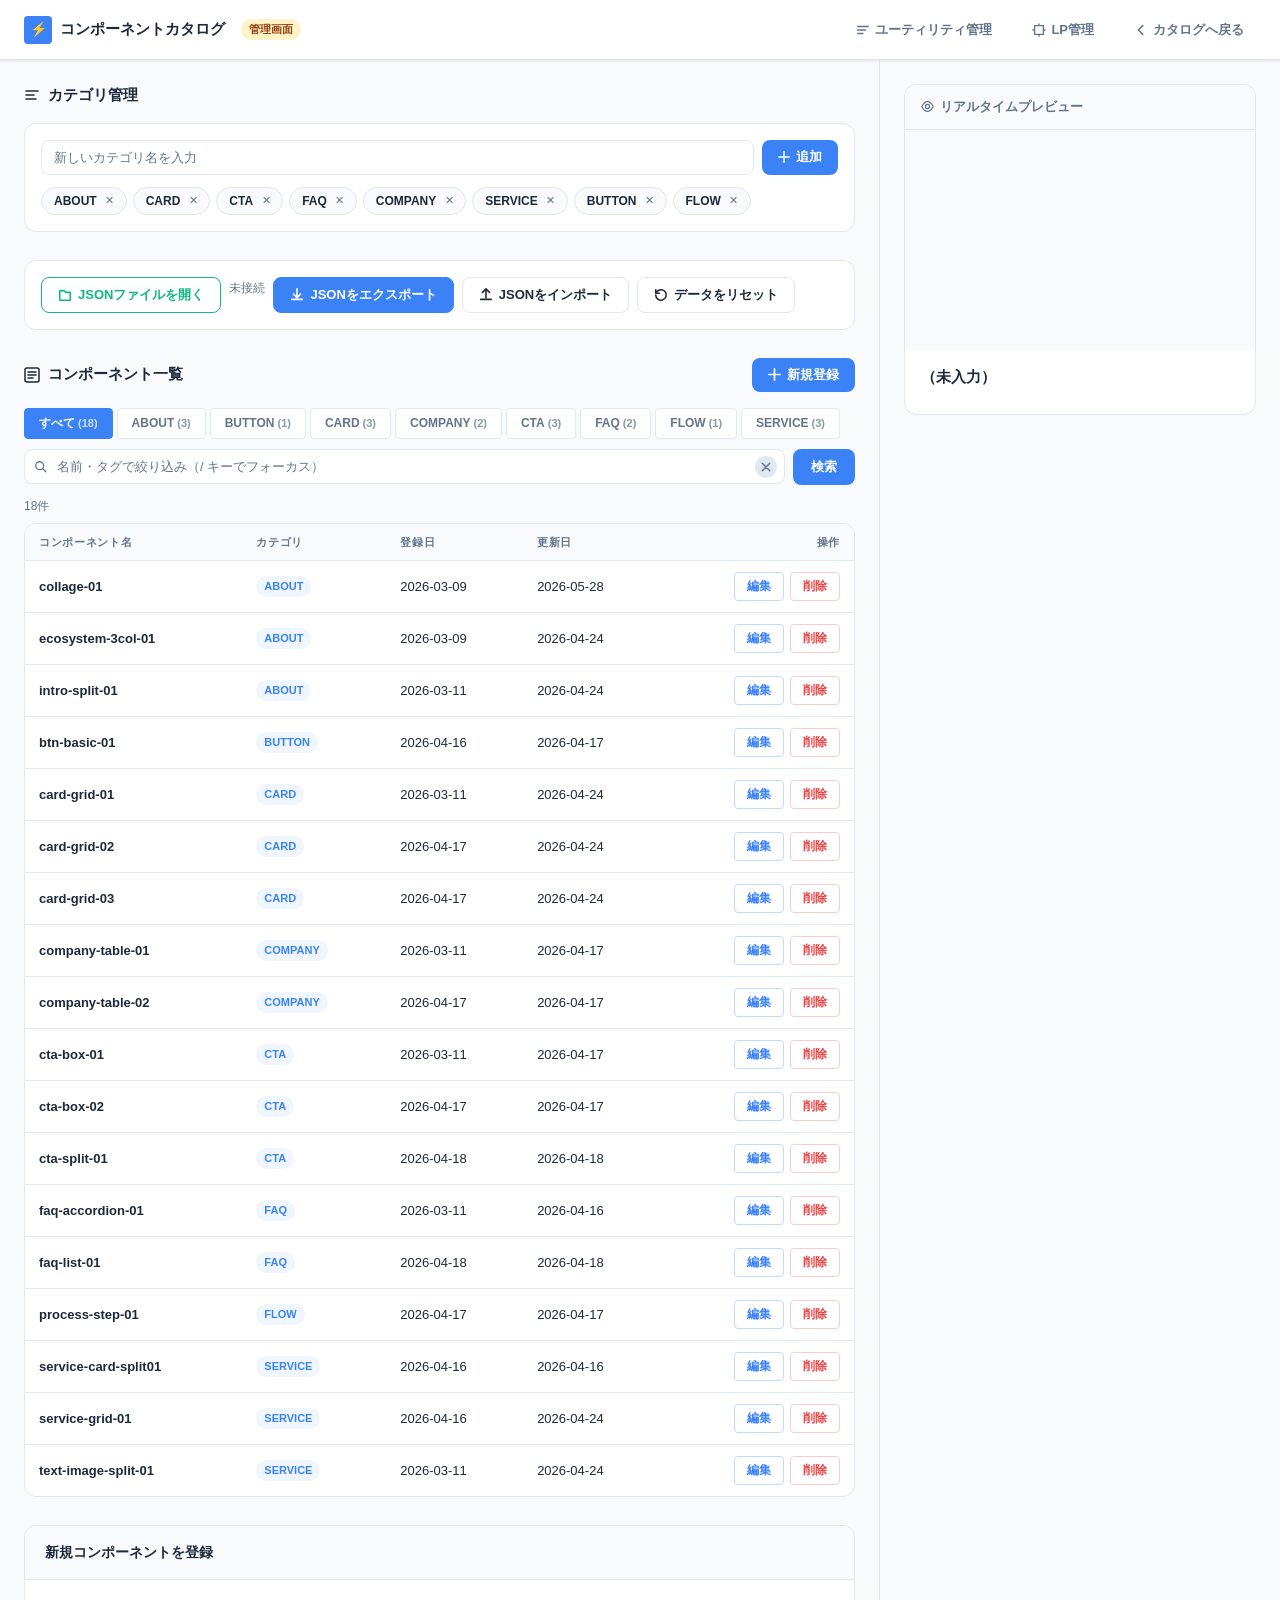
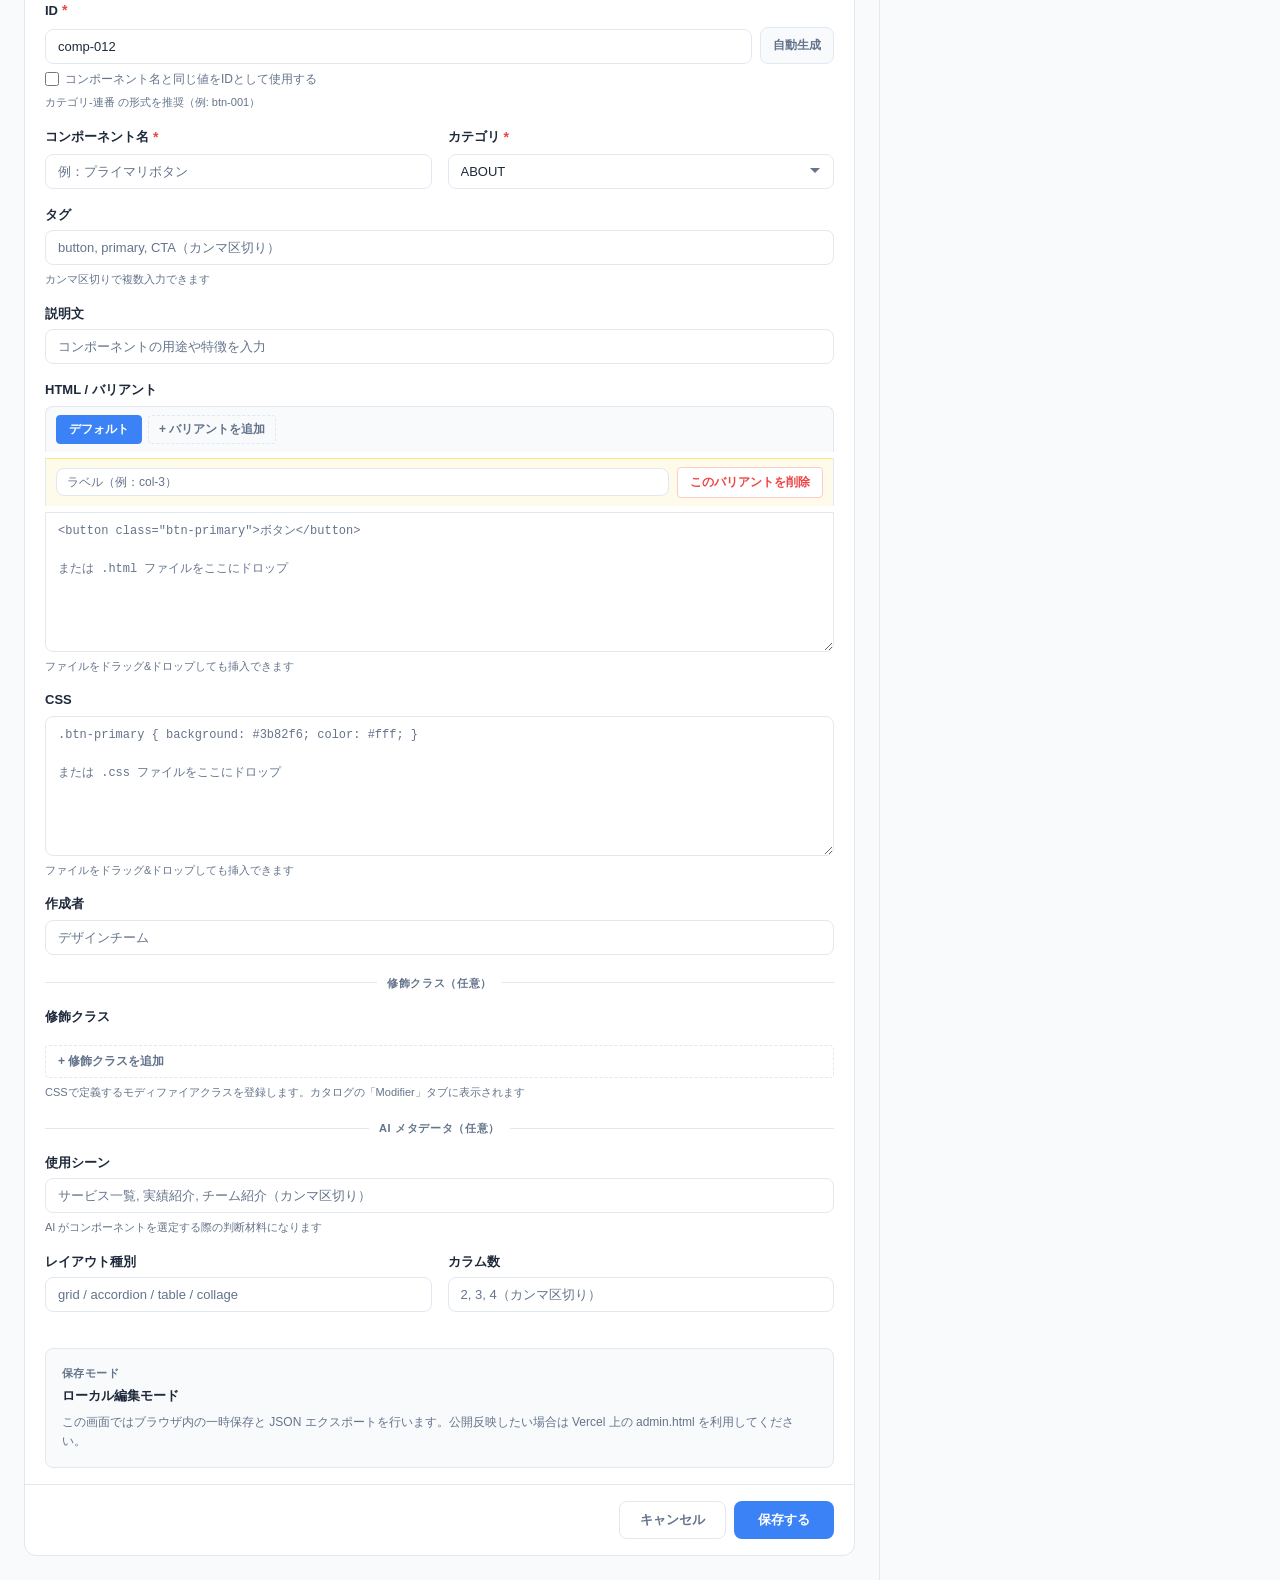
<file: admin.html>
<!DOCTYPE html>
<html lang="ja">
<head>
  <meta charset="UTF-8">
  <meta name="viewport" content="width=device-width, initial-scale=1.0">
  <title>管理画面 — コンポーネントカタログ</title>

  <!-- CSS -->
  <link rel="stylesheet" href="assets/css/variables.css">
  <link rel="stylesheet" href="assets/css/admin.css">
</head>
<body>

  <!-- ============================================================
       ヘッダー
       ============================================================ -->
  <header class="admin-header">
    <a class="admin-logo" href="index.html">
      <span class="admin-logo-icon">⚡</span>
      コンポーネントカタログ
    </a>
    <span class="admin-badge">管理画面</span>
    <div class="header-spacer"></div>
    <a class="header-link" href="utility-admin.html">
      <svg width="14" height="14" viewBox="0 0 16 16" fill="none">
        <path d="M2 4h12M2 8h9M2 12h6" stroke="currentColor" stroke-width="1.5" stroke-linecap="round"/>
      </svg>
      ユーティリティ管理
    </a>
    <a class="header-link" href="lp/admin.html">
      <svg width="14" height="14" viewBox="0 0 16 16" fill="none">
        <path d="M3 3h10v10H3zM8 1v2M8 13v2M1 8h2M13 8h2" stroke="currentColor" stroke-width="1.5" stroke-linecap="round"/>
      </svg>
      LP管理
    </a>
    <a class="header-link" href="index.html">
      <svg width="14" height="14" viewBox="0 0 16 16" fill="none">
        <path d="M10 3L5 8l5 5" stroke="currentColor" stroke-width="1.8" stroke-linecap="round" stroke-linejoin="round"/>
      </svg>
      カタログへ戻る
    </a>
  </header>

  <!-- ============================================================
       メインレイアウト（左カラム | 右カラム）
       ============================================================ -->
  <div class="admin-body">

    <!-- ===== 左カラム ===== -->
    <div class="admin-left">

      <!-- ---- カテゴリ管理 ---- -->
      <div class="section-header">
        <h2 class="section-title">
          <svg width="16" height="16" viewBox="0 0 16 16" fill="none">
            <path d="M2 4h12M2 8h8M2 12h10" stroke="currentColor" stroke-width="1.5" stroke-linecap="round"/>
          </svg>
          カテゴリ管理
        </h2>
      </div>
      <div class="category-manager">
        <div class="category-add-row">
          <input class="form-input" type="text" id="new-category-input" placeholder="新しいカテゴリ名を入力" autocomplete="off">
          <button class="btn-new" id="btn-add-category" type="button">
            <svg width="12" height="12" viewBox="0 0 16 16" fill="none">
              <path d="M8 1v14M1 8h14" stroke="currentColor" stroke-width="2" stroke-linecap="round"/>
            </svg>
            追加
          </button>
        </div>
        <div class="category-chips" id="category-chips">
          <!-- admin.js で動的生成 -->
        </div>
      </div>

      <!-- ---- JSON 操作 ---- -->
      <div class="json-actions">
        <button class="btn-json btn-json-file" id="btn-open-file">
          <svg width="14" height="14" viewBox="0 0 16 16" fill="none">
            <path d="M2 3h5l2 2h5v9H2z" stroke="currentColor" stroke-width="1.8" stroke-linecap="round" stroke-linejoin="round"/>
          </svg>
          JSONファイルを開く
        </button>
        <div class="file-status" id="file-status">未接続</div>
        <button class="btn-json btn-json-export" id="btn-export">
          <svg width="14" height="14" viewBox="0 0 16 16" fill="none">
            <path d="M8 1v10M4 7l4 4 4-4M2 13h12" stroke="currentColor" stroke-width="1.8" stroke-linecap="round" stroke-linejoin="round"/>
          </svg>
          JSONをエクスポート
        </button>
        <button class="btn-json" id="btn-import">
          <svg width="14" height="14" viewBox="0 0 16 16" fill="none">
            <path d="M8 11V1M4 5l4-4 4 4M2 13h12" stroke="currentColor" stroke-width="1.8" stroke-linecap="round" stroke-linejoin="round"/>
          </svg>
          JSONをインポート
        </button>
        <button class="btn-json" id="btn-reset">
          <svg width="14" height="14" viewBox="0 0 16 16" fill="none">
            <path d="M2 8a6 6 0 1 0 1.5-4M2 2v4h4" stroke="currentColor" stroke-width="1.8" stroke-linecap="round" stroke-linejoin="round"/>
          </svg>
          データをリセット
        </button>
      </div>

      <!-- ---- コンポーネント一覧 ---- -->
      <div class="section-header">
        <h2 class="section-title">
          <svg width="16" height="16" viewBox="0 0 16 16" fill="none">
            <rect x="1" y="1" width="14" height="14" rx="2" stroke="currentColor" stroke-width="1.5"/>
            <path d="M4 5h8M4 8h8M4 11h5" stroke="currentColor" stroke-width="1.5" stroke-linecap="round"/>
          </svg>
          コンポーネント一覧
        </h2>
        <button class="btn-new" id="btn-new">
          <svg width="13" height="13" viewBox="0 0 16 16" fill="none">
            <path d="M8 1v14M1 8h14" stroke="currentColor" stroke-width="2" stroke-linecap="round"/>
          </svg>
          新規登録
        </button>
      </div>

      <!-- カテゴリタブ + テキスト検索 -->
      <div class="list-controls">
        <div class="list-tabs" id="list-tabs">
          <!-- admin.js で動的生成 -->
        </div>
        <div class="list-search-wrap">
          <div class="list-search-field">
            <svg class="list-search-icon" width="14" height="14" viewBox="0 0 16 16" fill="none">
              <circle cx="6.5" cy="6.5" r="4.5" stroke="currentColor" stroke-width="1.5"/>
              <path d="M10 10l3.5 3.5" stroke="currentColor" stroke-width="1.5" stroke-linecap="round"/>
            </svg>
            <input class="form-input" type="search" id="list-search" placeholder="名前・タグで絞り込み（/ キーでフォーカス）" autocomplete="off">
            <button class="btn-search-clear" type="button" id="btn-search-clear" hidden aria-label="検索をクリア">
              <svg width="10" height="10" viewBox="0 0 16 16" fill="none">
                <path d="M2 2l12 12M14 2L2 14" stroke="currentColor" stroke-width="2.5" stroke-linecap="round"/>
              </svg>
            </button>
          </div>
          <button class="btn-list-search" type="button" id="btn-list-search">検索</button>
        </div>
      </div>

      <div class="list-count" id="list-count"></div>

      <div class="table-wrapper">
        <table class="component-table">
          <thead>
            <tr>
              <th>コンポーネント名</th>
              <th>カテゴリ</th>
              <th>登録日</th>
              <th>更新日</th>
              <th style="text-align:right">操作</th>
            </tr>
          </thead>
          <tbody id="component-tbody">
            <!-- admin.js で動的生成 -->
          </tbody>
        </table>
      </div>

      <!-- ---- 削除済みコンポーネント ---- -->
      <div id="deleted-section" style="display:none">
        <div class="section-header">
          <h2 class="section-title">
            <svg width="16" height="16" viewBox="0 0 16 16" fill="none">
              <path d="M2 4h12M5 4V2h6v2M6 7v5M10 7v5M3 4l1 9h8l1-9" stroke="currentColor" stroke-width="1.5" stroke-linecap="round" stroke-linejoin="round"/>
            </svg>
            削除済みコンポーネント
          </h2>
        </div>
        <div class="table-wrapper">
          <table class="component-table">
            <thead>
              <tr>
                <th>コンポーネント名</th>
                <th>カテゴリ</th>
                <th>削除日</th>
                <th style="text-align:right">操作</th>
              </tr>
            </thead>
            <tbody id="deleted-tbody">
            </tbody>
          </table>
        </div>
      </div>

      <!-- ---- 登録・編集フォーム ---- -->
      <div class="form-panel" id="form-panel">
        <div class="form-panel-header">
          <span class="form-panel-title" id="form-panel-title">新規コンポーネントを登録</span>
        </div>

        <div class="form-panel-body">

          <!-- ID -->
          <div class="form-group">
            <label class="form-label" for="f-id">
              ID <span class="required-mark">*</span>
            </label>
            <div class="form-id-row">
              <input class="form-input" type="text" id="f-id" placeholder="btn-001" autocomplete="off">
              <button class="btn-gen-id" id="btn-gen-id" type="button">自動生成</button>
            </div>
            <label class="sync-label">
              <input type="checkbox" id="sync-id-name">
              コンポーネント名と同じ値をIDとして使用する
            </label>
            <span class="form-hint">カテゴリ-連番 の形式を推奨（例: btn-001）</span>
          </div>

          <!-- 名前 & カテゴリ -->
          <div class="form-row">
            <div class="form-group">
              <label class="form-label" for="f-name">
                コンポーネント名 <span class="required-mark">*</span>
              </label>
              <input class="form-input" type="text" id="f-name" placeholder="例：プライマリボタン" autocomplete="off">
            </div>
            <div class="form-group">
              <label class="form-label" for="f-category">
                カテゴリ <span class="required-mark">*</span>
              </label>
              <select class="form-select" id="f-category">
                <!-- admin.js で動的生成 -->
              </select>
            </div>
          </div>

          <!-- タグ -->
          <div class="form-group">
            <label class="form-label" for="f-tags">タグ</label>
            <input class="form-input" type="text" id="f-tags" placeholder="button, primary, CTA（カンマ区切り）" autocomplete="off">
            <span class="form-hint">カンマ区切りで複数入力できます</span>
          </div>

          <!-- 説明文 -->
          <div class="form-group">
            <label class="form-label" for="f-description">説明文</label>
            <input class="form-input" type="text" id="f-description" placeholder="コンポーネントの用途や特徴を入力" autocomplete="off">
          </div>

          <!-- HTML / バリアント -->
          <div class="form-group">
            <label class="form-label">HTML / バリアント</label>
            <!-- バリアントタブバー -->
            <div class="variant-tab-bar" id="variant-tab-bar">
              <!-- admin.js で動的生成 -->
            </div>
            <!-- バリアントラベル編集行（バリアントタブ選択時のみ表示） -->
            <div class="variant-label-row" id="variant-label-row" hidden>
              <input
                class="form-input"
                type="text"
                id="f-variant-label"
                placeholder="ラベル（例：col-3）"
                autocomplete="off"
              >
              <button class="btn-delete-variant" id="btn-delete-variant" type="button">このバリアントを削除</button>
            </div>
            <textarea
              class="form-textarea large"
              id="f-html"
              placeholder="<button class=&quot;btn-primary&quot;>ボタン</button>&#10;&#10;または .html ファイルをここにドロップ"
              spellcheck="false"
            ></textarea>
            <span class="form-hint">ファイルをドラッグ&amp;ドロップしても挿入できます</span>
          </div>

          <!-- CSS -->
          <div class="form-group">
            <label class="form-label" for="f-css">CSS</label>
            <textarea
              class="form-textarea large"
              id="f-css"
              placeholder=".btn-primary { background: #3b82f6; color: #fff; }&#10;&#10;または .css ファイルをここにドロップ"
              spellcheck="false"
            ></textarea>
            <span class="form-hint">ファイルをドラッグ&amp;ドロップしても挿入できます</span>
          </div>

          <!-- 作成者 -->
          <div class="form-group">
            <label class="form-label" for="f-author">作成者</label>
            <input class="form-input" type="text" id="f-author" placeholder="デザインチーム" autocomplete="off">
          </div>

          <!-- 修飾クラス -->
          <div class="form-section-divider">
            <span class="form-section-divider-label">修飾クラス（任意）</span>
          </div>
          <div class="form-group">
            <label class="form-label">修飾クラス</label>
            <div class="modifier-rows" id="modifier-rows">
              <!-- admin.js で動的生成 -->
            </div>
            <button class="btn-add-modifier" id="btn-add-modifier" type="button">+ 修飾クラスを追加</button>
            <span class="form-hint">CSSで定義するモディファイアクラスを登録します。カタログの「Modifier」タブに表示されます</span>
          </div>

          <!-- AI メタデータ -->
          <div class="form-section-divider">
            <span class="form-section-divider-label">AI メタデータ（任意）</span>
          </div>

          <!-- 使用シーン -->
          <div class="form-group">
            <label class="form-label" for="f-use-cases">使用シーン</label>
            <input class="form-input" type="text" id="f-use-cases" placeholder="サービス一覧, 実績紹介, チーム紹介（カンマ区切り）" autocomplete="off">
            <span class="form-hint">AI がコンポーネントを選定する際の判断材料になります</span>
          </div>

          <!-- レイアウト種別 & カラム数 -->
          <div class="form-row">
            <div class="form-group">
              <label class="form-label" for="f-layout">レイアウト種別</label>
              <input class="form-input" type="text" id="f-layout" placeholder="grid / accordion / table / collage" autocomplete="off">
            </div>
            <div class="form-group">
              <label class="form-label" for="f-columns">カラム数</label>
              <input class="form-input" type="text" id="f-columns" placeholder="2, 3, 4（カンマ区切り）" autocomplete="off">
            </div>
          </div>

        </div><!-- /form-panel-body -->

        <div class="save-mode-panel" id="save-mode-panel">
          <div class="save-mode-header">
            <div>
              <p class="save-mode-label">保存モード</p>
              <p class="save-mode-status" id="save-mode-status">ローカル編集モード</p>
            </div>
          </div>
          <p class="save-mode-hint" id="save-mode-hint">
            公開反映したい場合は、Vercel 上の <code>admin.html</code> から保存してください。
          </p>
          <div class="save-mode-fields" id="remote-save-fields" hidden>
            <div class="form-group compact">
              <label class="form-label" for="remote-admin-password">管理用パスワード</label>
              <input
                class="form-input"
                type="password"
                id="remote-admin-password"
                placeholder="Vercel に設定した ADMIN_PASSWORD"
                autocomplete="current-password"
              >
              <span class="form-hint">公開保存を行うときだけ使います。ブラウザを閉じるまで保持されます。</span>
            </div>
          </div>
        </div>

        <div class="form-footer">
          <button class="btn-cancel" id="btn-cancel" type="button">キャンセル</button>
          <button class="btn-save" id="btn-save" type="button">保存する</button>
        </div>

      </div><!-- /form-panel -->

    </div><!-- /admin-left -->

    <!-- ===== 右カラム（プレビュー） ===== -->
    <div class="admin-right">
      <div class="preview-panel">
        <div class="preview-panel-header">
          <svg width="13" height="13" viewBox="0 0 16 16" fill="none">
            <path d="M1 8s3-6 7-6 7 6 7 6-3 6-7 6-7-6-7-6z" stroke="currentColor" stroke-width="1.5"/>
            <circle cx="8" cy="8" r="2.5" stroke="currentColor" stroke-width="1.5"/>
          </svg>
          リアルタイムプレビュー
        </div>

        <!-- iframe プレビュー -->
        <div class="preview-iframe-wrap">
          <iframe
            id="preview-iframe"
            title="コンポーネントプレビュー"
            sandbox="allow-scripts allow-same-origin"
          ></iframe>
        </div>

        <!-- メタ情報 -->
        <div class="preview-meta">
          <div class="preview-name" id="preview-name">（未入力）</div>
          <div class="preview-description" id="preview-description"></div>
          <div class="preview-tags" id="preview-tags"></div>
        </div>
      </div><!-- /preview-panel -->
    </div><!-- /admin-right -->

  </div><!-- /admin-body -->

  <!-- ============================================================
       削除確認ダイアログ
       ============================================================ -->
  <div class="dialog-overlay" id="dialog-overlay" role="dialog" aria-modal="true">
    <div class="dialog">
      <div class="dialog-icon">🗑️</div>
      <div class="dialog-title">削除の確認</div>
      <div class="dialog-message" id="dialog-message">このコンポーネントを削除しますか？</div>
      <div class="dialog-actions">
        <button class="btn-cancel" id="btn-delete-cancel">キャンセル</button>
        <button class="btn-save" style="background:var(--color-danger)" id="btn-delete-confirm">削除する</button>
      </div>
    </div>
  </div>

  <!-- トースト通知コンテナ -->
  <div class="toast-container" id="toast-container"></div>

  <!-- JavaScript -->
  <!-- インラインデータ（file:// での直接開きに対応） -->
  <script src="data/components-data.js"></script>
  <script src="assets/js/utils.js"></script>
  <script src="assets/js/admin.js"></script>
</body>
</html>
</file>
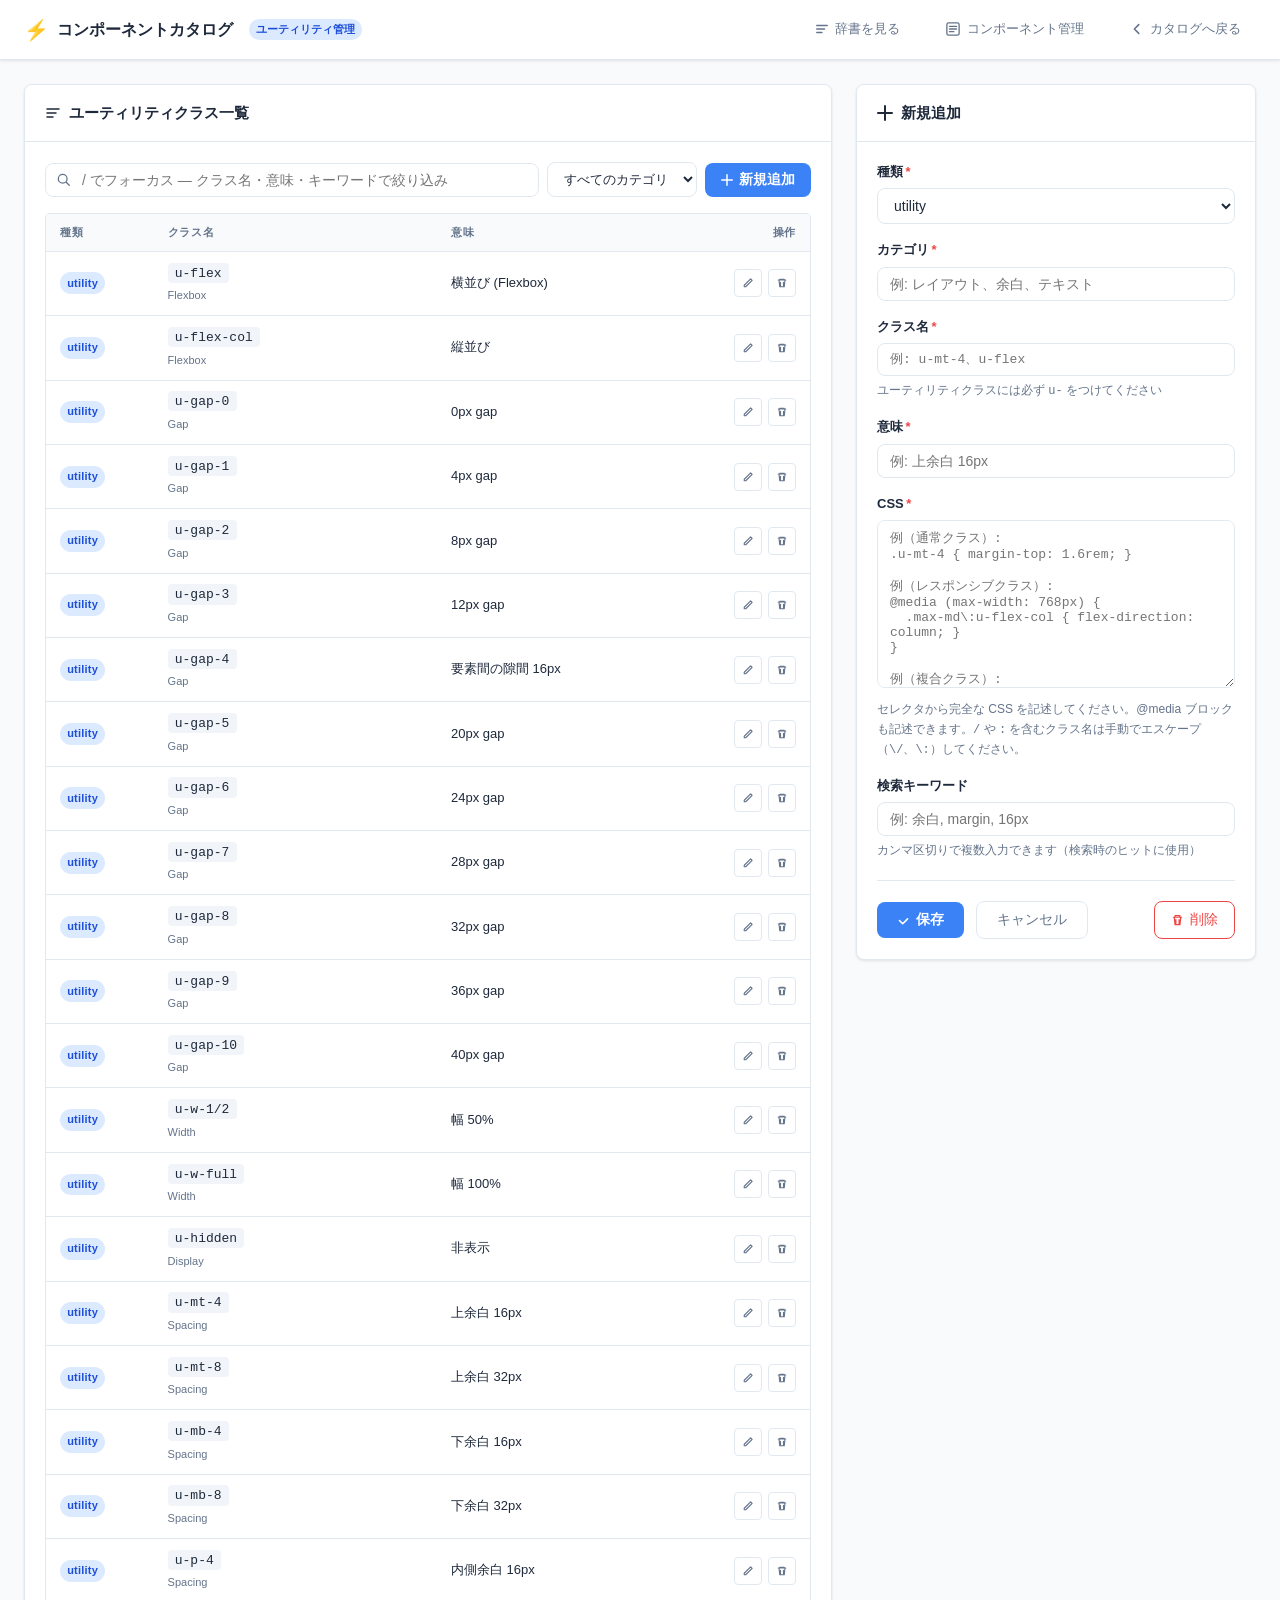
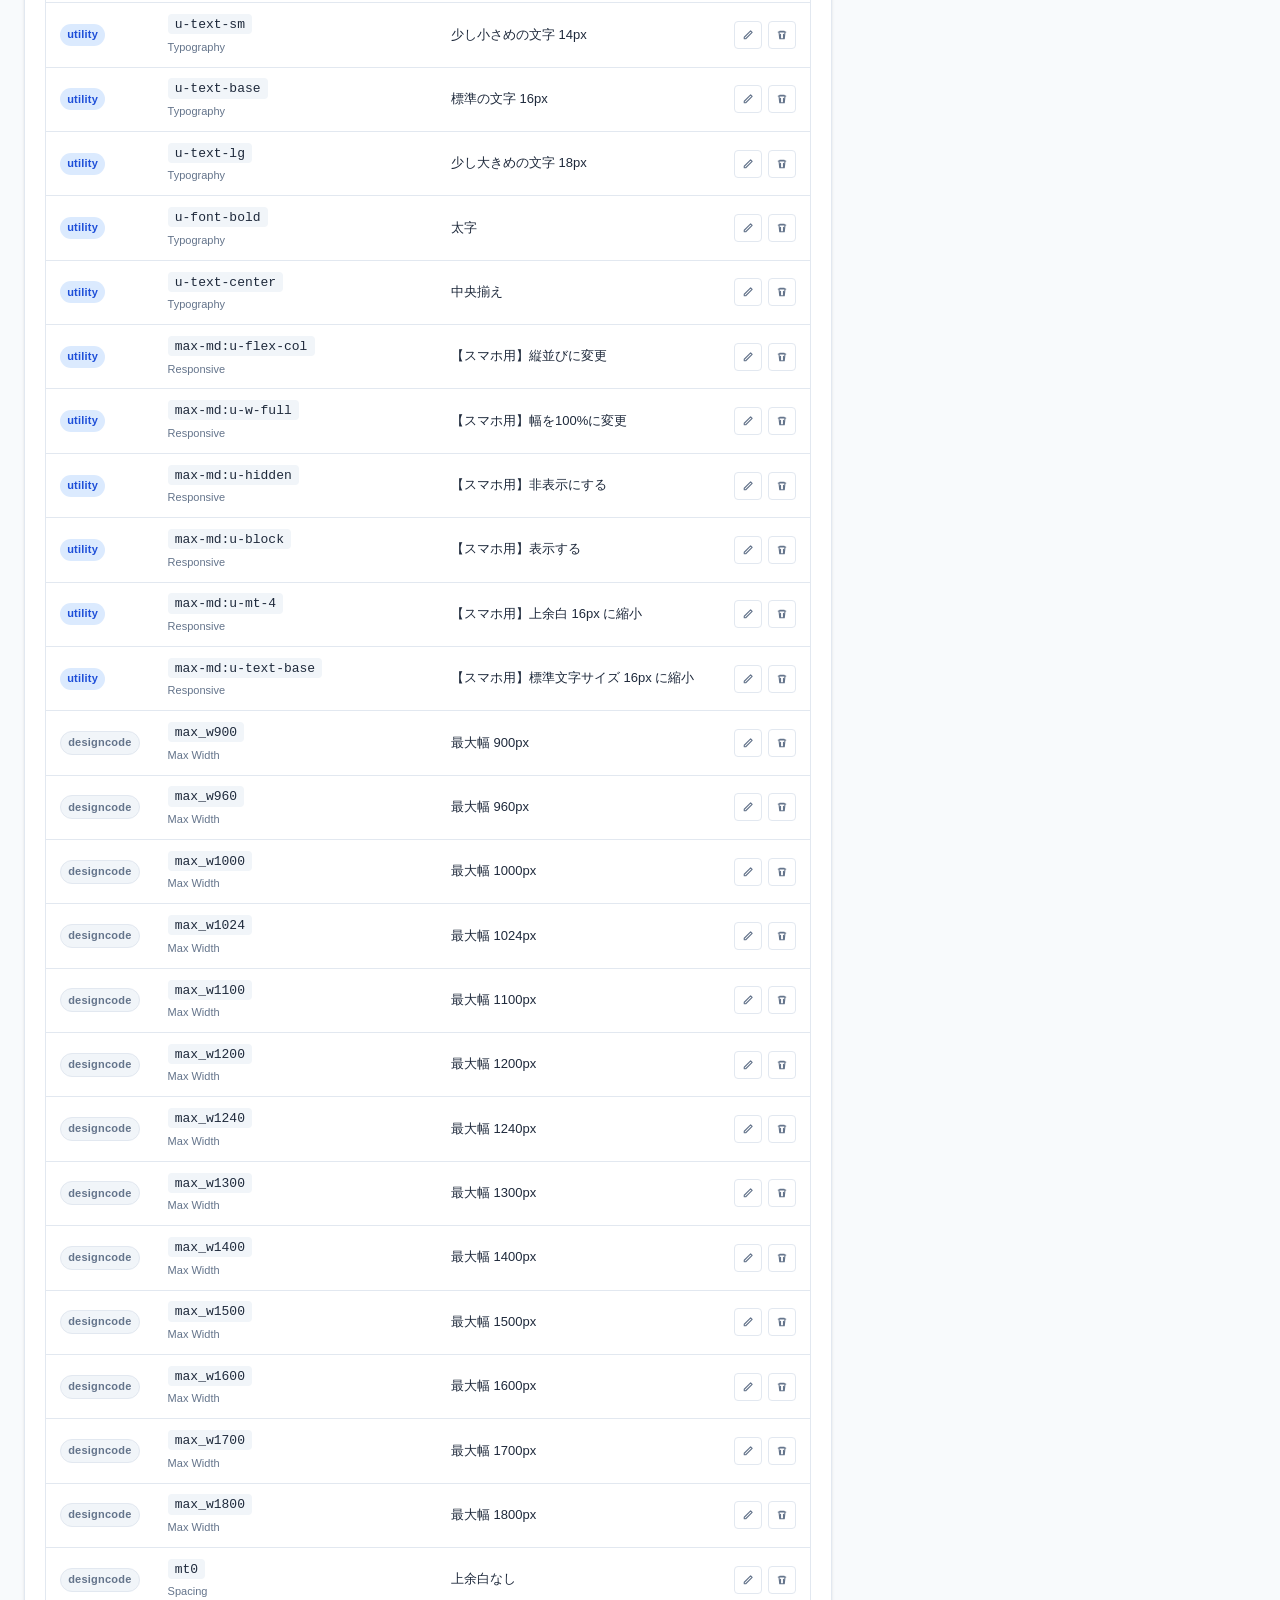
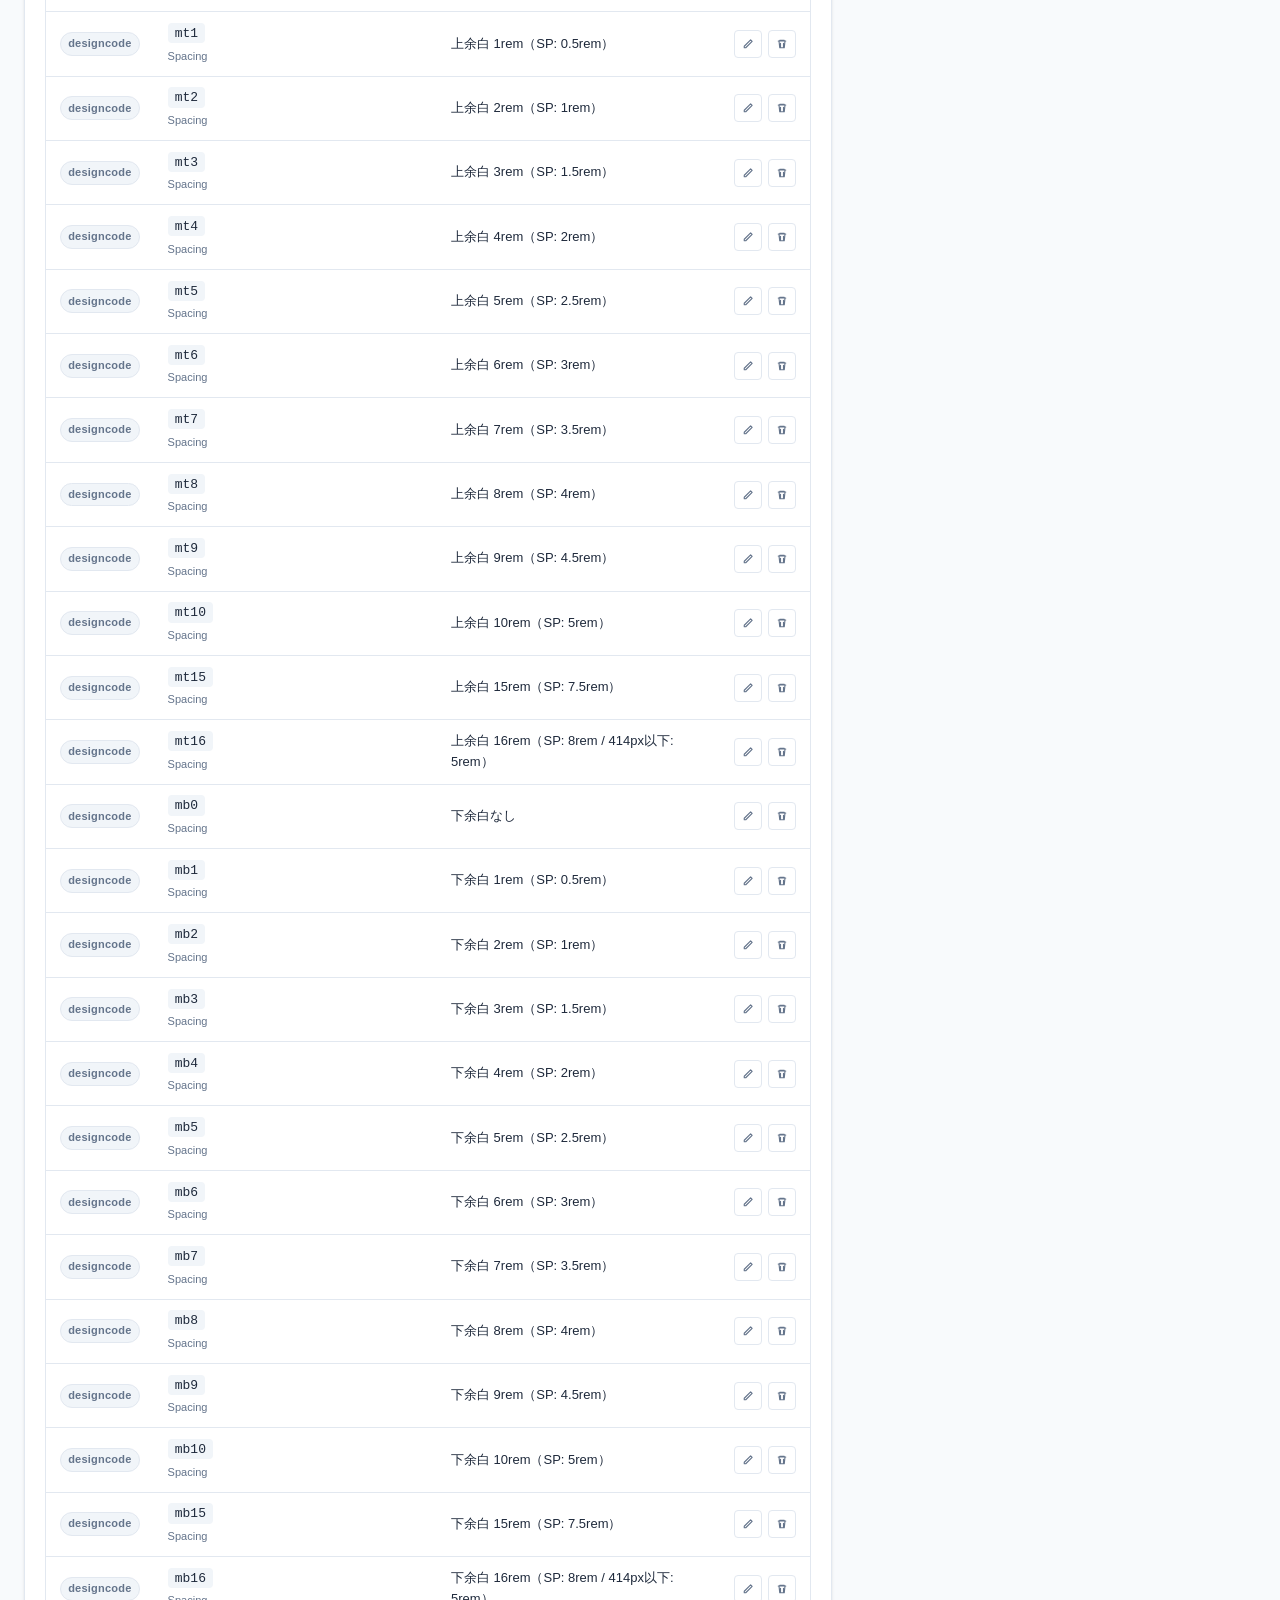
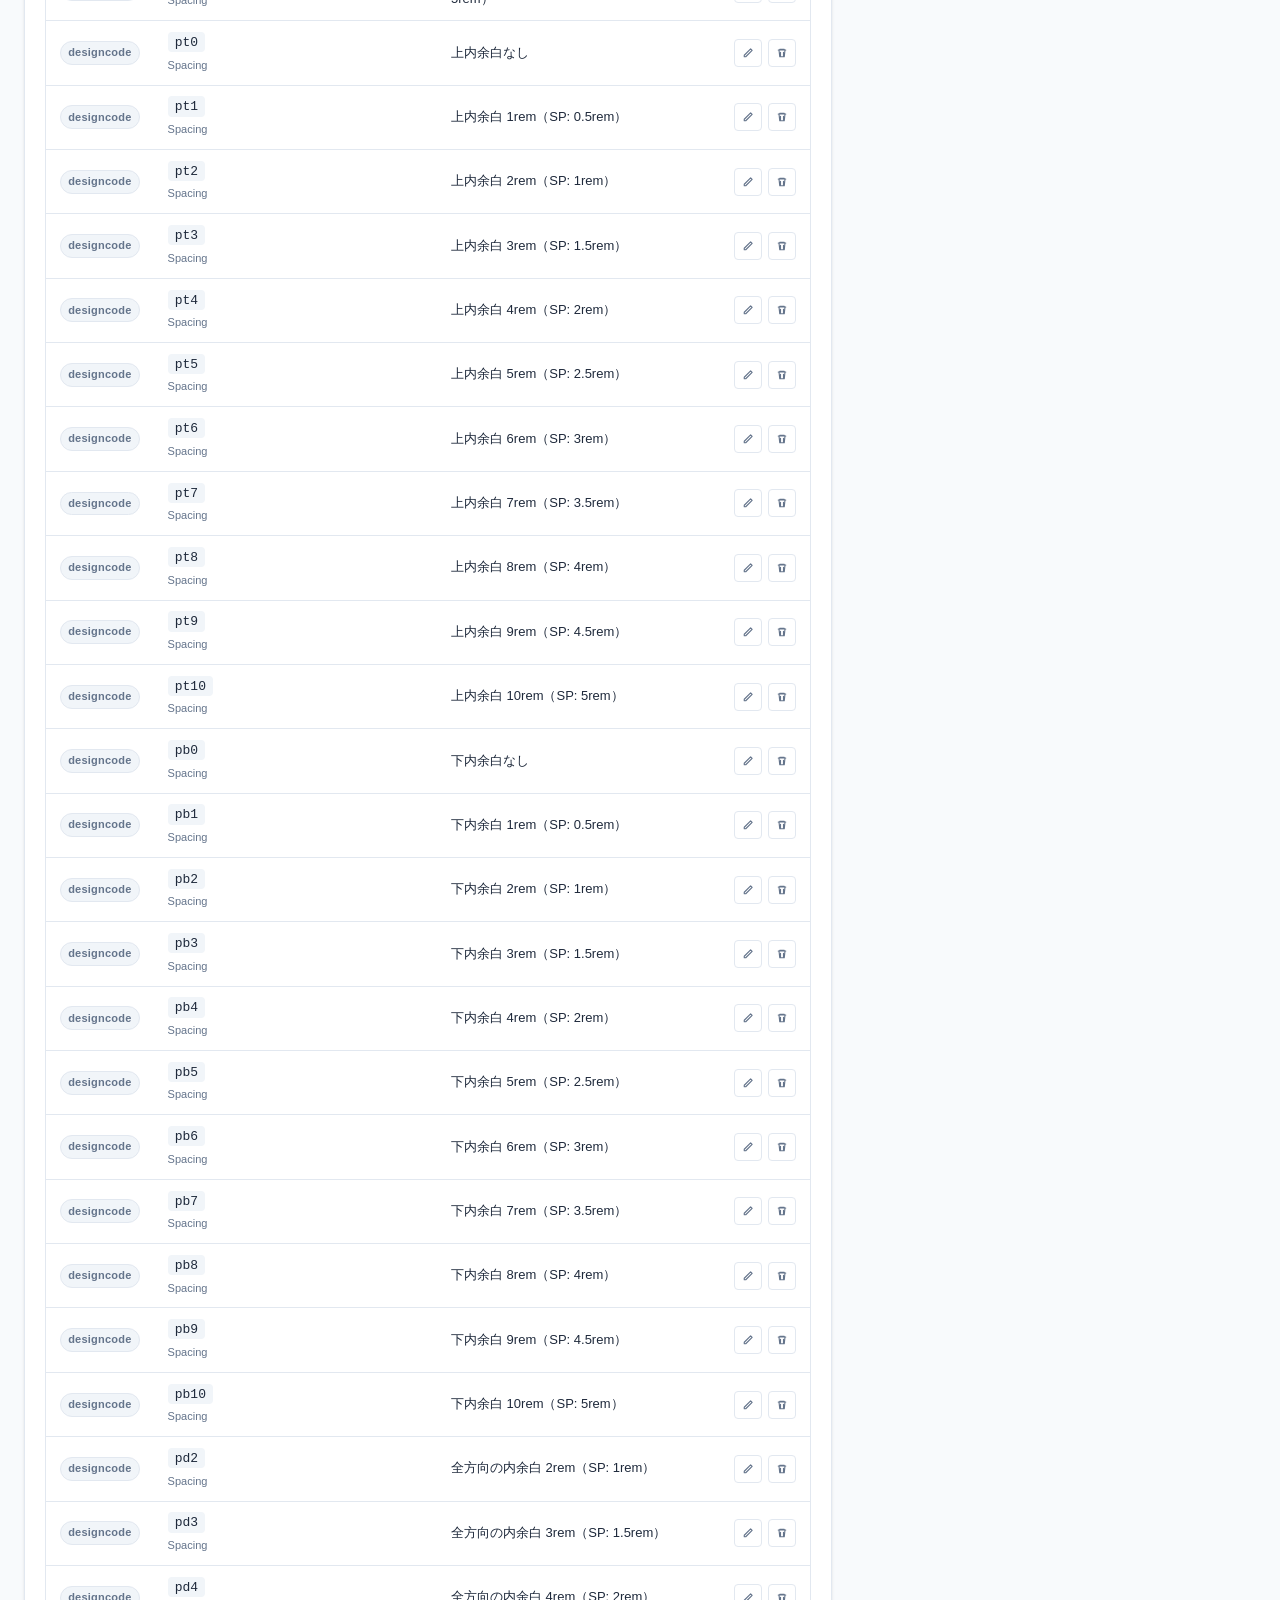
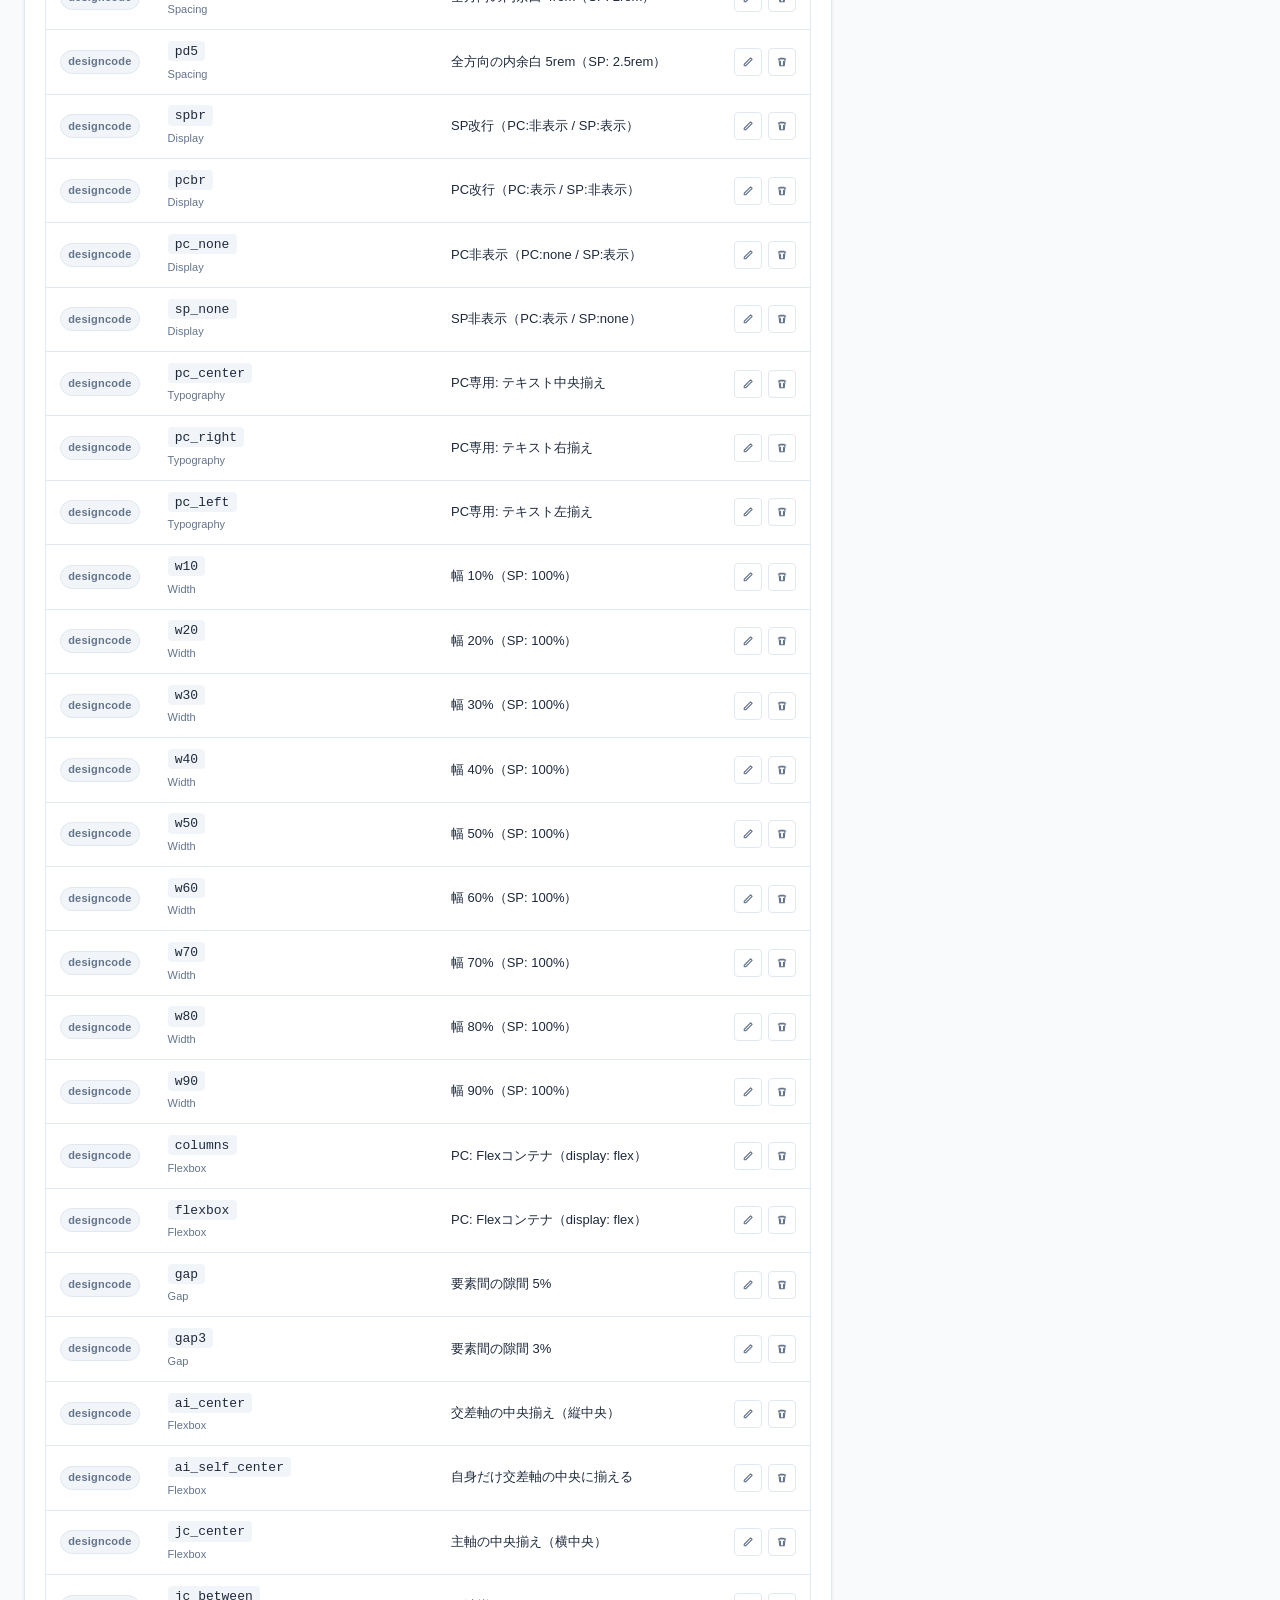
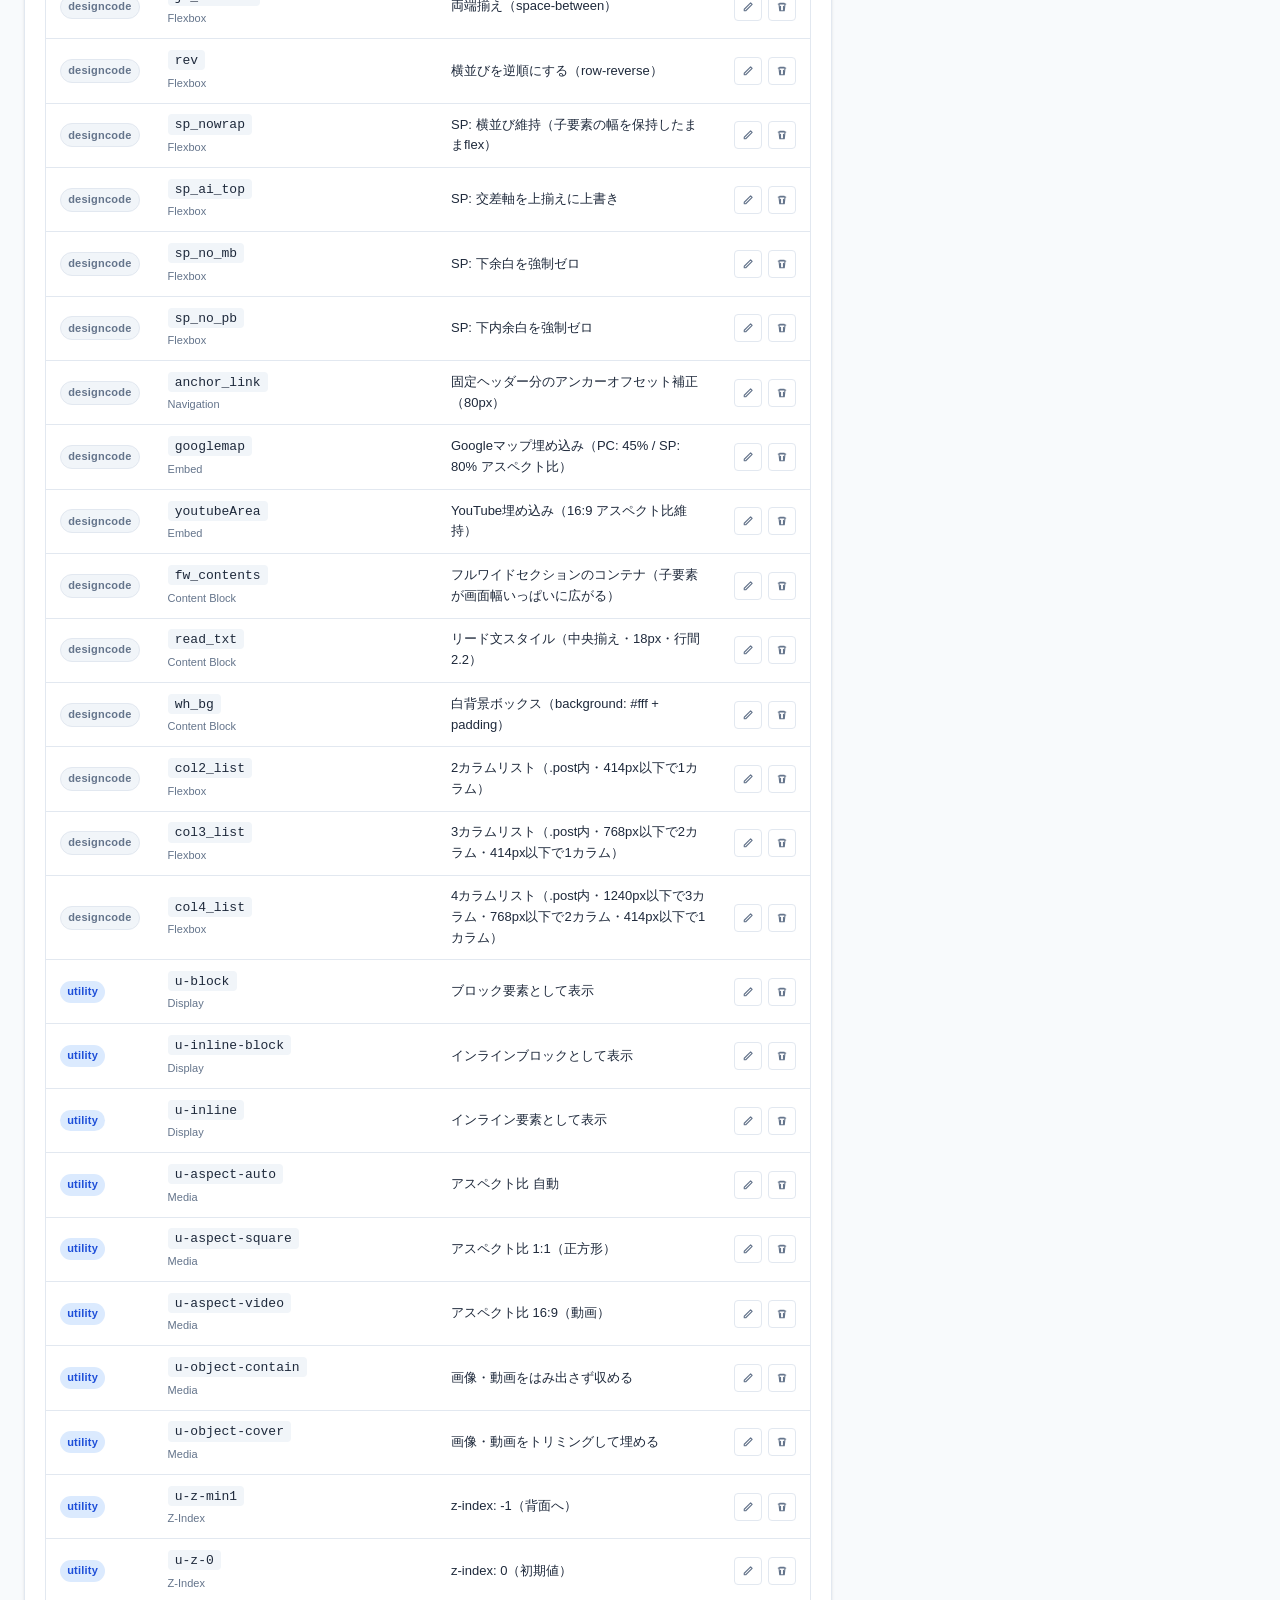
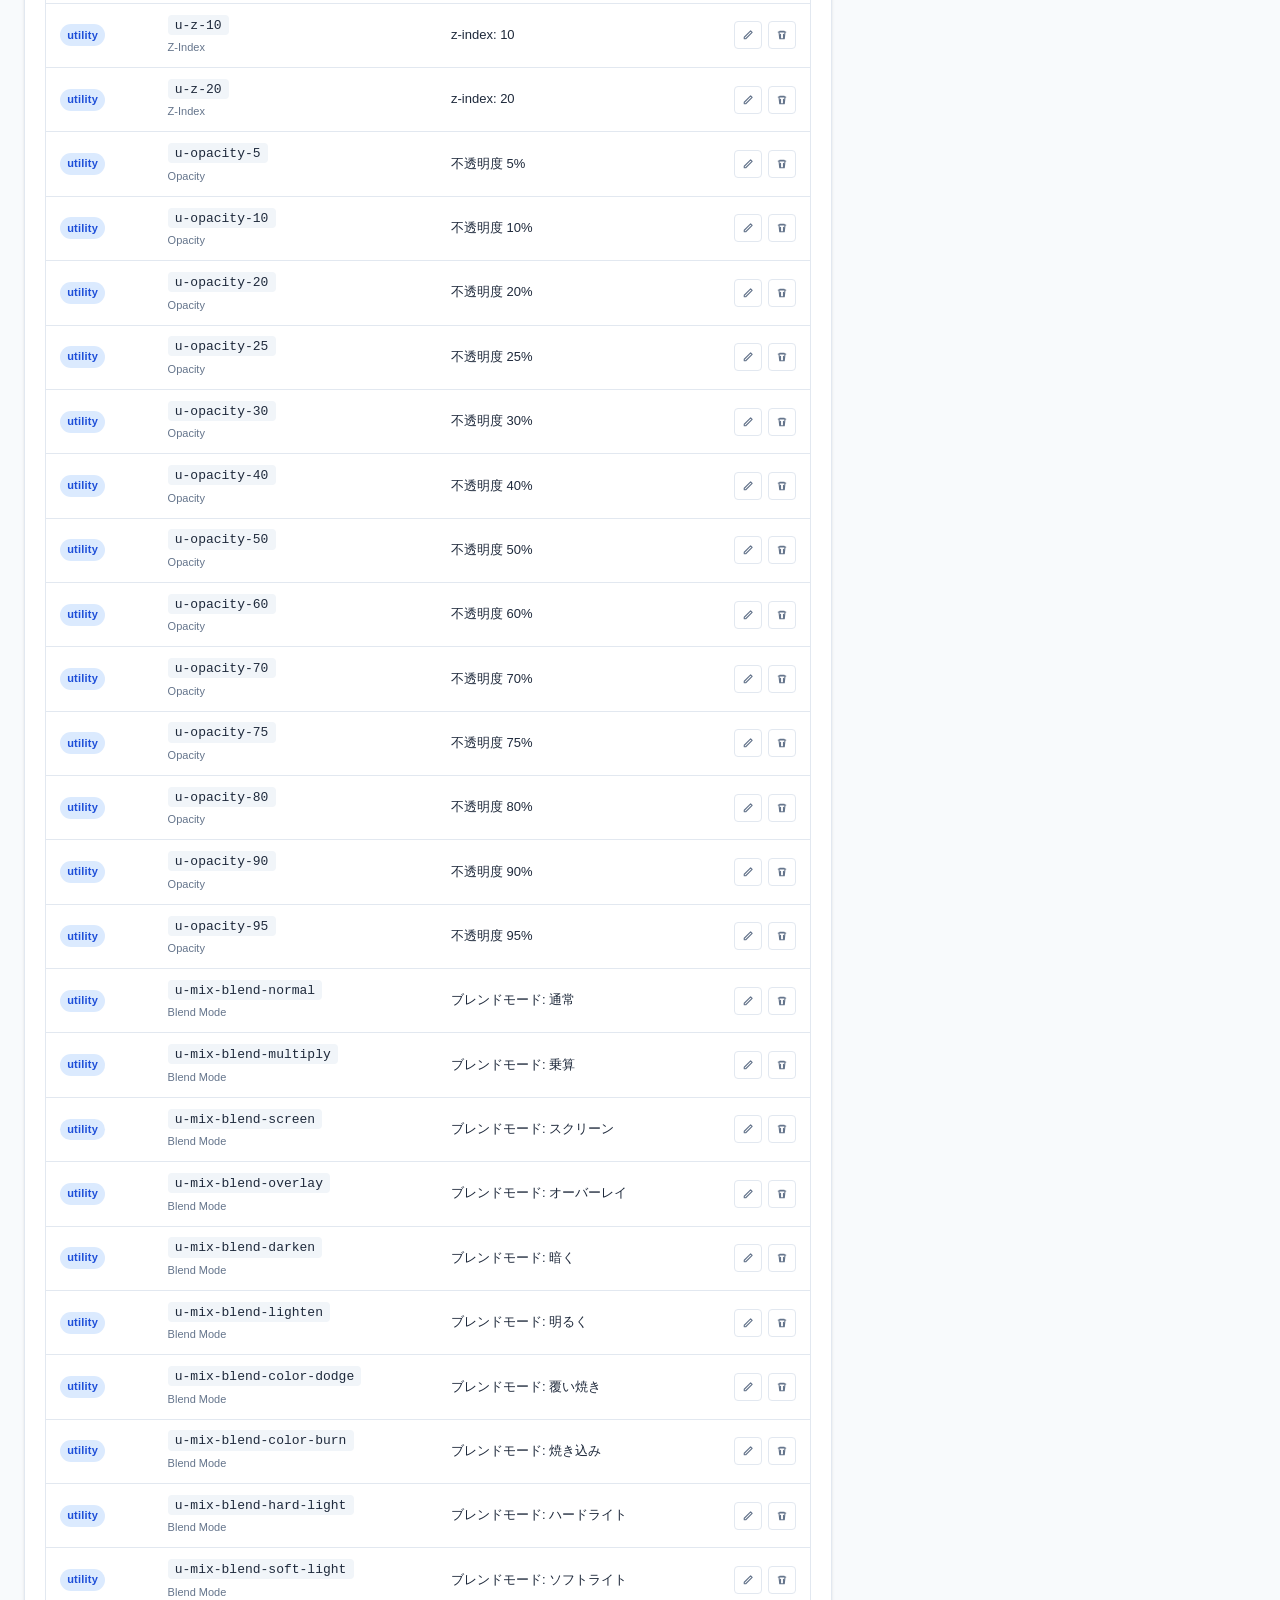
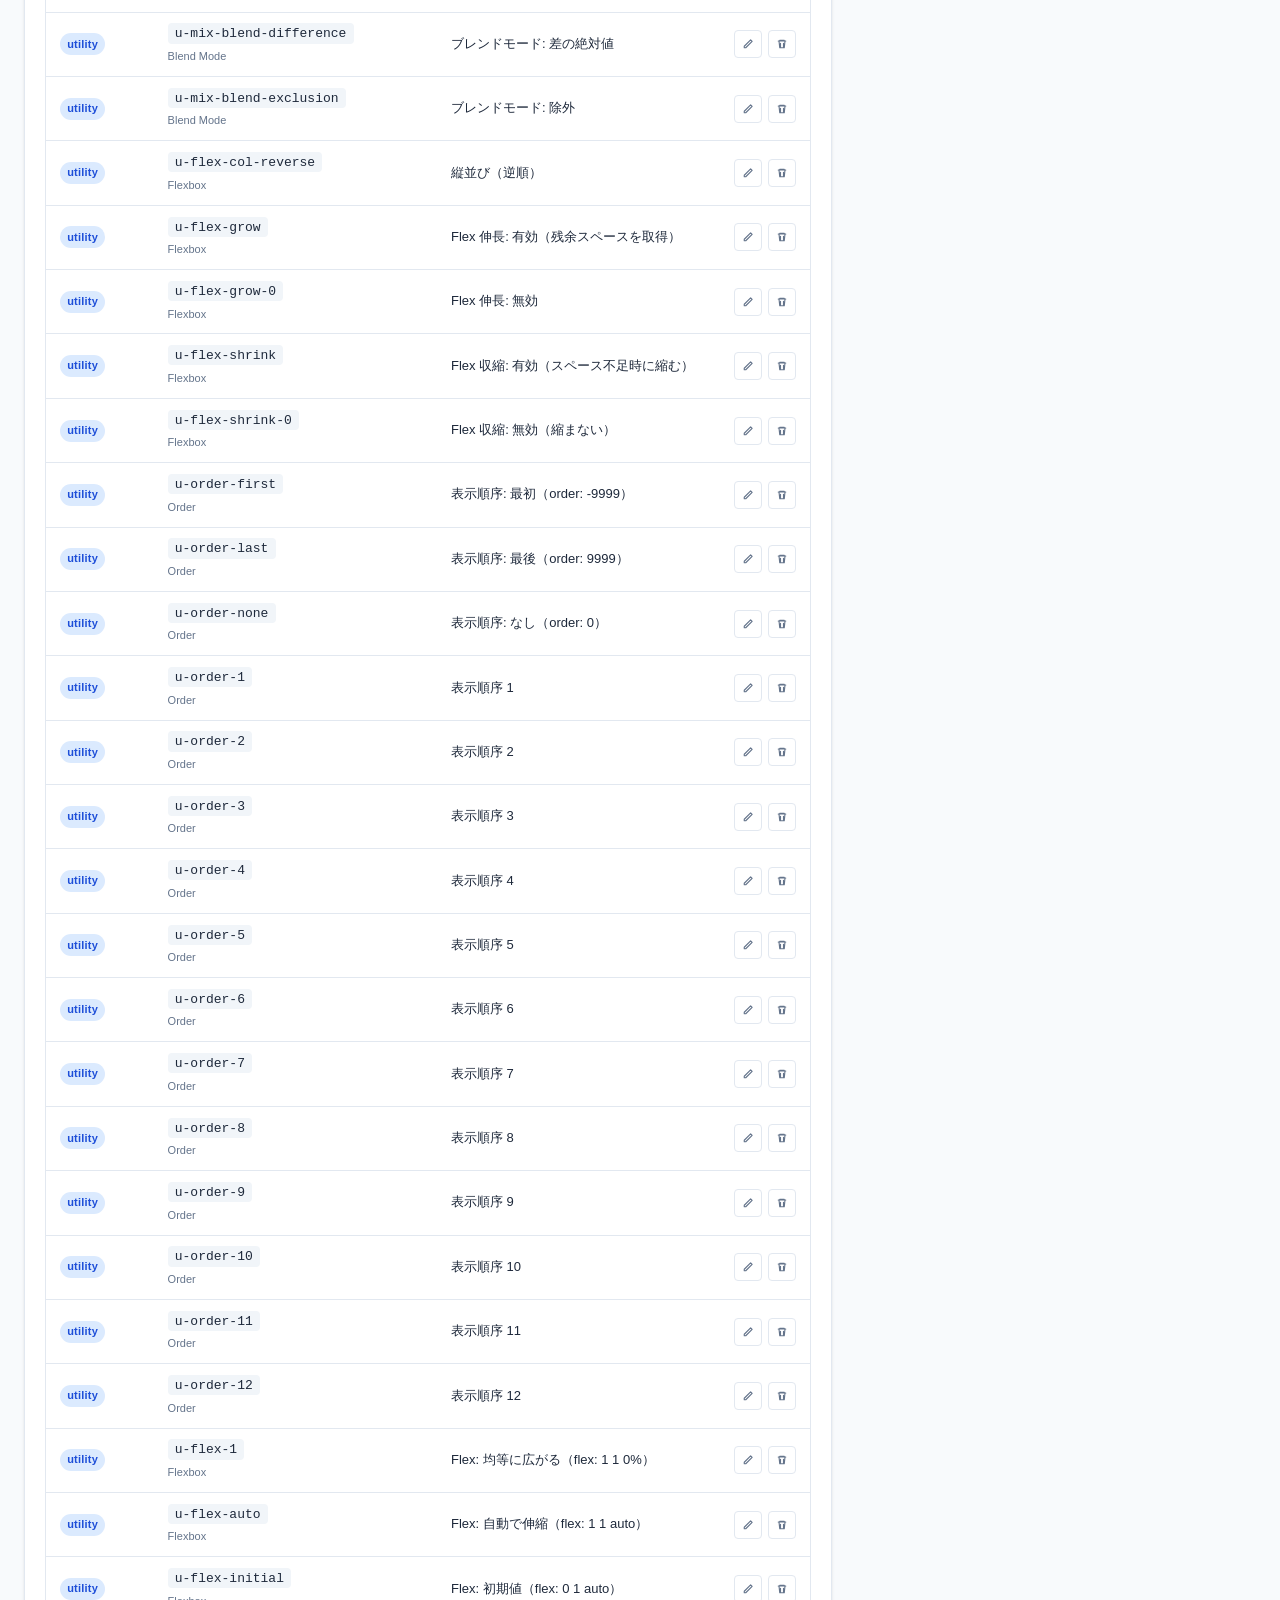
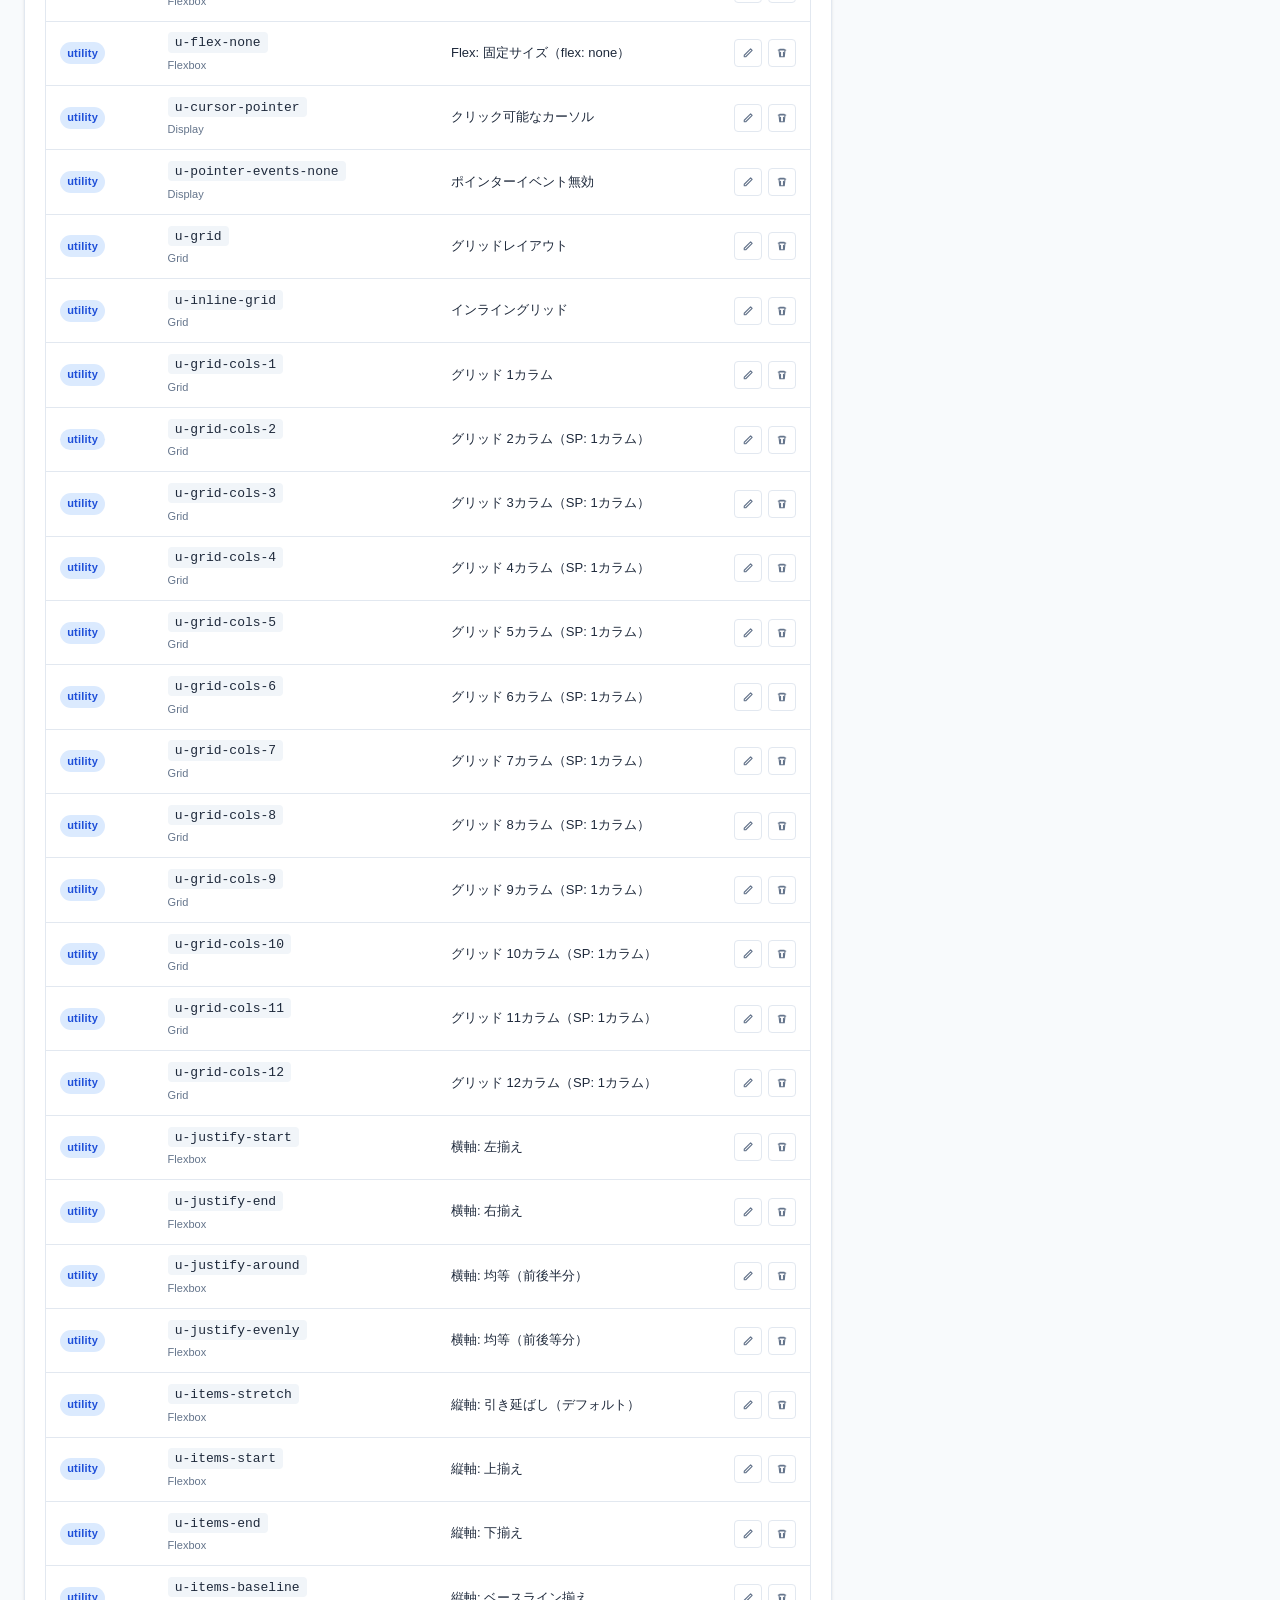
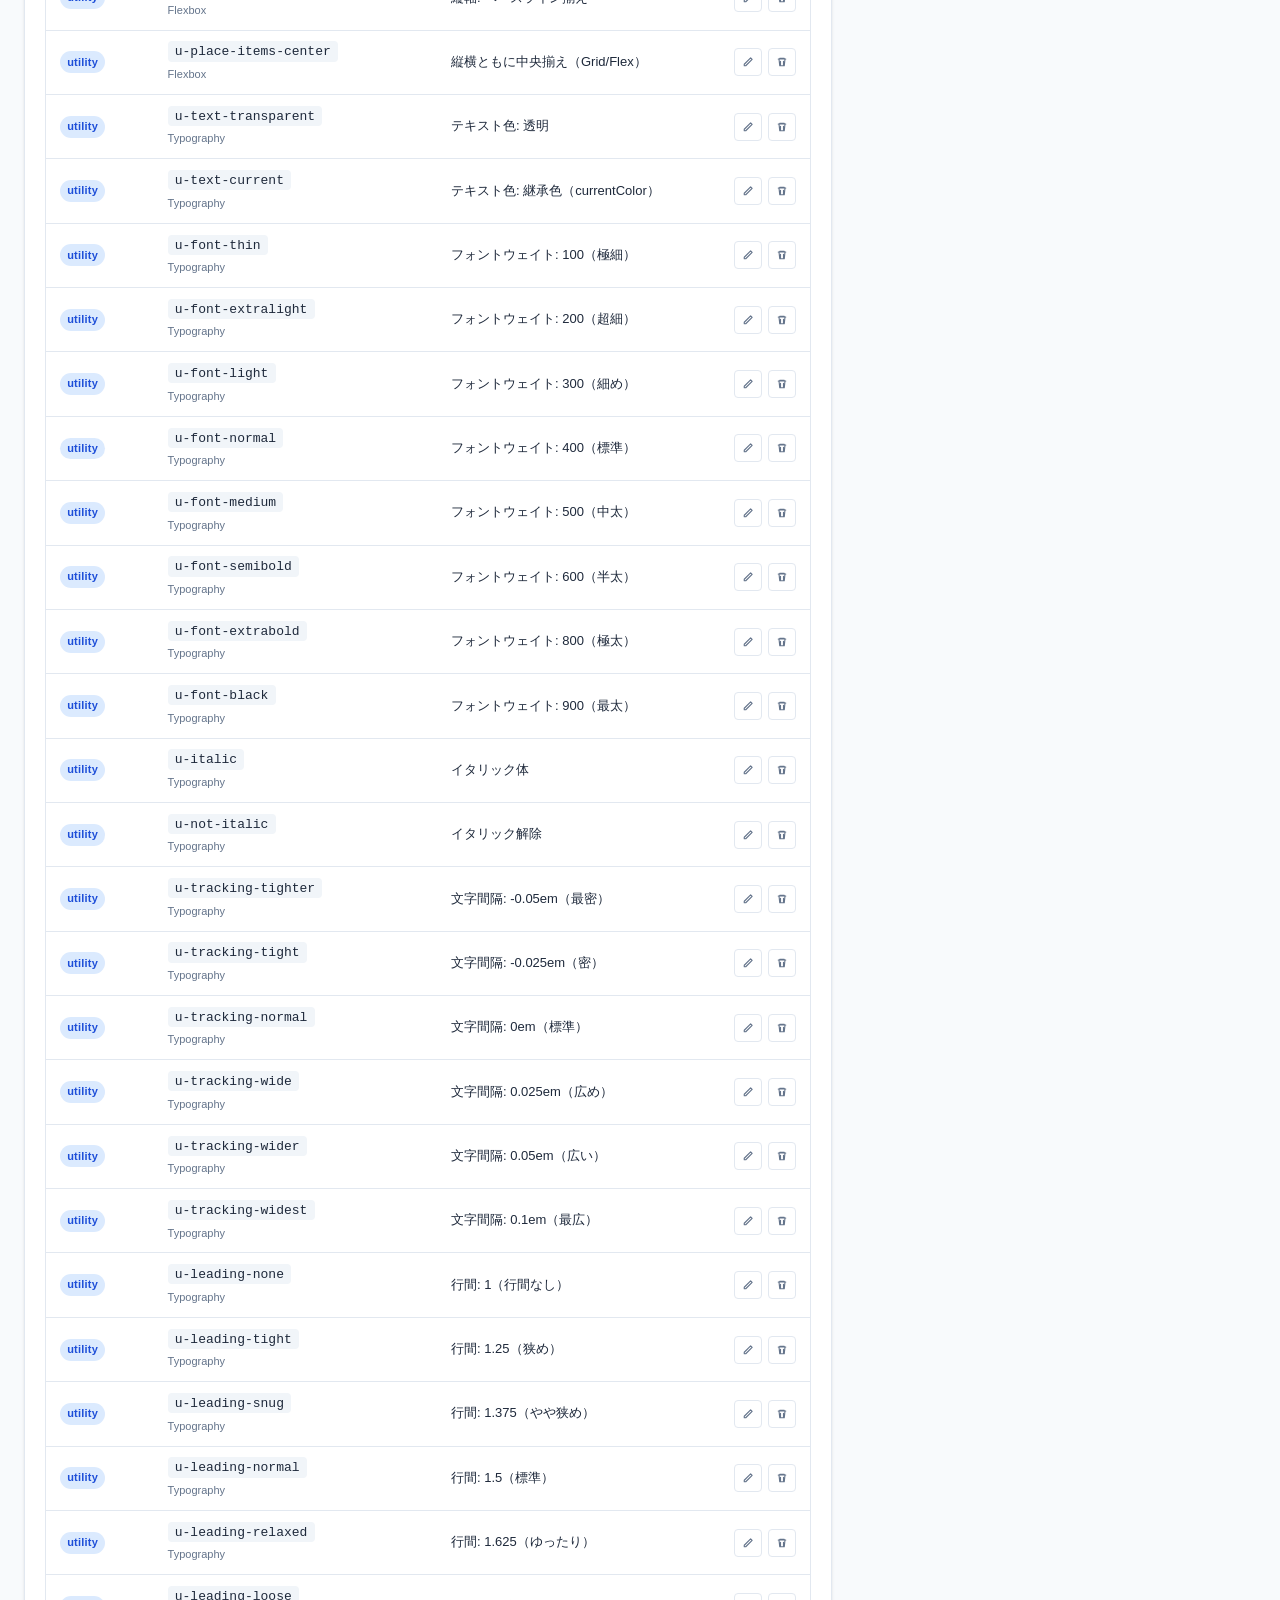
<file: utility-admin.html>
<!DOCTYPE html>
<html lang="ja">
<head>
  <meta charset="UTF-8">
  <meta name="viewport" content="width=device-width, initial-scale=1.0">
  <title>ユーティリティ管理 — コンポーネントカタログ</title>

  <!-- CSS -->
  <link rel="stylesheet" href="assets/css/variables.css">
  <link rel="stylesheet" href="assets/css/utility.css">
</head>
<body>

  <!-- ============================================================
       ヘッダー
       ============================================================ -->
  <header class="admin-header">
    <a class="admin-logo" href="index.html">
      <span class="admin-logo-icon">⚡</span>
      コンポーネントカタログ
    </a>
    <span class="admin-badge">ユーティリティ管理</span>
    <div class="header-spacer"></div>
    <a class="header-link" href="utility.html">
      <svg width="14" height="14" viewBox="0 0 16 16" fill="none">
        <path d="M2 4h12M2 8h9M2 12h6" stroke="currentColor" stroke-width="1.5" stroke-linecap="round"/>
      </svg>
      辞書を見る
    </a>
    <a class="header-link" href="admin.html">
      <svg width="14" height="14" viewBox="0 0 16 16" fill="none">
        <rect x="1" y="1" width="14" height="14" rx="2" stroke="currentColor" stroke-width="1.5"/>
        <path d="M4 5h8M4 8h8M4 11h5" stroke="currentColor" stroke-width="1.5" stroke-linecap="round"/>
      </svg>
      コンポーネント管理
    </a>
    <a class="header-link" href="index.html">
      <svg width="14" height="14" viewBox="0 0 16 16" fill="none">
        <path d="M10 3L5 8l5 5" stroke="currentColor" stroke-width="1.8" stroke-linecap="round" stroke-linejoin="round"/>
      </svg>
      カタログへ戻る
    </a>
  </header>

  <!-- ============================================================
       メインレイアウト（左カラム | 右カラム）
       ============================================================ -->
  <div class="utility-admin-body">

    <!-- ===== 左カラム：一覧 ===== -->
    <div class="admin-left-col">

      <div class="section-card">

        <!-- カードヘッダー -->
        <div class="section-card-header">
          <h2 class="section-card-title">
            <svg width="16" height="16" viewBox="0 0 16 16" fill="none">
              <path d="M2 4h12M2 8h9M2 12h6" stroke="currentColor" stroke-width="1.5" stroke-linecap="round"/>
            </svg>
            ユーティリティクラス一覧
          </h2>
        </div>

        <!-- 検索 + 新規追加 -->
        <div class="section-card-body">
          <div class="admin-toolbar">
            <div class="admin-search-wrapper">
              <span class="admin-search-icon">
                <svg width="14" height="14" viewBox="0 0 16 16" fill="none">
                  <circle cx="6.5" cy="6.5" r="5" stroke="currentColor" stroke-width="1.5"/>
                  <path d="M10.5 10.5L14 14" stroke="currentColor" stroke-width="1.5" stroke-linecap="round"/>
                </svg>
              </span>
              <input
                class="admin-search-input"
                id="admin-search"
                type="search"
                placeholder="/ でフォーカス — クラス名・意味・キーワードで絞り込み"
                autocomplete="off"
              >
            </div>
            <select class="admin-cat-filter" id="admin-cat-filter" aria-label="カテゴリ絞り込み">
              <option value="">すべてのカテゴリ</option>
            </select>
            <button class="btn-new" id="btn-new">
              <svg width="12" height="12" viewBox="0 0 16 16" fill="none">
                <path d="M8 1v14M1 8h14" stroke="currentColor" stroke-width="2" stroke-linecap="round"/>
              </svg>
              新規追加
            </button>
          </div>

          <!-- テーブル -->
          <div class="admin-table-wrapper">
            <table class="admin-table" aria-label="ユーティリティクラス管理一覧">
              <thead>
                <tr>
                  <th style="width:100px">種類</th>
                  <th class="col-class">クラス名</th>
                  <th class="col-meaning">意味</th>
                  <th style="width:80px; text-align:right">操作</th>
                </tr>
              </thead>
              <tbody id="admin-tbody">
                <!-- utility-admin.js で動的生成 -->
              </tbody>
            </table>
          </div>

          <!-- 件数表示 -->
          <div style="margin-top:0.5rem; font-size:0.75rem; color:var(--color-text-muted)">
            <span id="admin-result-count"></span>
          </div>
        </div>

        <!-- JSON操作バー -->
        <div class="json-actions-bar">
          <button class="btn-json" id="btn-open-file">
            <svg width="14" height="14" viewBox="0 0 16 16" fill="none">
              <path d="M2 3h5l2 2h5v9H2z" stroke="currentColor" stroke-width="1.8" stroke-linecap="round" stroke-linejoin="round"/>
            </svg>
            JSONファイルを開く
          </button>
          <button class="btn-json btn-json-export" id="btn-export">
            <svg width="14" height="14" viewBox="0 0 16 16" fill="none">
              <path d="M8 1v10M4 7l4 4 4-4M2 13h12" stroke="currentColor" stroke-width="1.8" stroke-linecap="round" stroke-linejoin="round"/>
            </svg>
            JSONをエクスポート
          </button>
          <span class="file-status" id="file-status">未接続</span>
        </div>

        <!-- 保存モード表示 -->
        <div class="save-mode-bar" id="save-mode-bar" hidden>
          <span class="save-mode-status" id="save-mode-status">公開保存モード（GitHub を更新）</span>
          <div class="remote-save-fields" id="remote-save-fields">
            <input
              class="form-input"
              type="password"
              id="remote-admin-password"
              placeholder="管理用パスワード（保存時に GitHub へ自動反映）"
              autocomplete="current-password"
            >
          </div>
          <p class="save-mode-hint" id="save-mode-hint"></p>
        </div>

      </div>

    </div>

    <!-- ===== 右カラム：登録・編集フォーム ===== -->
    <div class="admin-right-col">

      <div class="section-card">
        <div class="section-card-header">
          <h2 class="section-card-title" id="form-panel-title">
            <svg width="16" height="16" viewBox="0 0 16 16" fill="none">
              <path d="M8 1v14M1 8h14" stroke="currentColor" stroke-width="2" stroke-linecap="round"/>
            </svg>
            新規追加
          </h2>
        </div>

        <div class="section-card-body">
          <div class="form-panel" id="form-panel">

            <!-- 種類 -->
            <div class="form-group">
              <label class="form-label" for="f-type">
                種類<span class="required-mark">*</span>
              </label>
              <select class="form-select" id="f-type">
                <option value="utility">utility</option>
                <option value="designcode">designcode</option>
              </select>
            </div>

            <!-- カテゴリ -->
            <div class="form-group">
              <label class="form-label" for="f-category">
                カテゴリ<span class="required-mark">*</span>
              </label>
              <input
                class="form-input"
                type="text"
                id="f-category"
                list="category-datalist"
                placeholder="例: レイアウト、余白、テキスト"
                autocomplete="off"
              >
              <datalist id="category-datalist">
                <option value="レイアウト">
                <option value="余白">
                <option value="テキスト">
                <option value="レスポンシブ">
              </datalist>
            </div>

            <!-- クラス名 -->
            <div class="form-group">
              <label class="form-label" for="f-class-name">
                クラス名<span class="required-mark">*</span>
              </label>
              <input
                class="form-input mono"
                type="text"
                id="f-class-name"
                placeholder="例: u-mt-4、u-flex"
                autocomplete="off"
                spellcheck="false"
              >
              <p class="form-hint">ユーティリティクラスには必ず <code style="font-family:monospace">u-</code> をつけてください</p>
            </div>

            <!-- 意味 -->
            <div class="form-group">
              <label class="form-label" for="f-meaning">
                意味<span class="required-mark">*</span>
              </label>
              <input
                class="form-input"
                type="text"
                id="f-meaning"
                placeholder="例: 上余白 16px"
                autocomplete="off"
              >
            </div>

            <!-- CSS -->
            <div class="form-group">
              <label class="form-label" for="f-css-raw">
                CSS<span class="required-mark">*</span>
              </label>
              <textarea
                class="form-textarea mono"
                id="f-css-raw"
                placeholder="例（通常クラス）:
.u-mt-4 { margin-top: 1.6rem; }

例（レスポンシブクラス）:
@media (max-width: 768px) {
  .max-md\:u-flex-col { flex-direction: column; }
}

例（複合クラス）:
.spbr { display: none; }
@media (max-width: 768px) {
  .spbr { display: block; }
}"
                rows="10"
                spellcheck="false"
              ></textarea>
              <p class="form-hint">セレクタから完全な CSS を記述してください。@media ブロックも記述できます。<code style="font-family:monospace">/</code> や <code style="font-family:monospace">:</code> を含むクラス名は手動でエスケープ（<code style="font-family:monospace">\/</code>、<code style="font-family:monospace">\:</code>）してください。</p>
            </div>

            <!-- 検索キーワード -->
            <div class="form-group">
              <label class="form-label" for="f-keywords">
                検索キーワード
              </label>
              <input
                class="form-input"
                type="text"
                id="f-keywords"
                placeholder="例: 余白, margin, 16px"
                autocomplete="off"
              >
              <p class="form-hint">カンマ区切りで複数入力できます（検索時のヒットに使用）</p>
            </div>

            <!-- フォームアクション -->
            <div class="form-actions">
              <button class="btn-submit" id="btn-submit" type="button">
                <svg width="13" height="13" viewBox="0 0 16 16" fill="none">
                  <path d="M3 8l4 4 6-6" stroke="currentColor" stroke-width="2" stroke-linecap="round" stroke-linejoin="round"/>
                </svg>
                保存
              </button>
              <button class="btn-cancel" id="btn-cancel" type="button">
                キャンセル
              </button>
              <button class="btn-delete-form" id="btn-delete-form" type="button" hidden>
                <svg width="13" height="13" viewBox="0 0 16 16" fill="none">
                  <path d="M3 4h10M5 4V2h6v2M6 7v5M10 7v5M4 4l1 9h6l1-9" stroke="currentColor" stroke-width="1.5" stroke-linecap="round" stroke-linejoin="round"/>
                </svg>
                削除
              </button>
            </div>

          </div>
        </div>

      </div>

    </div>

  </div>

  <!-- ============================================================
       削除確認ダイアログ
       ============================================================ -->
  <div class="dialog-overlay" id="delete-dialog" role="dialog" aria-modal="true" aria-labelledby="dialog-title">
    <div class="dialog">
      <p class="dialog-title" id="dialog-title">クラスを削除しますか？</p>
      <p class="dialog-message" id="dialog-message"></p>
      <div class="dialog-actions">
        <button class="btn-dialog-cancel" id="dialog-cancel">キャンセル</button>
        <button class="btn-dialog-confirm" id="dialog-confirm">削除する</button>
      </div>
    </div>
  </div>

  <!-- トースト通知コンテナ -->
  <div class="toast-container" id="toast-container"></div>

  <!-- JavaScript -->
  <script src="data/utilities-data.js"></script>
  <script src="assets/js/utils.js"></script>
  <script src="assets/js/utility-admin.js"></script>
</body>
</html>
</file>
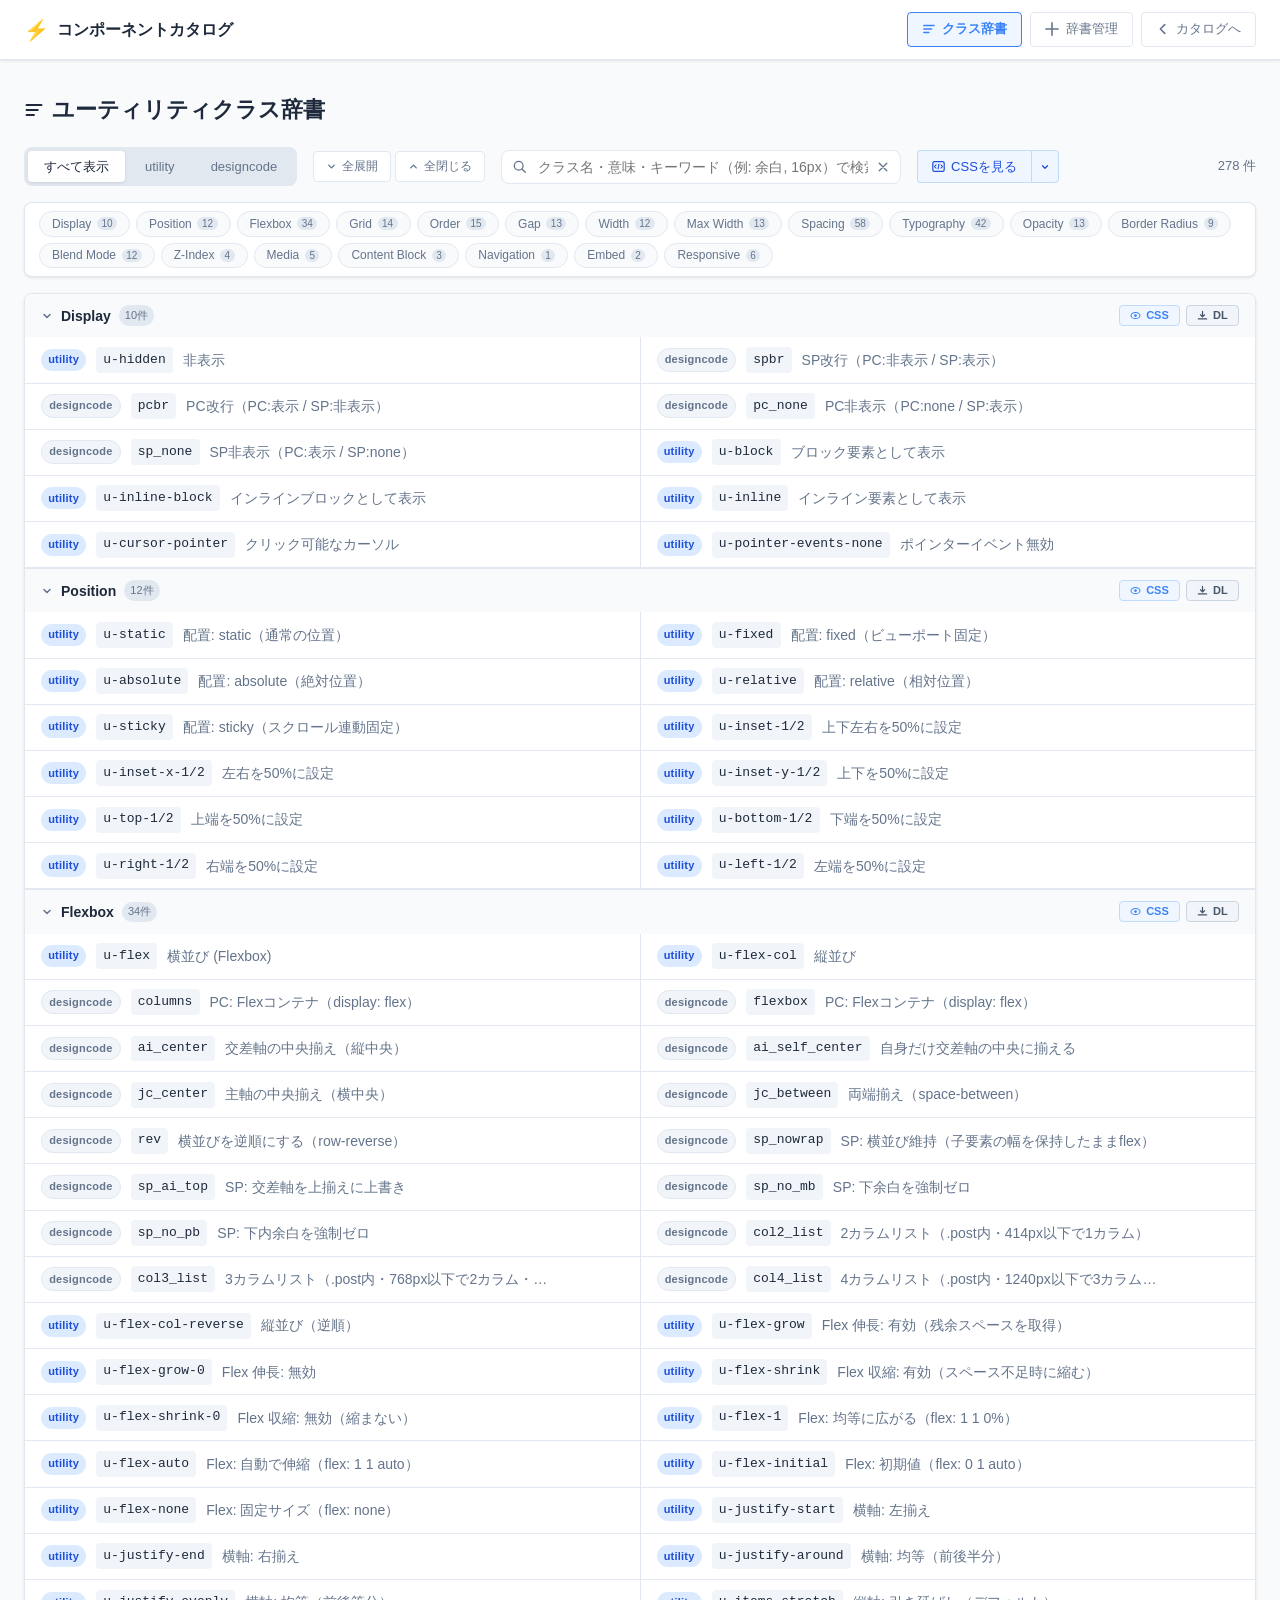
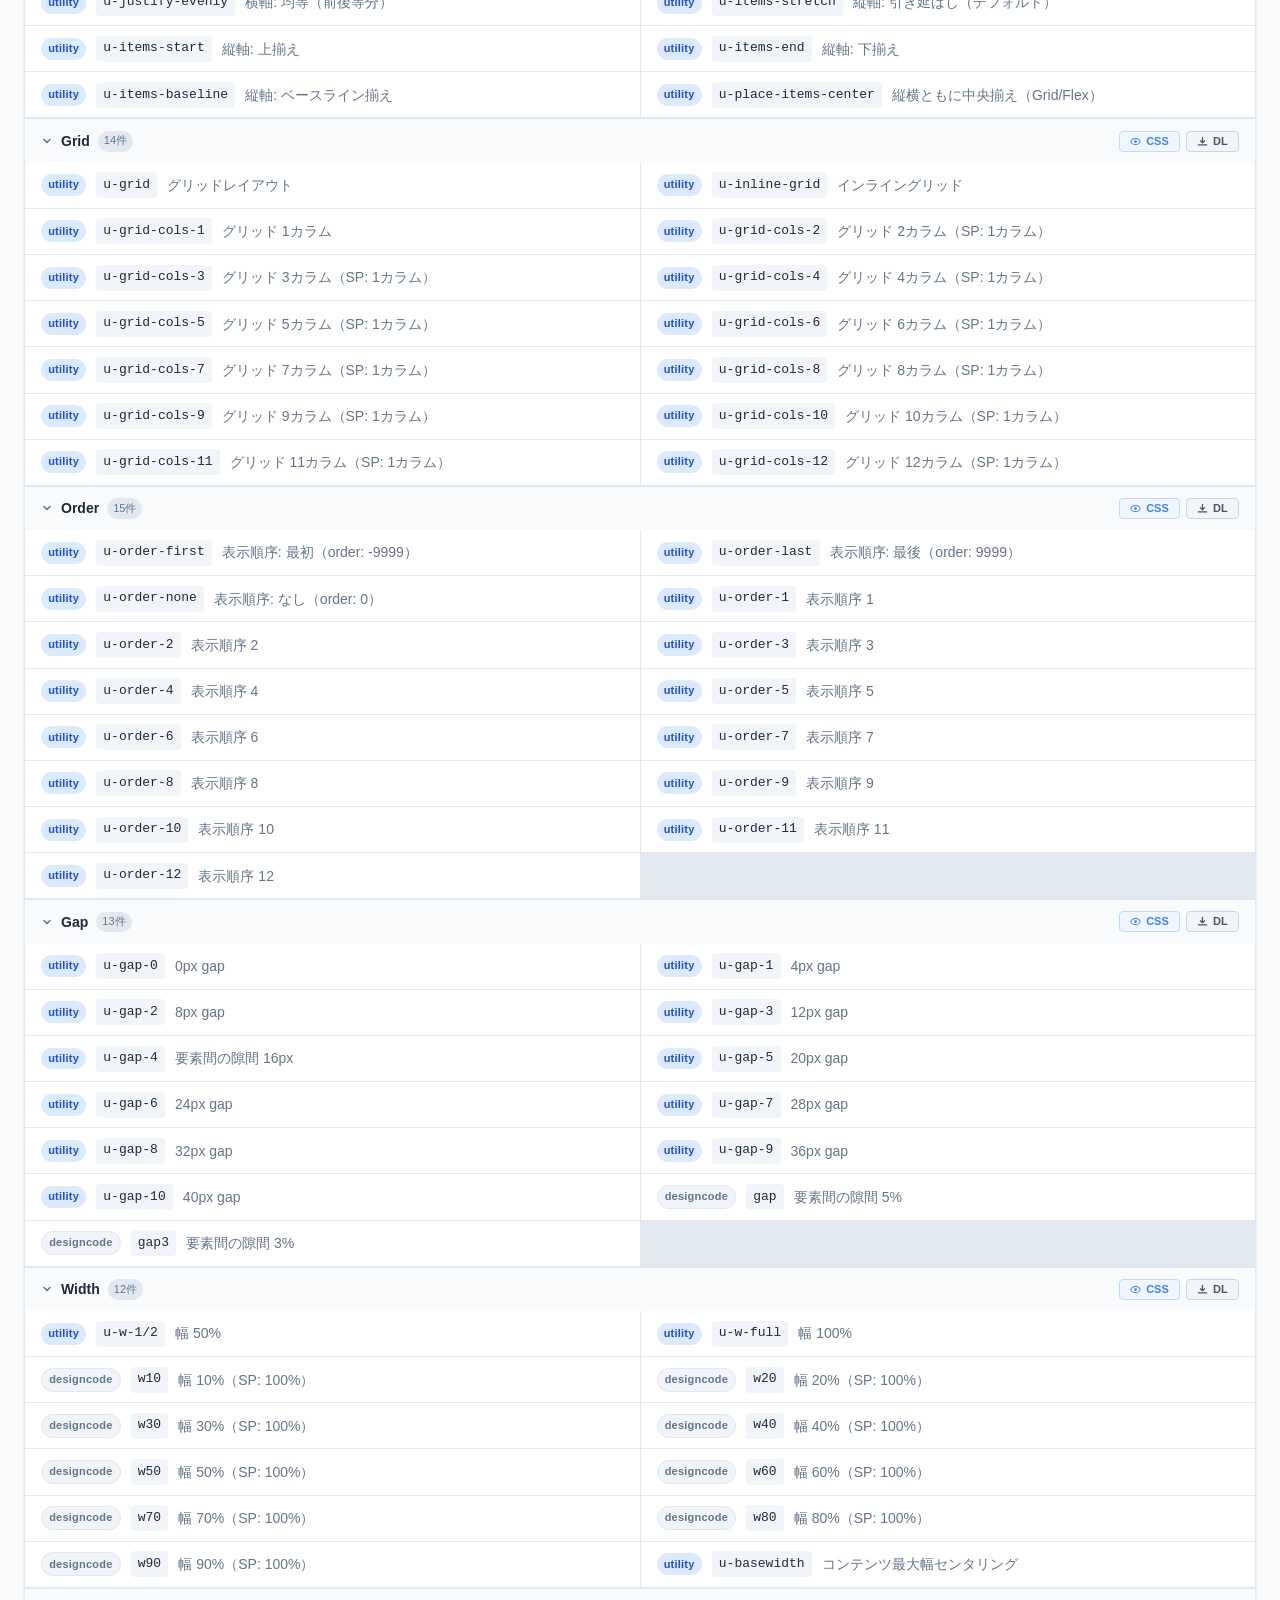
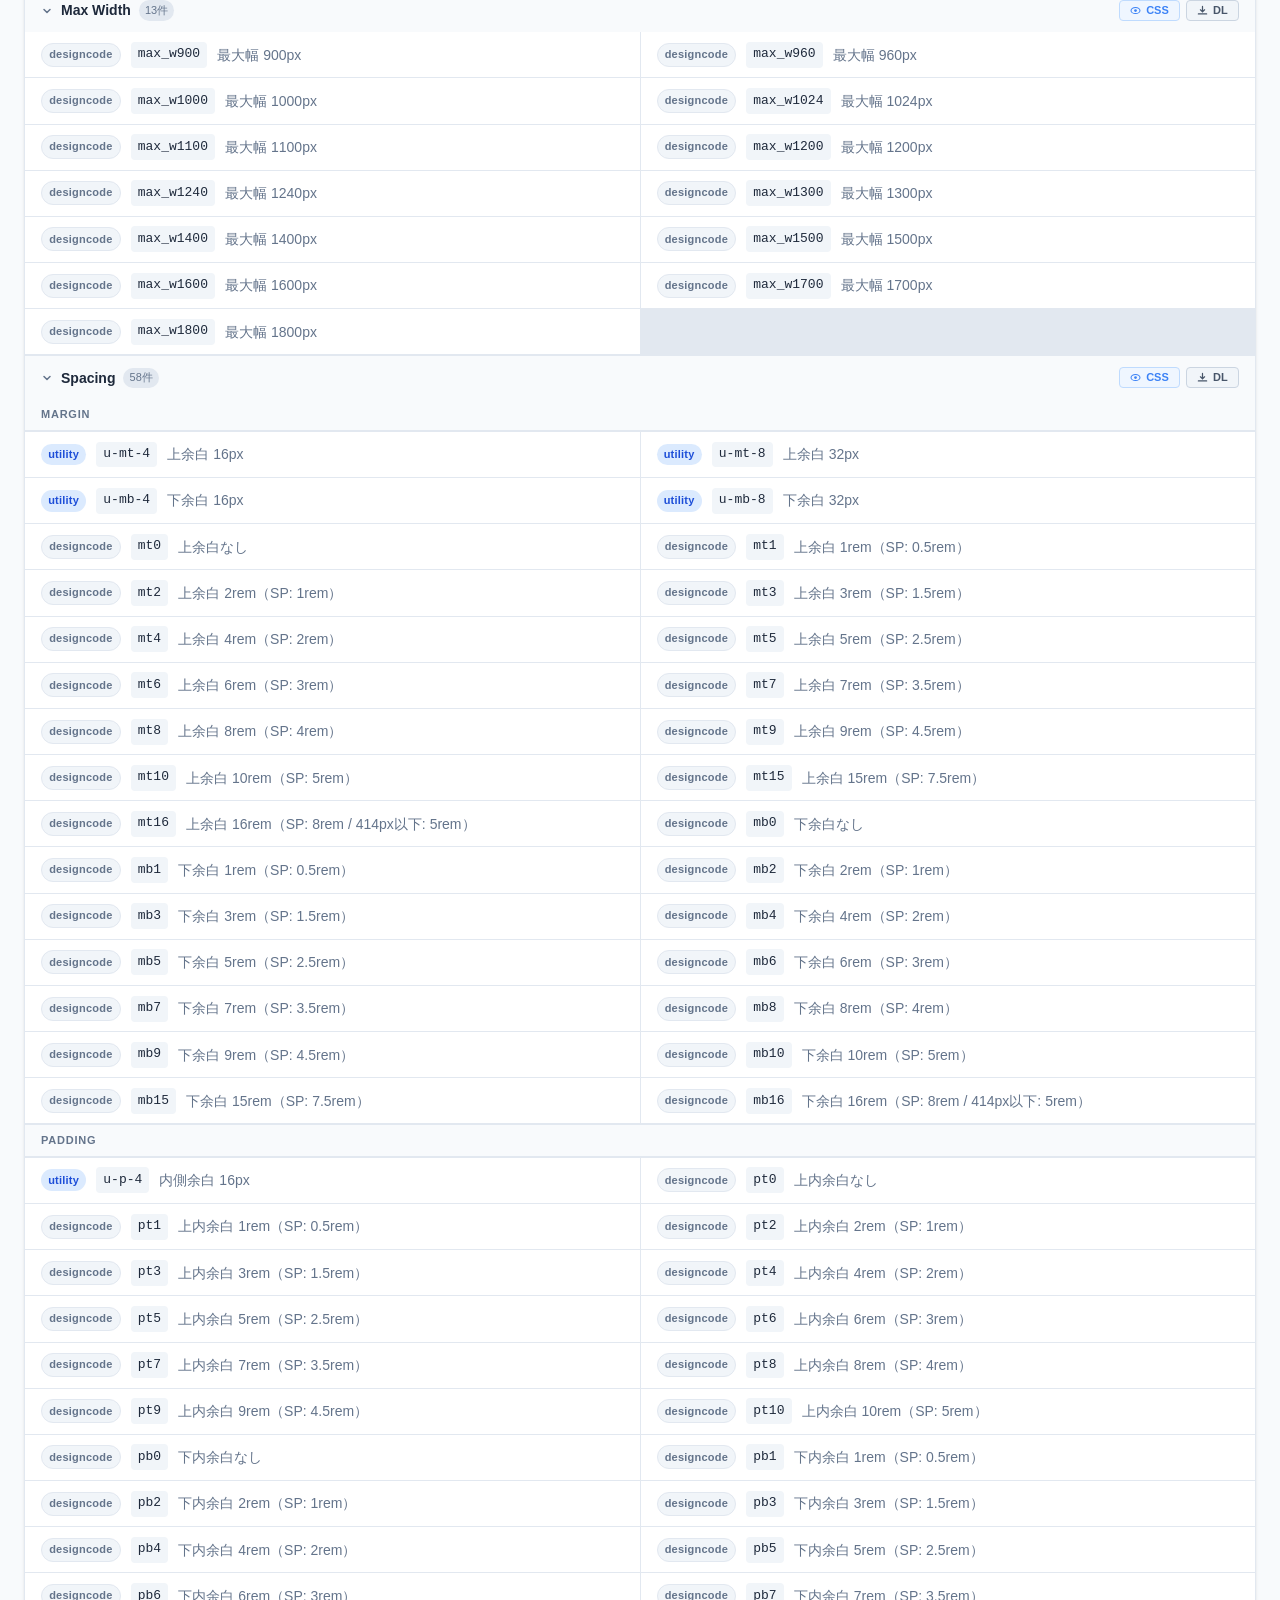
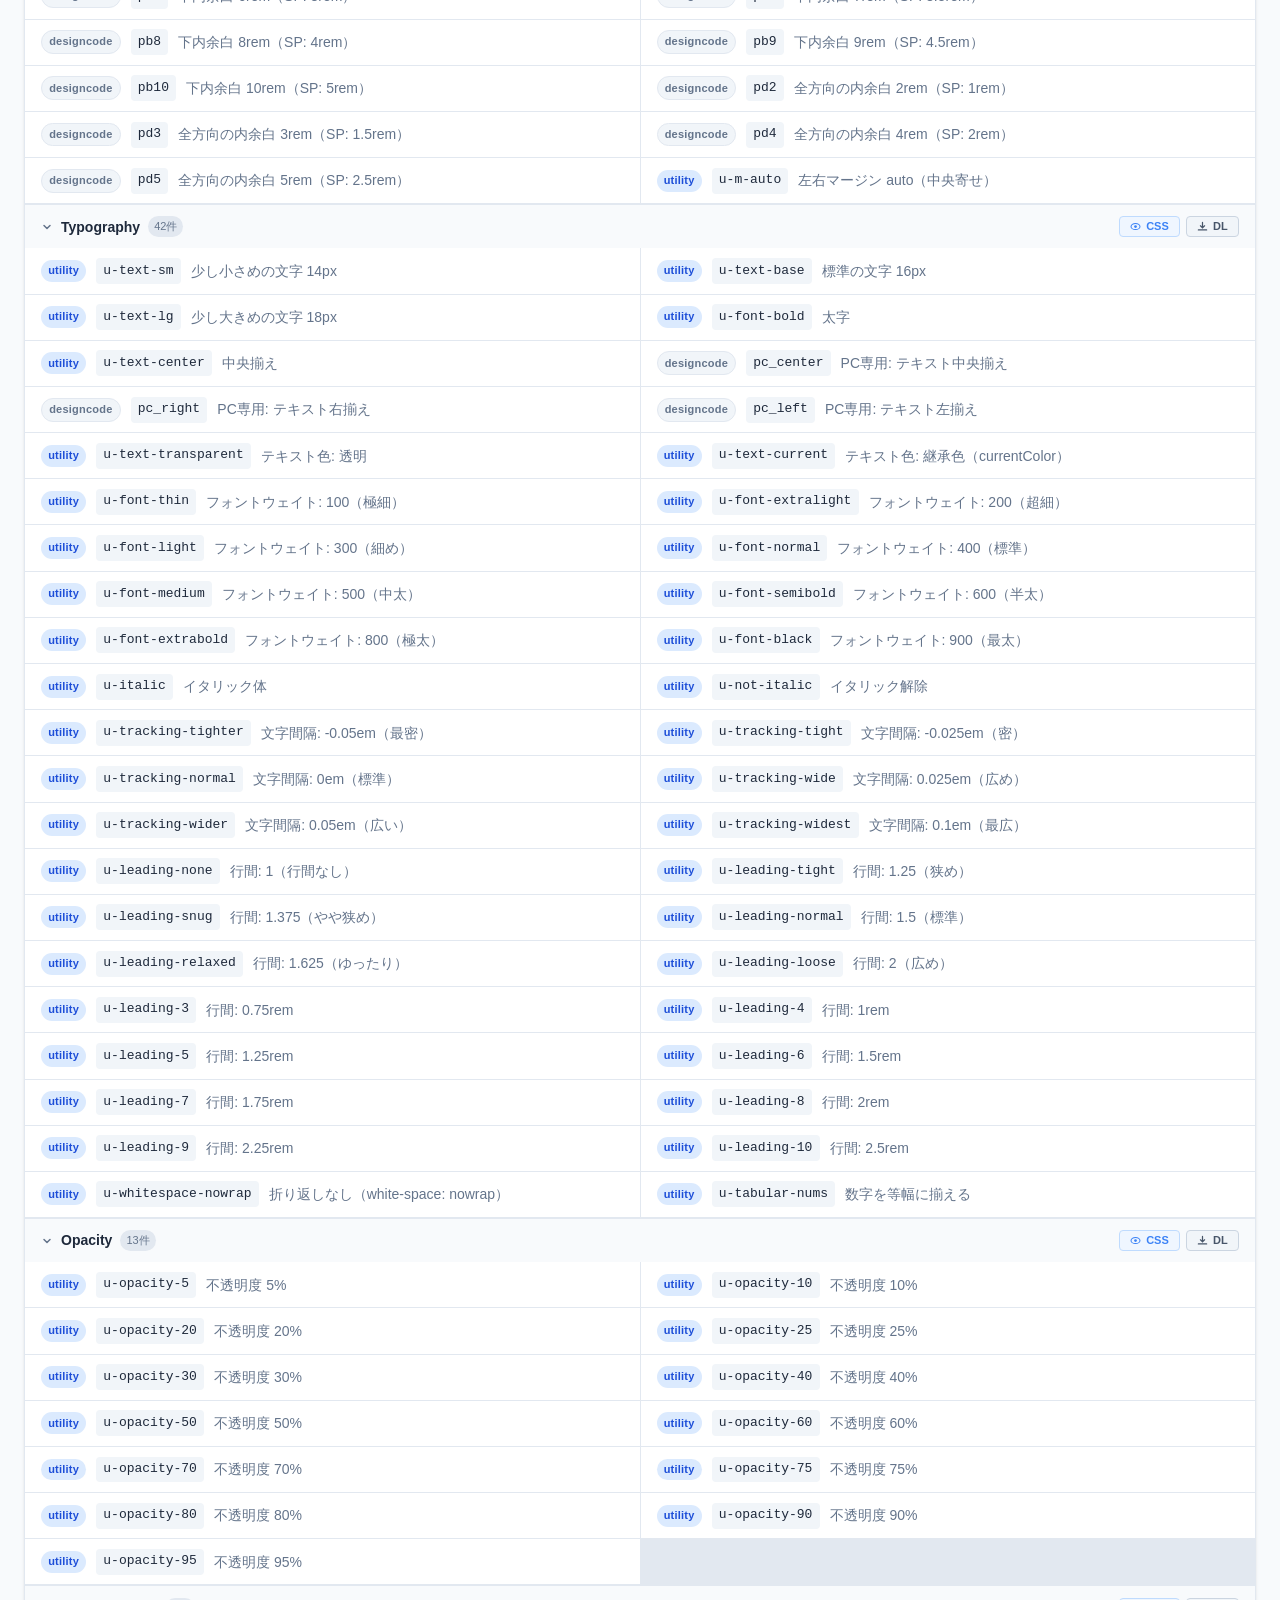
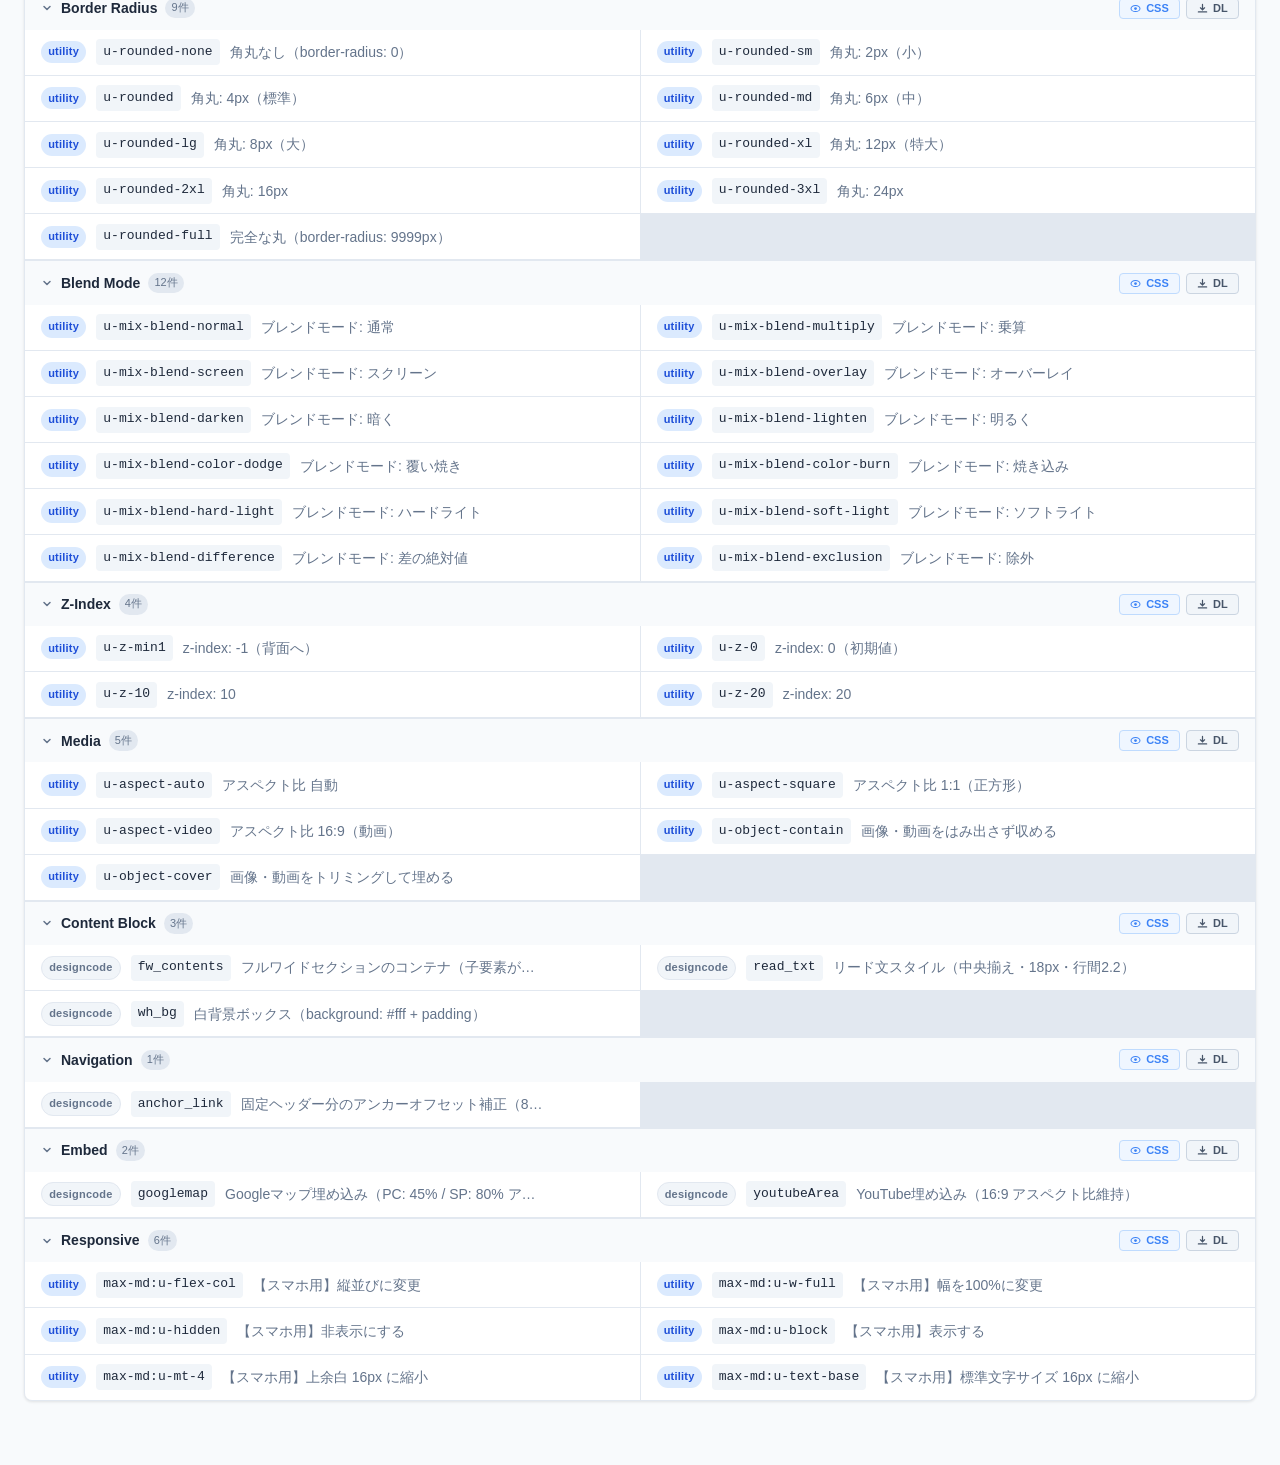
<file: utility.html>
<!DOCTYPE html>
<html lang="ja">
<head>
  <meta charset="UTF-8">
  <meta name="viewport" content="width=device-width, initial-scale=1.0">
  <title>ユーティリティクラス辞書 — コンポーネントカタログ</title>

  <!-- CSS -->
  <link rel="stylesheet" href="assets/css/variables.css">
  <link rel="stylesheet" href="assets/css/utility.css">
</head>
<body>

  <!-- ============================================================
       ヘッダー
       ============================================================ -->
  <header class="site-header">
    <a class="site-logo" href="index.html">
      <span class="site-logo-icon">⚡</span>
      コンポーネントカタログ
    </a>

    <div class="header-spacer"></div>

    <div class="header-actions">
      <a class="header-btn active" href="utility.html">
        <svg width="14" height="14" viewBox="0 0 16 16" fill="none">
          <path d="M2 4h12M2 8h9M2 12h6" stroke="currentColor" stroke-width="1.5" stroke-linecap="round"/>
        </svg>
        クラス辞書
      </a>
      <a class="header-btn" href="utility-admin.html">
        <svg width="14" height="14" viewBox="0 0 16 16" fill="none">
          <path d="M8 1v14M1 8h14" stroke="currentColor" stroke-width="1.8" stroke-linecap="round"/>
        </svg>
        辞書管理
      </a>
      <a class="header-btn" href="index.html">
        <svg width="14" height="14" viewBox="0 0 16 16" fill="none">
          <path d="M10 3L5 8l5 5" stroke="currentColor" stroke-width="1.8" stroke-linecap="round" stroke-linejoin="round"/>
        </svg>
        カタログへ
      </a>
    </div>
  </header>

  <!-- ============================================================
       ページ本体
       ============================================================ -->
  <div class="utility-page">

    <h1 class="page-title">
      <svg width="20" height="20" viewBox="0 0 16 16" fill="none">
        <path d="M2 4h12M2 8h9M2 12h6" stroke="currentColor" stroke-width="1.5" stroke-linecap="round"/>
      </svg>
      ユーティリティクラス辞書
    </h1>

    <!-- ---- ツールバー（タブ + 検索 + 件数） ---- -->
    <div class="utility-toolbar">
      <div class="utility-tabs" role="tablist">
        <button class="tab-btn active" data-tab="all" role="tab" aria-selected="true">すべて表示</button>
        <button class="tab-btn" data-tab="utility" role="tab" aria-selected="false">utility</button>
        <button class="tab-btn" data-tab="designcode" role="tab" aria-selected="false">designcode</button>
      </div>

      <div class="cat-toggle-btns">
        <button class="btn-cat-toggle" id="btn-expand-all" title="全カテゴリを展開">
          <svg width="11" height="11" viewBox="0 0 16 16" fill="none">
            <path d="M4 6l4 4 4-4" stroke="currentColor" stroke-width="2" stroke-linecap="round" stroke-linejoin="round"/>
          </svg>
          全展開
        </button>
        <button class="btn-cat-toggle" id="btn-collapse-all" title="全カテゴリを折りたたむ">
          <svg width="11" height="11" viewBox="0 0 16 16" fill="none">
            <path d="M4 10l4-4 4 4" stroke="currentColor" stroke-width="2" stroke-linecap="round" stroke-linejoin="round"/>
          </svg>
          全閉じる
        </button>
      </div>

      <div class="search-wrapper">
        <span class="search-icon">
          <svg width="14" height="14" viewBox="0 0 16 16" fill="none">
            <circle cx="6.5" cy="6.5" r="5" stroke="currentColor" stroke-width="1.5"/>
            <path d="M10.5 10.5L14 14" stroke="currentColor" stroke-width="1.5" stroke-linecap="round"/>
          </svg>
        </span>
        <input
          class="search-input"
          id="search-input"
          type="search"
          placeholder="クラス名・意味・キーワード（例: 余白, 16px）で検索..."
          autocomplete="off"
        >
        <button class="search-clear-btn" id="search-clear-btn" aria-label="クリア" title="クリア" hidden>
          <svg width="10" height="10" viewBox="0 0 16 16" fill="none">
            <path d="M2 2l12 12M14 2L2 14" stroke="currentColor" stroke-width="2.2" stroke-linecap="round"/>
          </svg>
        </button>
      </div>

      <div class="css-view-group" id="css-view-group">
        <button class="btn-css-view btn-css-view-main" id="btn-css-view" title="全クラスのCSSを確認・ダウンロード">
          <svg width="13" height="13" viewBox="0 0 16 16" fill="none">
            <rect x="1" y="2" width="14" height="12" rx="2" stroke="currentColor" stroke-width="1.5"/>
            <path d="M5 6l-2 2 2 2M11 6l2 2-2 2M8.5 5l-1 6" stroke="currentColor" stroke-width="1.3" stroke-linecap="round" stroke-linejoin="round"/>
          </svg>
          CSSを見る
        </button>
        <button class="btn-css-view-caret" id="btn-css-view-caret" aria-label="CSS出力の種別を選択" aria-haspopup="true" aria-expanded="false">
          <svg width="10" height="10" viewBox="0 0 16 16" fill="none">
            <path d="M4 6l4 4 4-4" stroke="currentColor" stroke-width="2" stroke-linecap="round" stroke-linejoin="round"/>
          </svg>
        </button>
        <div class="css-view-dropdown" id="css-view-dropdown" hidden role="menu">
          <button class="css-view-dropdown-item" data-css-type="all" role="menuitem">
            <svg width="12" height="12" viewBox="0 0 16 16" fill="none">
              <path d="M2 4h12M2 8h12M2 12h12" stroke="currentColor" stroke-width="1.5" stroke-linecap="round"/>
            </svg>
            すべて
          </button>
          <button class="css-view-dropdown-item" data-css-type="utility" role="menuitem">
            <span class="badge badge-utility">utility</span>
            utility のみ
          </button>
          <button class="css-view-dropdown-item" data-css-type="designcode" role="menuitem">
            <span class="badge badge-designcode">designcode</span>
            designcode のみ
          </button>
        </div>
      </div>

      <span class="result-count" id="result-count"></span>
    </div>

    <!-- ---- カテゴリナビ ---- -->
    <div class="cat-nav-wrapper" id="cat-nav-wrapper"></div>

    <!-- ---- 一覧 ---- -->
    <div class="utility-list-wrapper" id="utility-list-wrapper" aria-label="ユーティリティクラス一覧">
      <!-- utility.js で動的生成 -->
    </div>

  </div>

  <!-- ============================================================
       CSSプレビューモーダル
       ============================================================ -->
  <div class="css-modal-overlay" id="css-modal-overlay" role="dialog" aria-modal="true" aria-labelledby="css-modal-title">
    <div class="css-modal">

      <div class="css-modal-header">
        <div>
          <h2 class="css-modal-title" id="css-modal-title">生成CSS</h2>
          <p class="css-modal-subtitle" id="css-modal-subtitle"></p>
        </div>
        <div class="css-modal-actions">
          <button class="btn-css-copy" id="btn-css-copy">
            <svg width="13" height="13" viewBox="0 0 16 16" fill="none">
              <rect x="5" y="5" width="9" height="9" rx="1.5" stroke="currentColor" stroke-width="1.5"/>
              <path d="M11 5V3a1 1 0 0 0-1-1H3a1 1 0 0 0-1 1v7a1 1 0 0 0 1 1h2" stroke="currentColor" stroke-width="1.5" stroke-linecap="round"/>
            </svg>
            コピー
          </button>
          <button class="btn-css-download" id="btn-css-download">
            <svg width="13" height="13" viewBox="0 0 16 16" fill="none">
              <path d="M8 2v8M5 7l3 3 3-3M2 12h12" stroke="currentColor" stroke-width="1.5" stroke-linecap="round" stroke-linejoin="round"/>
            </svg>
            ダウンロード
          </button>
          <button class="css-modal-close" id="css-modal-close" aria-label="閉じる">✕</button>
        </div>
      </div>

      <div class="css-modal-body">
        <pre class="css-preview-pre"><code id="css-preview-code"></code></pre>
      </div>

    </div>
  </div>

  <!-- ============================================================
       行CSS プレビューモーダル
       ============================================================ -->
  <div class="css-row-modal-overlay" id="css-row-modal-overlay" role="dialog" aria-modal="true">
    <div class="css-row-modal">

      <div class="css-row-modal-header">
        <div>
          <p class="css-row-modal-eyebrow">CSS プレビュー</p>
          <h3 class="css-row-modal-classname" id="css-row-modal-classname"></h3>
        </div>
        <button class="css-modal-close" id="css-row-modal-close" aria-label="閉じる">✕</button>
      </div>

      <div class="css-row-modal-body">
        <pre class="css-preview-pre"><code id="css-row-preview-code"></code></pre>
      </div>

      <div class="css-row-modal-footer">
        <button class="btn-css-copy" id="btn-row-css-copy">
          <svg width="13" height="13" viewBox="0 0 16 16" fill="none">
            <rect x="5" y="5" width="9" height="9" rx="1.5" stroke="currentColor" stroke-width="1.5"/>
            <path d="M11 5V3a1 1 0 0 0-1-1H3a1 1 0 0 0-1 1v7a1 1 0 0 0 1 1h2" stroke="currentColor" stroke-width="1.5" stroke-linecap="round"/>
          </svg>
          コピー
        </button>
        <button class="btn-css-download" id="btn-row-css-download">
          <svg width="13" height="13" viewBox="0 0 16 16" fill="none">
            <path d="M8 2v8M5 7l3 3 3-3M2 12h12" stroke="currentColor" stroke-width="1.5" stroke-linecap="round" stroke-linejoin="round"/>
          </svg>
          ダウンロード
        </button>
      </div>

    </div>
  </div>

  <!-- トースト通知コンテナ -->
  <div class="toast-container" id="toast-container"></div>

  <!-- JavaScript -->
  <script src="data/utilities-data.js"></script>
  <script src="assets/js/utils.js"></script>
  <script src="assets/js/utility.js"></script>
</body>
</html>
</file>
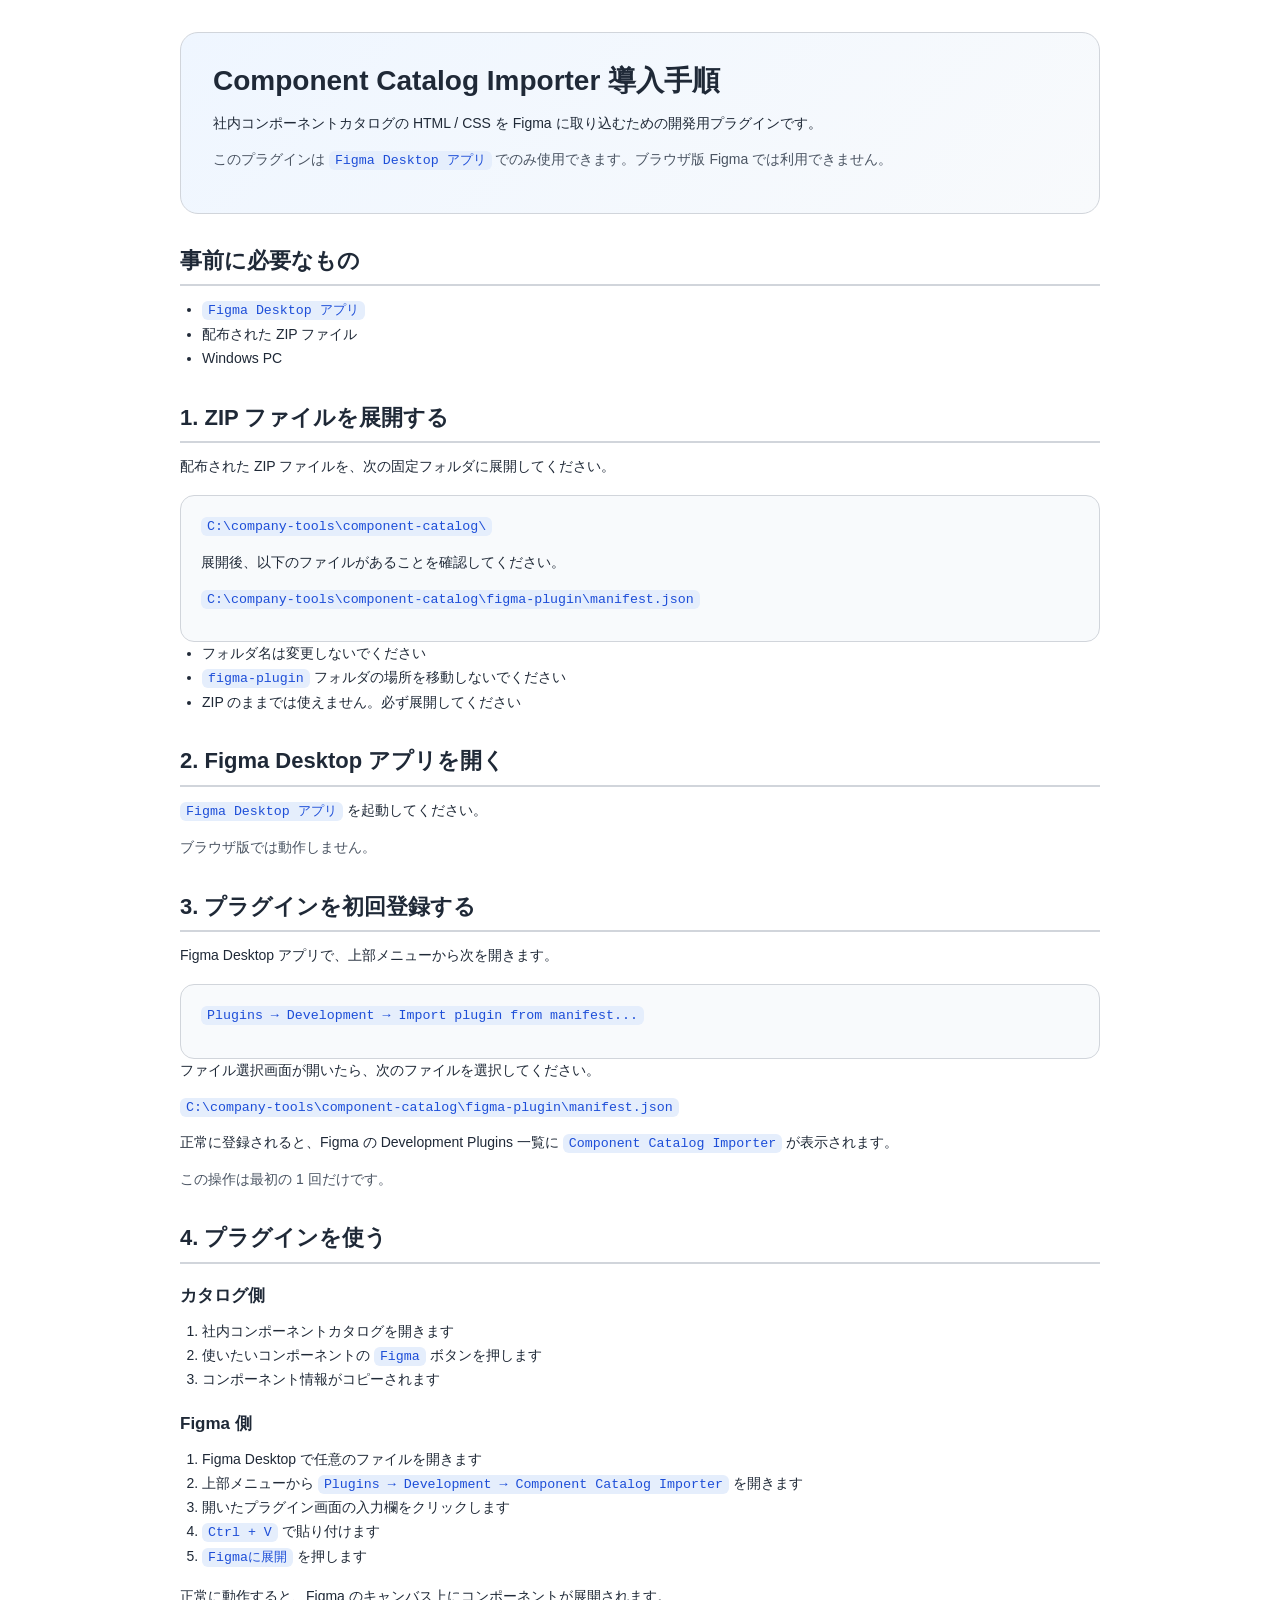
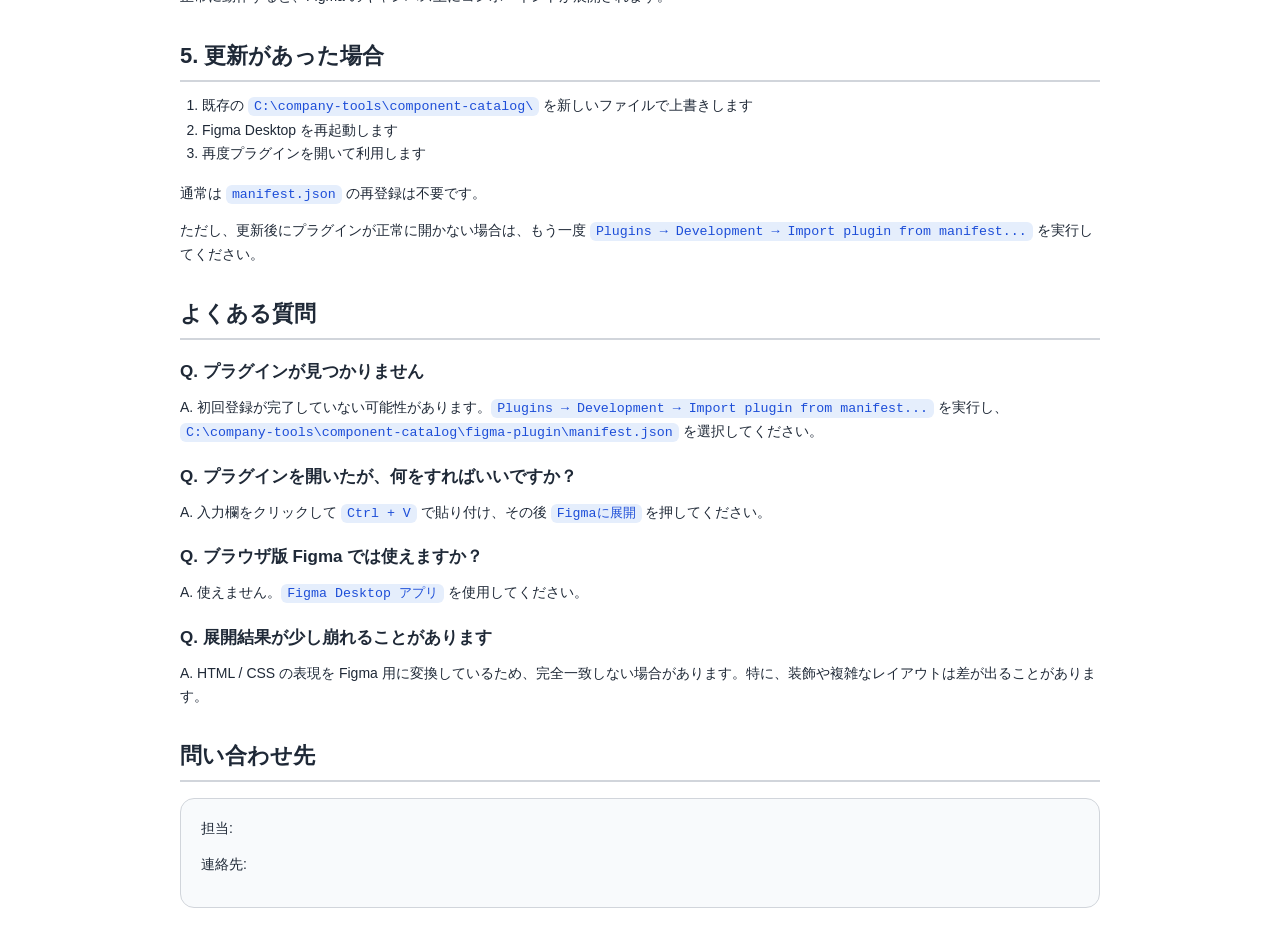
<file: docs/figma-plugin-install-guide.html>
<!DOCTYPE html>
<html lang="ja">
<head>
  <meta charset="UTF-8">
  <meta name="viewport" content="width=device-width, initial-scale=1.0">
  <title>Component Catalog Importer 導入手順</title>
  <style>
    :root {
      --text: #1f2937;
      --muted: #4b5563;
      --line: #d1d5db;
      --bg: #ffffff;
      --panel: #f8fafc;
      --accent: #2563eb;
    }

    * {
      box-sizing: border-box;
    }

    html,
    body {
      margin: 0;
      padding: 0;
      background: var(--bg);
      color: var(--text);
      font-family: "Segoe UI", "Hiragino Sans", "Noto Sans JP", sans-serif;
      line-height: 1.7;
    }

    body {
      padding: 32px;
    }

    .page {
      width: min(920px, 100%);
      margin: 0 auto;
    }

    .hero {
      padding: 28px 32px;
      border: 1px solid var(--line);
      border-radius: 18px;
      background: linear-gradient(135deg, #eff6ff 0%, #f8fafc 100%);
    }

    h1,
    h2,
    h3 {
      margin: 0 0 12px;
      line-height: 1.4;
    }

    h1 {
      font-size: 28px;
    }

    h2 {
      margin-top: 32px;
      padding-bottom: 8px;
      border-bottom: 2px solid var(--line);
      font-size: 22px;
    }

    h3 {
      margin-top: 20px;
      font-size: 17px;
    }

    p,
    li {
      font-size: 14px;
    }

    p {
      margin: 0 0 12px;
    }

    ul,
    ol {
      margin: 0 0 16px;
      padding-left: 22px;
    }

    code {
      padding: 2px 6px;
      border-radius: 6px;
      background: #e5eefc;
      color: #1d4ed8;
      font-family: Consolas, "Courier New", monospace;
      font-size: 0.95em;
    }

    .box {
      margin-top: 16px;
      padding: 18px 20px;
      border: 1px solid var(--line);
      border-radius: 14px;
      background: var(--panel);
    }

    .note {
      color: var(--muted);
    }

    .contact {
      min-height: 72px;
    }

    @page {
      size: A4;
      margin: 14mm;
    }

    @media print {
      body {
        padding: 0;
      }

      .page {
        width: 100%;
      }

      .hero {
        break-inside: avoid;
      }

      h2,
      h3,
      .box {
        break-inside: avoid;
      }
    }
  </style>
</head>
<body>
  <main class="page">
    <section class="hero">
      <h1>Component Catalog Importer 導入手順</h1>
      <p>社内コンポーネントカタログの HTML / CSS を Figma に取り込むための開発用プラグインです。</p>
      <p class="note">このプラグインは <code>Figma Desktop アプリ</code> でのみ使用できます。ブラウザ版 Figma では利用できません。</p>
    </section>

    <h2>事前に必要なもの</h2>
    <ul>
      <li><code>Figma Desktop アプリ</code></li>
      <li>配布された ZIP ファイル</li>
      <li>Windows PC</li>
    </ul>

    <h2>1. ZIP ファイルを展開する</h2>
    <p>配布された ZIP ファイルを、次の固定フォルダに展開してください。</p>
    <div class="box">
      <p><code>C:\company-tools\component-catalog\</code></p>
      <p>展開後、以下のファイルがあることを確認してください。</p>
      <p><code>C:\company-tools\component-catalog\figma-plugin\manifest.json</code></p>
    </div>
    <ul>
      <li>フォルダ名は変更しないでください</li>
      <li><code>figma-plugin</code> フォルダの場所を移動しないでください</li>
      <li>ZIP のままでは使えません。必ず展開してください</li>
    </ul>

    <h2>2. Figma Desktop アプリを開く</h2>
    <p><code>Figma Desktop アプリ</code> を起動してください。</p>
    <p class="note">ブラウザ版では動作しません。</p>

    <h2>3. プラグインを初回登録する</h2>
    <p>Figma Desktop アプリで、上部メニューから次を開きます。</p>
    <div class="box">
      <p><code>Plugins → Development → Import plugin from manifest...</code></p>
    </div>
    <p>ファイル選択画面が開いたら、次のファイルを選択してください。</p>
    <p><code>C:\company-tools\component-catalog\figma-plugin\manifest.json</code></p>
    <p>正常に登録されると、Figma の Development Plugins 一覧に <code>Component Catalog Importer</code> が表示されます。</p>
    <p class="note">この操作は最初の 1 回だけです。</p>

    <h2>4. プラグインを使う</h2>
    <h3>カタログ側</h3>
    <ol>
      <li>社内コンポーネントカタログを開きます</li>
      <li>使いたいコンポーネントの <code>Figma</code> ボタンを押します</li>
      <li>コンポーネント情報がコピーされます</li>
    </ol>

    <h3>Figma 側</h3>
    <ol>
      <li>Figma Desktop で任意のファイルを開きます</li>
      <li>上部メニューから <code>Plugins → Development → Component Catalog Importer</code> を開きます</li>
      <li>開いたプラグイン画面の入力欄をクリックします</li>
      <li><code>Ctrl + V</code> で貼り付けます</li>
      <li><code>Figmaに展開</code> を押します</li>
    </ol>
    <p>正常に動作すると、Figma のキャンバス上にコンポーネントが展開されます。</p>

    <h2>5. 更新があった場合</h2>
    <ol>
      <li>既存の <code>C:\company-tools\component-catalog\</code> を新しいファイルで上書きします</li>
      <li>Figma Desktop を再起動します</li>
      <li>再度プラグインを開いて利用します</li>
    </ol>
    <p>通常は <code>manifest.json</code> の再登録は不要です。</p>
    <p>ただし、更新後にプラグインが正常に開かない場合は、もう一度 <code>Plugins → Development → Import plugin from manifest...</code> を実行してください。</p>

    <h2>よくある質問</h2>
    <h3>Q. プラグインが見つかりません</h3>
    <p>A. 初回登録が完了していない可能性があります。<code>Plugins → Development → Import plugin from manifest...</code> を実行し、<code>C:\company-tools\component-catalog\figma-plugin\manifest.json</code> を選択してください。</p>

    <h3>Q. プラグインを開いたが、何をすればいいですか？</h3>
    <p>A. 入力欄をクリックして <code>Ctrl + V</code> で貼り付け、その後 <code>Figmaに展開</code> を押してください。</p>

    <h3>Q. ブラウザ版 Figma では使えますか？</h3>
    <p>A. 使えません。<code>Figma Desktop アプリ</code> を使用してください。</p>

    <h3>Q. 展開結果が少し崩れることがあります</h3>
    <p>A. HTML / CSS の表現を Figma 用に変換しているため、完全一致しない場合があります。特に、装飾や複雑なレイアウトは差が出ることがあります。</p>

    <h2>問い合わせ先</h2>
    <div class="box contact">
      <p>担当:</p>
      <p>連絡先:</p>
    </div>
  </main>
</body>
</html>
</file>
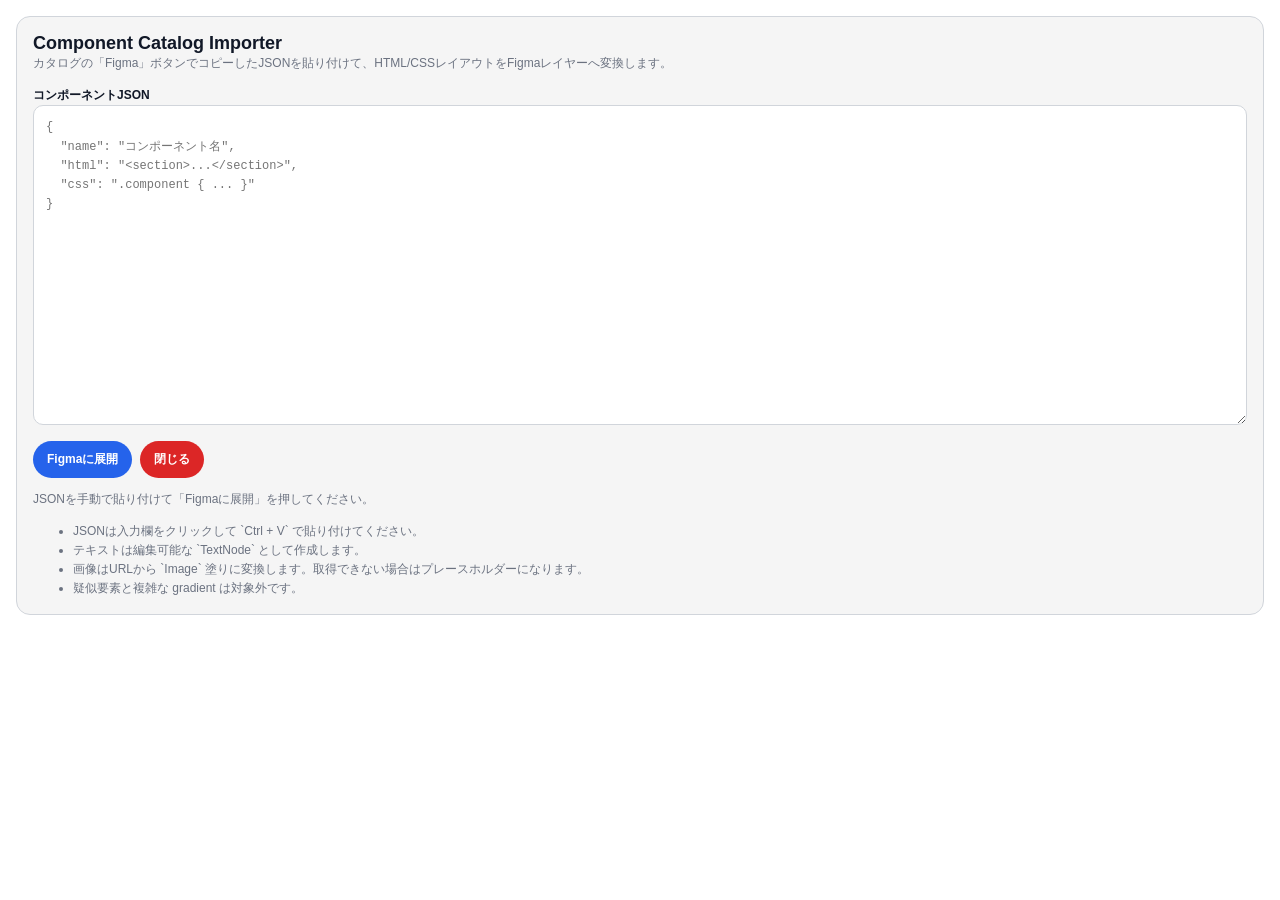
<file: figma-plugin/ui.html>
<!DOCTYPE html>
<html lang="ja">
<head>
  <meta charset="UTF-8">
  <meta name="viewport" content="width=device-width, initial-scale=1.0">
  <title>Component Catalog Importer</title>
  <style>
    :root {
      --bg: var(--figma-color-bg, #fff);
      --bg-secondary: var(--figma-color-bg-secondary, #f5f5f5);
      --text: var(--figma-color-text, #111827);
      --text-muted: var(--figma-color-text-secondary, #6b7280);
      --border: var(--figma-color-border, #d1d5db);
      --brand: var(--figma-color-bg-brand, #2563eb);
      --brand-hover: var(--figma-color-bg-brand-hover, #1d4ed8);
      --danger: var(--figma-color-bg-danger, #dc2626);
      --danger-hover: var(--figma-color-bg-danger-hover, #b91c1c);
    }

    * {
      box-sizing: border-box;
    }

    html,
    body {
      margin: 0;
      padding: 0;
      background: var(--bg);
      color: var(--text);
      font-family: "Noto Sans JP", "Hiragino Sans", "Segoe UI", sans-serif;
    }

    body {
      min-height: 100vh;
    }

    .app {
      padding: 16px;
    }

    .panel {
      display: grid;
      gap: 12px;
      padding: 16px;
      background: var(--bg-secondary);
      border: 1px solid var(--border);
      border-radius: 14px;
    }

    h1 {
      margin: 0;
      font-size: 18px;
    }

    p,
    li,
    label {
      font-size: 12px;
      line-height: 1.6;
    }

    p,
    ul {
      margin: 0;
      color: var(--text-muted);
    }

    label {
      font-weight: 700;
      color: var(--text);
    }

    textarea {
      width: 100%;
      min-height: 320px;
      padding: 12px;
      border: 1px solid var(--border);
      border-radius: 10px;
      resize: vertical;
      background: var(--bg);
      color: var(--text);
      font: 12px/1.6 Consolas, "Courier New", monospace;
    }

    .actions {
      display: flex;
      flex-wrap: wrap;
      gap: 8px;
    }

    button {
      border: 0;
      border-radius: 999px;
      padding: 10px 14px;
      font-size: 12px;
      font-weight: 700;
      cursor: pointer;
    }

    button:disabled {
      opacity: 0.6;
      cursor: wait;
    }

    .primary {
      background: var(--brand);
      color: #fff;
    }

    .primary:hover:not(:disabled) {
      background: var(--brand-hover);
    }

    .secondary {
      background: transparent;
      color: var(--text);
      border: 1px solid var(--border);
    }

    .danger {
      background: var(--danger);
      color: #fff;
    }

    .danger:hover:not(:disabled) {
      background: var(--danger-hover);
    }

    .status.error {
      color: #dc2626;
    }

    .render-host {
      position: fixed;
      left: -200vw;
      top: 0;
      width: 1920px;
      height: 2400px;
      opacity: 0;
      pointer-events: none;
      overflow: hidden;
    }

    .render-host iframe {
      width: 1920px;
      height: 2400px;
      border: 0;
      background: #fff;
    }
  </style>
</head>
<body>
  <div class="app">
    <section class="panel">
      <div>
        <h1>Component Catalog Importer</h1>
        <p>カタログの「Figma」ボタンでコピーしたJSONを貼り付けて、HTML/CSSレイアウトをFigmaレイヤーへ変換します。</p>
      </div>

      <div>
        <label for="json-input">コンポーネントJSON</label>
        <textarea id="json-input" spellcheck="false" placeholder='{
  "name": "コンポーネント名",
  "html": "<section>...</section>",
  "css": ".component { ... }"
}'></textarea>
      </div>

      <div class="actions">
        <button class="primary" id="btn-import" type="button">Figmaに展開</button>
        <button class="danger" id="btn-close" type="button">閉じる</button>
      </div>

      <p class="status" id="status">JSONを手動で貼り付けて「Figmaに展開」を押してください。</p>

      <ul>
        <li>JSONは入力欄をクリックして `Ctrl + V` で貼り付けてください。</li>
        <li>テキストは編集可能な `TextNode` として作成します。</li>
        <li>画像はURLから `Image` 塗りに変換します。取得できない場合はプレースホルダーになります。</li>
        <li>疑似要素と複雑な gradient は対象外です。</li>
      </ul>
    </section>
  </div>

  <div class="render-host" aria-hidden="true">
    <iframe id="render-frame" sandbox="allow-same-origin allow-scripts"></iframe>
  </div>

  <script>
    'use strict';

    const VIEWPORT_WIDTH = 1920;
    const COMPONENT_CSS_VARIABLES = `
:root {
  --color-background: #fff;
  --color-font: #111;
  --color-primary: #333;
  --color-primary-shade: #111;
  --color-primary-tint: #666;
  --color-secondary: #aaa;
  --color-secondary-tint: #eee;
  --color-table-border: #ccc;
  --body-font-size: min(calc(1.6rem + (1vw - 1.92rem) * 0.1294), 1.6rem);
  --body-font-family: 'Noto Sans JP', sans-serif;
  --content-max-width: 1240px;
  --font-family01: 'Noto Sans JP', sans-serif;
  --font-family02: 'Oswald', 'Noto Sans JP', sans-serif;
  --px240: min(calc(240px + (1vw - 19.2px) * 10.3560), 240px);
  --px200: min(calc(200px + (1vw - 19.2px) * 6.4725), 200px);
  --px180: min(calc(180px + (1vw - 19.2px) * 3.8835), 180px);
  --px160w: min(calc(160px + (1vw - 19.2px) * 5.1780), 160px);
  --px160: min(calc(160px + (1vw - 19.2px) * 6.4725), 160px);
  --px150: min(calc(150px + (1vw - 19.2px) * 3.2362), 150px);
  --px140: min(calc(140px + (1vw - 19.2px) * 6.4725), 140px);
  --px120: min(calc(120px + (1vw - 19.2px) * 2.5890), 120px);
  --px100w: min(calc(100px + (1vw - 19.2px) * 3.2362), 100px);
  --px100: min(calc(100px + (1vw - 19.2px) * 3.8835), 100px);
  --px96: min(calc(96px + (1vw - 19.2px) * 3.1068), 96px);
  --px80w: min(calc(80px + (1vw - 19.2px) * 1.2945), 80px);
  --px80: min(calc(80px + (1vw - 19.2px) * 2.5890), 80px);
  --px80s: min(calc(80px + (1vw - 19.2px) * 3.8835), 80px);
  --px60w: min(calc(60px + (1vw - 19.2px) * 1.2945), 60px);
  --px60: min(calc(60px + (1vw - 19.2px) * 1.9417), 60px);
  --px50: min(calc(50px + (1vw - 19.2px) * 1.2945), 50px);
  --px40w: min(calc(40px + (1vw - 19.2px) * 0.6472), 40px);
  --px40: min(calc(40px + (1vw - 19.2px) * 1.2945), 40px);
  --px30w: min(calc(30px + (1vw - 19.2px) * 0.6472), 30px);
  --px30: min(calc(30px + (1vw - 19.2px) * 0.9709), 30px);
  --px24: min(calc(24px + (1vw - 19.2px) * 0.6472), 24px);
  --px20: min(calc(20px + (1vw - 19.2px) * 0.6472), 20px);
  --px18: min(calc(18px + (1vw - 19.2px) * 0.2589), 18px);
  --px16: min(calc(16px + (1vw - 19.2px) * 0.1294), 16px);
  --px14: min(calc(14px + (1vw - 19.2px) * 0.1294), 14px);
  --px12: min(calc(12px + (1vw - 19.2px) * 0.0647), 12px);
}
`;
    const INLINE_TAGS = new Set(['a', 'abbr', 'b', 'code', 'em', 'i', 'mark', 'small', 'span', 'strong', 'sub', 'sup']);
    const TEXT_CONTAINER_TAGS = new Set(['a', 'button', 'em', 'h1', 'h2', 'h3', 'h4', 'h5', 'h6', 'label', 'li', 'p', 'small', 'span', 'strong']);
    const input = document.getElementById('json-input');
    const statusEl = document.getElementById('status');
    const importBtn = document.getElementById('btn-import');
    const frame = document.getElementById('render-frame');

    importBtn.addEventListener('click', handleImport);
    document.getElementById('btn-close').addEventListener('click', () => {
      parent.postMessage({ pluginMessage: { type: 'CLOSE' } }, '*');
    });

    window.addEventListener('message', (event) => {
      const message = event.data && event.data.pluginMessage;
      if (!message) return;

      if (message.type === 'IMPORT_SUCCESS') {
        setBusy(false);
        setStatus(`「${message.name}」をFigmaに展開しました。`);
      }

      if (message.type === 'IMPORT_ERROR') {
        setBusy(false);
        setStatus(message.message || 'インポートに失敗しました。', true);
      }
    });

    async function handleImport() {
      setBusy(true);
      setStatus('JSONを解析しています...');

      try {
        const component = parsePayload(input.value);
        const root = await renderAndExtract(component);
        setStatus(`${countNodes(root)} ノードをFigmaへ送信しています...`);

        parent.postMessage({
          pluginMessage: {
            type: 'CREATE_NODES',
            payload: { name: component.name, root },
          },
        }, '*');
      } catch (error) {
        setBusy(false);
        setStatus(error instanceof Error ? error.message : 'インポートに失敗しました。', true);
      }
    }

    function parsePayload(raw) {
      if (typeof raw !== 'string' || raw.trim() === '') {
        throw new Error('コンポーネントJSONを貼り付けてください。');
      }

      let parsed;
      try {
        parsed = JSON.parse(raw);
      } catch (error) {
        throw new Error('JSONの形式が不正です。カタログサイトの「Figma」ボタンでコピーした内容を貼り付けてください。');
      }

      const payload = {
        name: parsed && typeof parsed.name === 'string' ? parsed.name : 'Imported Component',
        html: parsed && typeof parsed.html === 'string' ? parsed.html : '',
        css: parsed && typeof parsed.css === 'string' ? parsed.css : '',
      };

      if (payload.html.trim() === '') {
        throw new Error('html が空です。');
      }

      return payload;
    }

    async function renderAndExtract(component) {
      frame.style.width = `${VIEWPORT_WIDTH}px`;
      frame.style.height = '2400px';
      await loadSrcdoc(buildSrcdoc(component));

      const doc = frame.contentDocument;
      const rootEl = doc.getElementById('figma-component-root');
      if (!rootEl) {
        throw new Error('レンダリング用の root 要素を作成できませんでした。');
      }

      await waitForAssets(doc);
      await nextFrame(frame.contentWindow);
      await nextFrame(frame.contentWindow);

      const origin = collectBounds(rootEl);
      return extractElementNode(rootEl, origin, true, component.name);
    }

    function loadSrcdoc(srcdoc) {
      return new Promise((resolve, reject) => {
        frame.onload = () => resolve();
        frame.onerror = () => reject(new Error('iframe の描画に失敗しました。'));
        frame.srcdoc = srcdoc;
      });
    }

    function buildSrcdoc(component) {
      const trimmed = component.html.trimStart();
      // section/main 等のレイアウト系タグ、または <div class="post"> + package_parts ラッパー形式を全幅レイアウトとして扱う
      const isLayoutTag = /^<(section|header|main|footer|nav|article)[\s>]/i.test(trimmed)
        || (/^<div\b[^>]*\bclass="[^"]*\bpost\b/.test(trimmed) && /class="[^"]*\bpackage_parts\b/.test(trimmed));
      const rootStyle = isLayoutTag
        ? `position:relative;display:block;width:${VIEWPORT_WIDTH}px;min-width:${VIEWPORT_WIDTH}px;`
        : 'position:relative;display:inline-block;';

      return [
        '<!DOCTYPE html>',
        '<html lang="ja"><head><meta charset="UTF-8"><meta name="viewport" content="width=device-width, initial-scale=1.0"><style>',
        COMPONENT_CSS_VARIABLES,
        '*,*::before,*::after{box-sizing:border-box;}',
        'html,body{margin:0;padding:0;background:#fff;}',
        'body{font-family:var(--body-font-family,"Noto Sans JP",sans-serif);font-size:var(--body-font-size,14px);color:var(--color-font,#111);}',
        // UA スタイルシートの差異により Figma の Chromium が details の非表示を適用しない場合があるため明示的に強制する
        'details:not([open])>*:not(summary){display:none!important;}',
        'summary{list-style:none;}summary::-webkit-details-marker{display:none;}',
        '#figma-component-root{', rootStyle, '}',
        component.css,
        '</style></head><body><div id="figma-component-root">',
        component.html,
        '</div></body></html>',
      ].join('');
    }

    async function waitForAssets(doc) {
      const fontsReady = doc.fonts && doc.fonts.ready
        ? doc.fonts.ready.catch(function () { return undefined; })
        : Promise.resolve();
      const imageTasks = Array.from(doc.images || []).map((image) => {
        if (image.complete) return Promise.resolve();
        return new Promise((resolve) => {
          image.addEventListener('load', resolve, { once: true });
          image.addEventListener('error', resolve, { once: true });
        });
      });

      await Promise.all([fontsReady, ...imageTasks]);
    }

    function collectBounds(rootEl) {
      const rects = [];
      const rootRect = rootEl.getBoundingClientRect();
      if (rootRect.width > 0 && rootRect.height > 0) rects.push(rootRect);

      for (const element of rootEl.querySelectorAll('*')) {
        const style = getComputedStyle(element);
        if (style.display === 'none' || style.visibility === 'hidden') continue;
        const rect = element.getBoundingClientRect();
        if (rect.width > 0 && rect.height > 0) rects.push(rect);
        rects.push(...collectPseudoRects(element));
      }

      if (rects.length === 0) {
        return { left: 0, top: 0, width: 1, height: 1 };
      }

      const left = Math.min(...rects.map((rect) => rect.left));
      const top = Math.min(...rects.map((rect) => rect.top));
      const right = Math.max(...rects.map((rect) => rect.right));
      const bottom = Math.max(...rects.map((rect) => rect.bottom));
      return { left, top, width: round(right - left), height: round(bottom - top) };
    }

    function extractElementNode(element, origin, isRoot = false, overrideName = '') {
      const style = getComputedStyle(element);
      if (style.display === 'none' || style.visibility === 'hidden') return null;

      const rect = element.getBoundingClientRect();
      if (!isRoot && (rect.width <= 0 || rect.height <= 0)) return null;

      const tagName = element.tagName.toLowerCase();
      if (tagName === 'img') {
        return {
          kind: 'image',
          name: overrideName || buildElementName(element),
          tagName,
          x: round(rect.left - origin.left),
          y: round(rect.top - origin.top),
          width: round(rect.width),
          height: round(rect.height),
          src: element.currentSrc || element.getAttribute('src') || '',
          textContent: '',
          styles: extractStyleSnapshot(style),
          layoutItem: extractLayoutItemSnapshot(style),
          children: [],
        };
      }

      if (shouldExtractAsSingleText(element, style, isRoot)) {
        return buildTextNodeFromElement(element, origin, overrideName);
      }

      const children = [];
      children.push(...extractPseudoNodes(element, origin));
      for (const childNode of Array.from(element.childNodes)) {
        if (childNode.nodeType === Node.ELEMENT_NODE) {
          const child = extractElementNode(childNode, origin);
          if (child) children.push(child);
        }
        if (childNode.nodeType === Node.TEXT_NODE) {
          const child = extractTextNode(childNode, origin, element);
          if (child) children.push(child);
        }
      }

      const styles = extractStyleSnapshot(style);
      const layout = buildAutoLayoutData(element, style, children, rect);
      const hasBox = hasVisibleBackground(styles.backgroundColor) || hasVisibleBorderSnapshot({
        colors: styles.borderColors,
        styles: styles.borderStyles,
        widths: styles.borderWidths,
      });
      const keepFrame = isRoot
        || hasBox
        || Boolean(layout)
        || styles.overflowHidden
        || styles.opacity < 1
        || style.transform !== 'none'
        || children.some((child) => child.kind !== 'text')
        || !INLINE_TAGS.has(tagName);

      if (!keepFrame && children.length === 1 && children[0].kind === 'text') {
        return children[0];
      }

      if (!keepFrame && children.length === 0) {
        return null;
      }

      return {
        kind: children.length === 0 ? 'rectangle' : 'frame',
        name: overrideName || buildElementName(element),
        tagName,
        x: isRoot ? 0 : round(rect.left - origin.left),
        y: isRoot ? 0 : round(rect.top - origin.top),
        width: isRoot ? origin.width : round(rect.width),
        height: isRoot ? origin.height : round(rect.height),
        src: '',
        textContent: '',
        styles,
        layout,
        layoutItem: extractLayoutItemSnapshot(style),
        children,
      };
    }

    function extractTextNode(textNode, origin, parentElement) {
      const style = getComputedStyle(parentElement);
      const textContent = normalizeText(textNode.textContent || '', style.whiteSpace, false);
      if (textContent.trim() === '') return null;

      const range = textNode.ownerDocument.createRange();
      range.selectNodeContents(textNode);
      const rects = Array.from(range.getClientRects()).filter((rect) => rect.width > 0 && rect.height > 0);
      if (rects.length === 0) return null;

      const bounds = unionRects(rects);
      return {
        kind: 'text',
        name: buildTextName(textContent),
        tagName: '#text',
        x: round(bounds.left - origin.left),
        y: round(bounds.top - origin.top),
        width: round(bounds.width),
        height: round(bounds.height),
        src: '',
        textContent,
        styles: extractTextStyles(style),
        layoutItem: extractLayoutItemSnapshot(null),
        children: [],
      };
    }

    function extractStyleSnapshot(style) {
      const border = extractBorderSnapshot(style);
      return {
        backgroundColor: style.backgroundColor,
        backgroundImageColor: extractGradientFirstColor(style.backgroundImage),
        borderColor: border.color,
        borderColors: border.colors,
        borderStyles: border.styles,
        borderTopLeftRadius: parsePx(style.borderTopLeftRadius),
        borderTopRightRadius: parsePx(style.borderTopRightRadius),
        borderBottomRightRadius: parsePx(style.borderBottomRightRadius),
        borderBottomLeftRadius: parsePx(style.borderBottomLeftRadius),
        borderWidths: border.widths,
        color: style.color,
        fontFamily: style.fontFamily,
        fontSize: parsePx(style.fontSize),
        fontStyle: style.fontStyle,
        fontWeight: normalizeFontWeight(style.fontWeight),
        letterSpacing: parsePx(style.letterSpacing),
        lineHeight: parsePx(style.lineHeight),
        objectFit: style.objectFit,
        opacity: parseFloat(style.opacity) || 1,
        overflowHidden: ['hidden', 'clip'].includes(style.overflow) || ['hidden', 'clip'].includes(style.overflowX) || ['hidden', 'clip'].includes(style.overflowY),
        textAlign: style.textAlign,
        cssTransformRotation: extractRotationDegFromTransform(style.transform),
        boxShadows: parseBoxShadow(style.boxShadow),
      };
    }

    // linear-gradient(...) から最初の rgba/rgb 色値を抽出する
    function extractGradientFirstColor(backgroundImage) {
      if (typeof backgroundImage !== 'string' || backgroundImage === 'none') return null;
      const match = backgroundImage.match(/rgba?\(\s*[\d.]+\s*,\s*[\d.]+\s*,\s*[\d.]+\s*(?:,\s*[\d.]+\s*)?\)/i);
      return match ? match[0] : null;
    }

    // CSS transform から回転角度（度数）を抽出する
    // ブラウザはcomputed styleをmatrix()形式で返すため、matrix成分から角度を計算する
    function extractRotationDegFromTransform(transform) {
      if (typeof transform !== 'string' || !transform || transform === 'none') return 0;
      const m = transform.match(/^matrix\(\s*([-\d.e]+)\s*,\s*([-\d.e]+)/i);
      if (m) {
        const a = parseFloat(m[1]);
        const b = parseFloat(m[2]);
        const deg = Math.atan2(b, a) * (180 / Math.PI);
        return Math.round(deg * 100) / 100;
      }
      const direct = transform.match(/rotate\(\s*([-\d.]+)deg\s*\)/i);
      if (direct) return parseFloat(direct[1]);
      return 0;
    }

    // CSS transform から Y 方向の平行移動量（px）を抽出する
    // translateY(-70%) rotate(45deg) → matrix(..., 0, ty) の ty を返す
    function extractTranslateYPxFromTransform(transform) {
      if (typeof transform !== 'string' || !transform || transform === 'none') return 0;
      const m = transform.match(/^matrix\(\s*[-\d.e]+\s*,\s*[-\d.e]+\s*,\s*[-\d.e]+\s*,\s*[-\d.e]+\s*,\s*([-\d.e]+)\s*,\s*([-\d.e]+)/i);
      if (m) return parseFloat(m[2]);
      const direct = transform.match(/translateY\(\s*([-\d.]+)px\s*\)/i);
      if (direct) return parseFloat(direct[1]);
      return 0;
    }

    // box-shadow を構造化データの配列にパースする
    function parseBoxShadow(boxShadow) {
      if (typeof boxShadow !== 'string' || !boxShadow || boxShadow === 'none') return [];
      const parts = splitBoxShadows(boxShadow);
      return parts.map(parseSingleBoxShadow).filter(Boolean);
    }

    // box-shadow 値をカンマ分割する（rgba() 内のカンマは無視）
    function splitBoxShadows(value) {
      const parts = [];
      let depth = 0;
      let current = '';
      for (let i = 0; i < value.length; i++) {
        const ch = value[i];
        if (ch === '(') depth++;
        else if (ch === ')') depth--;
        else if (ch === ',' && depth === 0) {
          parts.push(current.trim());
          current = '';
          continue;
        }
        current += ch;
      }
      if (current.trim()) parts.push(current.trim());
      return parts;
    }

    // シャドウ1件をパースして { offsetX, offsetY, blur, spread, color, isInset } を返す
    function parseSingleBoxShadow(shadow) {
      const isInset = /\binset\b/i.test(shadow);
      let str = shadow.replace(/\binset\b/gi, '').trim();

      // 色を抽出（rgba/rgb）
      const colorMatch = str.match(/rgba?\([^)]+\)/i);
      const colorStr = colorMatch ? colorMatch[0] : null;
      if (colorStr) str = str.replace(colorStr, '').trim();

      // 残りの px 値（offsetX offsetY blur spread）をパース
      const values = str.split(/\s+/).filter(Boolean).map(t => parsePx(t)).filter(v => v !== null);
      if (values.length < 2) return null;

      const [offsetX = 0, offsetY = 0, blur = 0, spread = 0] = values;

      // 色を {r,g,b,a} (0–1) に変換
      let color = { r: 0, g: 0, b: 0, a: 0.25 };
      if (colorStr) {
        const m = colorStr.match(/rgba?\(\s*([\d.]+)\s*,\s*([\d.]+)\s*,\s*([\d.]+)(?:\s*,\s*([\d.]+))?\s*\)/i);
        if (m) {
          color = {
            r: parseFloat(m[1]) / 255,
            g: parseFloat(m[2]) / 255,
            b: parseFloat(m[3]) / 255,
            a: m[4] !== undefined ? parseFloat(m[4]) : 1,
          };
        }
      }

      return { offsetX, offsetY, blur, spread, color, isInset };
    }

    function extractTextStyles(style) {
      return {
        backgroundColor: 'transparent',
        borderColor: 'transparent',
        borderColors: {
          top: 'transparent',
          right: 'transparent',
          bottom: 'transparent',
          left: 'transparent',
        },
        borderStyles: {
          top: 'none',
          right: 'none',
          bottom: 'none',
          left: 'none',
        },
        borderTopLeftRadius: 0,
        borderTopRightRadius: 0,
        borderBottomRightRadius: 0,
        borderBottomLeftRadius: 0,
        borderWidths: { top: 0, right: 0, bottom: 0, left: 0 },
        color: style.color,
        fontFamily: style.fontFamily,
        fontSize: parsePx(style.fontSize),
        fontStyle: style.fontStyle,
        fontWeight: normalizeFontWeight(style.fontWeight),
        letterSpacing: parsePx(style.letterSpacing),
        lineHeight: parsePx(style.lineHeight),
        objectFit: '',
        opacity: parseFloat(style.opacity) || 1,
        overflowHidden: false,
        textAlign: style.textAlign,
      };
    }

    function shouldExtractAsSingleText(element, style, isRoot) {
      if (isRoot) return false;

      const tagName = element.tagName.toLowerCase();
      if (!TEXT_CONTAINER_TAGS.has(tagName)) return false;
      if (hasVisiblePseudoElement(element)) return false;

      const text = normalizeText(element.innerText || element.textContent || '', style.whiteSpace, true).trim();
      if (!text) return false;

      if (hasVisibleBackground(style.backgroundColor)) return false;
      if (hasVisibleBorderSnapshot(extractBorderSnapshot(style))) return false;

      for (const child of Array.from(element.children)) {
        const childTag = child.tagName.toLowerCase();
        if (childTag === 'br') continue;
        if (!INLINE_TAGS.has(childTag)) return false;
      }

      return true;
    }

    function buildTextNodeFromElement(element, origin, overrideName) {
      const style = getComputedStyle(element);
      const rect = element.getBoundingClientRect();
      const textContent = normalizeText(element.innerText || element.textContent || '', style.whiteSpace, true).trim();
      if (!textContent) return null;

      return {
        kind: 'text',
        name: overrideName || buildTextName(textContent),
        tagName: element.tagName.toLowerCase(),
        x: round(rect.left - origin.left),
        y: round(rect.top - origin.top),
        width: round(rect.width),
        height: round(rect.height),
        src: '',
        textContent,
        styles: extractTextStyles(style),
        layoutItem: extractLayoutItemSnapshot(style),
        children: [],
      };
    }

    function extractPseudoNodes(element, origin) {
      const nodes = [];
      const beforeNode = buildPseudoNode(element, origin, 'before');
      const afterNode = buildPseudoNode(element, origin, 'after');

      if (beforeNode) nodes.push(beforeNode);
      if (afterNode) nodes.push(afterNode);

      return nodes;
    }

    function collectPseudoRects(element) {
      const rects = [];
      const beforeRect = getPseudoRect(element, 'before');
      const afterRect = getPseudoRect(element, 'after');

      if (beforeRect) rects.push(beforeRect);
      if (afterRect) rects.push(afterRect);

      return rects;
    }

    function buildPseudoNode(element, origin, pseudoType) {
      const pseudoStyle = getComputedStyle(element, `::${pseudoType}`);
      if (!isVisiblePseudo(pseudoStyle)) return null;

      const rect = getPseudoRect(element, pseudoType, pseudoStyle);
      if (!rect) return null;

      // CSS transform の translateY 分だけ Y 座標を補正する
      // getPseudoRect は CSS position (top/right 等) のみで座標を計算するため、
      // transform による視覚的な移動量（matrix の ty 成分）を手動で加算する
      const transformY = extractTranslateYPxFromTransform(pseudoStyle.transform);

      const content = normalizePseudoContent(pseudoStyle.content);
      const name = `${buildElementName(element)}::${pseudoType}`;

      if (content) {
        return {
          kind: 'text',
          name,
          tagName: `::${pseudoType}`,
          x: round(rect.left - origin.left),
          y: round(rect.top - origin.top + transformY),
          width: round(rect.width),
          height: round(rect.height),
          src: '',
          textContent: normalizeText(content, pseudoStyle.whiteSpace, true),
          styles: extractTextStyles(pseudoStyle),
          layoutItem: extractLayoutItemSnapshot(pseudoStyle),
          children: [],
        };
      }

      return {
        kind: 'rectangle',
        name,
        tagName: `::${pseudoType}`,
        x: round(rect.left - origin.left),
        y: round(rect.top - origin.top + transformY),
        width: round(rect.width),
        height: round(rect.height),
        src: '',
        textContent: '',
        styles: extractStyleSnapshot(pseudoStyle),
        layoutItem: extractLayoutItemSnapshot(pseudoStyle),
        children: [],
      };
    }

    function buildAutoLayoutData(element, style, children, rect) {
      if (!isAutoLayoutCandidate(element, style, children)) return null;

      const direction = style.flexDirection || 'row';
      const isHorizontal = direction.indexOf('row') === 0;
      const reverse = direction.indexOf('reverse') !== -1;
      const wrap = style.flexWrap && style.flexWrap !== 'nowrap';
      const flowChildren = children.filter((child) => !child.layoutItem || child.layoutItem.positioning !== 'ABSOLUTE');

      if (flowChildren.length === 0) return null;

      const mainGap = inferAutoLayoutGap(flowChildren, isHorizontal, reverse);
      const parsedColumnGap = parsePx(style.columnGap);
      const parsedRowGap = parsePx(style.rowGap);
      const itemSpacing = isHorizontal
        ? (parsedColumnGap !== null ? parsedColumnGap : mainGap)
        : (parsedRowGap !== null ? parsedRowGap : mainGap);
      const counterAxisSpacing = isHorizontal
        ? (parsedRowGap !== null ? parsedRowGap : 0)
        : (parsedColumnGap !== null ? parsedColumnGap : 0);

      return {
        mode: isHorizontal ? 'HORIZONTAL' : 'VERTICAL',
        reverse,
        wrap,
        primaryAxisAlignItems: mapPrimaryAxisAlign(style.justifyContent),
        counterAxisAlignItems: mapCounterAxisAlign(style.alignItems, isHorizontal),
        alignItemsRaw: style.alignItems || 'stretch',
        itemSpacing: itemSpacing || 0,
        counterAxisSpacing: counterAxisSpacing || 0,
        paddingTop: parsePx(style.paddingTop) || 0,
        paddingRight: parsePx(style.paddingRight) || 0,
        paddingBottom: parsePx(style.paddingBottom) || 0,
        paddingLeft: parsePx(style.paddingLeft) || 0,
        width: round(rect.width),
        height: round(rect.height),
      };
    }

    function isAutoLayoutCandidate(element, style, children) {
      if (!style) return false;
      const modeHint = getAutoLayoutHint(element);
      if (modeHint === 'fixed') return false;
      if (!['flex', 'inline-flex'].includes(style.display)) return false;
      if ((style.flexWrap && style.flexWrap !== 'nowrap') && modeHint !== 'force') return false;
      if (style.position === 'absolute' || style.position === 'fixed') return false;
      if (style.transform && style.transform !== 'none') return false;
      if (style.justifyContent === 'space-around' || style.justifyContent === 'space-evenly') return false;
      if (children.length < 1 && modeHint !== 'force') return false;

      const direction = style.flexDirection || 'row';
      const isHorizontal = direction.indexOf('row') === 0;
      const flowChildren = children.filter((child) => !child.layoutItem || child.layoutItem.positioning !== 'ABSOLUTE');
      if (flowChildren.length < 1 && modeHint !== 'force') return false;
      if (!isOrderedFlow(flowChildren, isHorizontal) && modeHint !== 'force') return false;
      if (hasOverlappingFlow(flowChildren, isHorizontal) && modeHint !== 'force') return false;

      return true;
    }

    function getAutoLayoutHint(element) {
      if (!element || !element.getAttribute) return 'auto';

      const raw = (element.getAttribute('data-figma-layout')
        || element.getAttribute('data-figma-autolayout')
        || '').toLowerCase().trim();

      if (raw === 'fixed' || raw === 'false' || raw === 'off') return 'fixed';
      if (raw === 'force' || raw === 'true' || raw === 'on') return 'force';
      return 'auto';
    }

    function extractLayoutItemSnapshot(style) {
      const source = style || {};
      return {
        positioning: source.position === 'absolute' || source.position === 'fixed' ? 'ABSOLUTE' : 'AUTO',
        alignSelf: source.alignSelf || 'auto',
        flexGrow: normalizeFlexGrow(source.flexGrow),
      };
    }

    function inferAutoLayoutGap(children, isHorizontal, reverse) {
      if (!Array.isArray(children) || children.length < 2) return 0;

      const ordered = [...children].sort((a, b) => {
        const first = isHorizontal ? a.x : a.y;
        const second = isHorizontal ? b.x : b.y;
        return reverse ? second - first : first - second;
      });

      const gaps = [];
      for (let i = 0; i < ordered.length - 1; i += 1) {
        const current = ordered[i];
        const next = ordered[i + 1];
        const currentEnd = isHorizontal ? current.x + current.width : current.y + current.height;
        const nextStart = isHorizontal ? next.x : next.y;
        const gap = round(nextStart - currentEnd);
        if (gap >= 0) gaps.push(gap);
      }

      if (gaps.length === 0) return 0;
      return round(gaps.reduce((sum, value) => sum + value, 0) / gaps.length);
    }

    function isOrderedFlow(children, isHorizontal) {
      if (!Array.isArray(children) || children.length < 2) return true;

      const positions = children.map((child) => isHorizontal ? child.x : child.y);
      let ascending = true;
      let descending = true;

      for (let i = 1; i < positions.length; i += 1) {
        if (positions[i] < positions[i - 1]) ascending = false;
        if (positions[i] > positions[i - 1]) descending = false;
      }

      return ascending || descending;
    }

    function hasOverlappingFlow(children, isHorizontal) {
      if (!Array.isArray(children) || children.length < 2) return false;

      const ordered = [...children].sort((a, b) => {
        const first = isHorizontal ? a.x : a.y;
        const second = isHorizontal ? b.x : b.y;
        return first - second;
      });

      for (let i = 0; i < ordered.length - 1; i += 1) {
        const current = ordered[i];
        const next = ordered[i + 1];
        const currentEnd = isHorizontal ? current.x + current.width : current.y + current.height;
        const nextStart = isHorizontal ? next.x : next.y;
        if (nextStart < currentEnd - 1) return true;
      }

      return false;
    }

    function mapPrimaryAxisAlign(value) {
      switch (value) {
        case 'center':
          return 'CENTER';
        case 'flex-end':
        case 'end':
          return 'MAX';
        case 'space-between':
          return 'SPACE_BETWEEN';
        default:
          return 'MIN';
      }
    }

    function mapCounterAxisAlign(value, isHorizontal) {
      switch (value) {
        case 'center':
          return 'CENTER';
        case 'flex-end':
        case 'end':
          return 'MAX';
        case 'baseline':
          return isHorizontal ? 'BASELINE' : 'MIN';
        default:
          return 'MIN';
      }
    }

    function normalizeFlexGrow(value) {
      const numeric = Number(value);
      return Number.isFinite(numeric) && numeric > 0 ? 1 : 0;
    }

    function getPseudoRect(element, pseudoType, pseudoStyle) {
      const style = pseudoStyle || getComputedStyle(element, `::${pseudoType}`);
      if (!isVisiblePseudo(style)) return null;

      const baseRect = element.getBoundingClientRect();
      const width = resolvePseudoSize(style.width, baseRect.width, style, true);
      const height = resolvePseudoSize(style.height, baseRect.height, style, false);

      if (width <= 0 || height <= 0) return null;

      const left = resolvePseudoPosition(style.left, style.right, baseRect.left, baseRect.right, width);
      const top = resolvePseudoTop(element, pseudoType, style, baseRect, height);

      return {
        left,
        top,
        width,
        height,
      };
    }

    function resolvePseudoTop(element, pseudoType, style, baseRect, height) {
      const explicitTop = resolvePseudoPosition(style.top, style.bottom, baseRect.top, baseRect.bottom, height);
      if (parsePx(style.top) !== null || parsePx(style.bottom) !== null || style.position === 'absolute' || style.position === 'fixed') {
        return explicitTop;
      }

      const marginTop = parsePx(style.marginTop) || 0;
      const marginBottom = parsePx(style.marginBottom) || 0;

      if (pseudoType === 'before') {
        return baseRect.top + marginTop;
      }

      return baseRect.bottom - height - marginBottom;
    }

    function resolvePseudoPosition(startValue, endValue, baseStart, baseEnd, size) {
      const start = parsePx(startValue);
      if (start !== null) return baseStart + start;

      const end = parsePx(endValue);
      if (end !== null) return baseEnd - end - size;

      return baseStart;
    }

    function resolvePseudoSize(value, fallbackSize, style, isHorizontal) {
      const parsed = parsePx(value);
      if (parsed !== null) return parsed;

      const content = normalizePseudoContent(style.content);
      if (!content) return round(fallbackSize);

      const fontSize = parsePx(style.fontSize) || 16;
      if (isHorizontal) {
        return round(Math.max(content.length * fontSize * 0.6, fontSize));
      }

      return round(parsePx(style.lineHeight) || fontSize * 1.2);
    }

    function isVisiblePseudo(style) {
      if (!style) return false;
      if (style.display === 'none' || style.visibility === 'hidden') return false;

      const content = normalizePseudoContent(style.content);
      const hasBgColor = hasVisibleBackground(style.backgroundColor);
      const hasBgImage = hasVisibleBackgroundImage(style.backgroundImage);
      const hasBox = hasBgColor || hasBgImage || hasVisibleBorderSnapshot(extractBorderSnapshot(style));

      if (!content && !hasBox) return false;

      // background-image を持つ絶対配置要素はブラウザのレイアウト計算を信頼してサイズチェックを省略
      if (hasBgImage && (style.position === 'absolute' || style.position === 'fixed')) {
        return true;
      }

      const width = resolvePseudoSize(style.width, 0, style, true);
      const height = resolvePseudoSize(style.height, 0, style, false);
      return width > 0 && height > 0;
    }

    function hasVisibleBackgroundImage(value) {
      return typeof value === 'string' && value !== 'none' && value.trim() !== '';
    }

    function hasVisiblePseudoElement(element) {
      return isVisiblePseudo(getComputedStyle(element, '::before'))
        || isVisiblePseudo(getComputedStyle(element, '::after'));
    }

    function normalizePseudoContent(content) {
      if (typeof content !== 'string') return '';
      if (content === 'none' || content === 'normal') return '';

      const unquoted = content.replace(/^['"]|['"]$/g, '');
      return unquoted
        .replace(/\\A/g, '\n')
        .replace(/\\n/g, '\n')
        .replace(/\\"/g, '"')
        .replace(/\\\\/g, '\\');
    }

    function normalizeText(text, whiteSpace, preserveLineBreaks) {
      const normalized = String(text)
        .replace(/\r\n/g, '\n')
        .replace(/\r/g, '\n')
        .replace(/\u00a0/g, ' ');

      if (/pre-wrap|break-spaces/.test(whiteSpace)) {
        return normalized;
      }

      if (/pre-line/.test(whiteSpace) || preserveLineBreaks) {
        return normalized
          .split('\n')
          .map((line) => line.replace(/[^\S\n]+/g, ' ').trimEnd())
          .join('\n')
          .replace(/\n{3,}/g, '\n\n');
      }

      if (/pre/.test(whiteSpace)) {
        return normalized;
      }

      return normalized.replace(/\s+/g, ' ');
    }

    function hasVisibleBackground(value) {
      return !/^(transparent|rgba\(0,\s*0,\s*0,\s*0\))$/i.test(String(value).replace(/\s+/g, ''));
    }

    function extractBorderSnapshot(style) {
      return {
        color: style.borderColor,
        colors: {
          top: style.borderTopColor,
          right: style.borderRightColor,
          bottom: style.borderBottomColor,
          left: style.borderLeftColor,
        },
        styles: {
          top: style.borderTopStyle,
          right: style.borderRightStyle,
          bottom: style.borderBottomStyle,
          left: style.borderLeftStyle,
        },
        widths: {
          top: parsePx(style.borderTopWidth),
          right: parsePx(style.borderRightWidth),
          bottom: parsePx(style.borderBottomWidth),
          left: parsePx(style.borderLeftWidth),
        },
      };
    }

    function hasVisibleBorderSnapshot(border) {
      if (!border) return false;

      return ['top', 'right', 'bottom', 'left'].some((side) => {
        const width = border.widths && border.widths[side];
        const color = border.colors && border.colors[side];
        const borderStyle = border.styles && border.styles[side];
        return isVisibleBorderSide(width, color, borderStyle);
      });
    }

    function isVisibleBorderSide(width, color, borderStyle) {
      if (!(width > 0)) return false;
      if (borderStyle === 'none' || borderStyle === 'hidden') return false;
      return !/^(transparent|rgba\(0,\s*0,\s*0,\s*0\))$/i.test(String(color).replace(/\s+/g, ''));
    }

    function parsePx(value) {
      if (typeof value !== 'string' || value === '' || value === 'normal' || value === 'auto') return null;
      const match = value.match(/-?[\d.]+/);
      return match ? round(Number(match[0])) : null;
    }

    function normalizeFontWeight(value) {
      if (value === 'normal') return 400;
      if (value === 'bold') return 700;
      const numeric = Number(value);
      return Number.isFinite(numeric) ? numeric : 400;
    }

    function buildElementName(element) {
      const tagName = element.tagName.toLowerCase();
      if (element.id) return `${tagName}#${element.id}`;
      const firstClass = element.classList[0];
      return firstClass ? `${tagName}.${firstClass}` : tagName;
    }

    function buildTextName(text) {
      const short = text.trim().replace(/\s+/g, ' ').slice(0, 24);
      return short ? `text:${short}` : 'text';
    }

    function unionRects(rects) {
      const left = Math.min(...rects.map((rect) => rect.left));
      const top = Math.min(...rects.map((rect) => rect.top));
      const right = Math.max(...rects.map((rect) => rect.right));
      const bottom = Math.max(...rects.map((rect) => rect.bottom));
      return { left, top, width: round(right - left), height: round(bottom - top) };
    }

    function countNodes(node) {
      return node ? 1 + (node.children || []).reduce((sum, child) => sum + countNodes(child), 0) : 0;
    }

    function nextFrame(win) {
      return new Promise((resolve) => win.requestAnimationFrame(() => resolve()));
    }

    function setStatus(message, isError = false) {
      statusEl.textContent = message;
      statusEl.classList.toggle('error', isError);
    }

    function setBusy(busy) {
      importBtn.disabled = busy;
    }

    function round(value) {
      return Math.round(value * 100) / 100;
    }
  </script>
</body>
</html>
</file>
<file: assets/css/variables.css>
/* ============================================================
   CSS変数定義
   SPEC.md に基づくデザイントークン
   ============================================================ */
:root {
  /* カラー */
  --color-primary: #3b82f6;
  --color-primary-hover: #2563eb;
  --color-bg: #f8fafc;
  --color-surface: #ffffff;
  --color-border: #e2e8f0;
  --color-text: #1e293b;
  --color-text-muted: #64748b;
  --color-success: #10b981;
  --color-danger: #ef4444;

  /* レイアウト */
  --sidebar-width: 240px;

  /* 形状・影 */
  --radius: 8px;
  --radius-sm: 4px;
  --radius-lg: 12px;
  --shadow: 0 1px 3px rgba(0, 0, 0, 0.1);
  --shadow-md: 0 4px 12px rgba(0, 0, 0, 0.12);
  --shadow-lg: 0 8px 32px rgba(0, 0, 0, 0.16);

  /* タイポグラフィ */
  --font-sans: -apple-system, BlinkMacSystemFont, "Segoe UI", Roboto, "Hiragino Sans", "Noto Sans JP", sans-serif;
  --font-mono: "SFMono-Regular", Consolas, "Liberation Mono", Menlo, monospace;

  /* トランジション */
  --transition: 0.2s ease;

  /* ヘッダー高さ */
  --header-height: 60px;
}
</file>
<file: assets/css/admin.css>
/* ============================================================
   管理画面（admin.html）スタイル
   ============================================================ */

/* ---- ベース ---- */
*, *::before, *::after {
  box-sizing: border-box;
  margin: 0;
  padding: 0;
}

body {
  font-family: var(--font-sans);
  font-size: 14px;
  color: var(--color-text);
  background: var(--color-bg);
  line-height: 1.5;
  min-height: 100vh;
}

/* ============================================================
   ヘッダー
   ============================================================ */
.admin-header {
  position: fixed;
  top: 0;
  left: 0;
  right: 0;
  height: var(--header-height);
  background: var(--color-surface);
  border-bottom: 1px solid var(--color-border);
  display: flex;
  align-items: center;
  padding: 0 24px;
  gap: 16px;
  z-index: 100;
  box-shadow: var(--shadow);
}

.admin-logo {
  font-size: 15px;
  font-weight: 700;
  color: var(--color-text);
  text-decoration: none;
  display: flex;
  align-items: center;
  gap: 8px;
}

.admin-logo-icon {
  width: 28px;
  height: 28px;
  background: var(--color-primary);
  border-radius: var(--radius-sm);
  display: flex;
  align-items: center;
  justify-content: center;
  color: #fff;
  font-size: 14px;
}

.admin-badge {
  font-size: 11px;
  font-weight: 600;
  padding: 2px 8px;
  background: #fef3c7;
  color: #92400e;
  border-radius: 99px;
}

.header-spacer {
  flex: 1;
}

.header-link {
  font-size: 13px;
  font-weight: 600;
  color: var(--color-text-muted);
  text-decoration: none;
  display: flex;
  align-items: center;
  gap: 5px;
  padding: 6px 12px;
  border-radius: var(--radius);
  transition: background var(--transition), color var(--transition);
}

.header-link:hover {
  background: var(--color-bg);
  color: var(--color-primary);
}

/* ============================================================
   メインレイアウト
   ============================================================ */
.admin-body {
  padding-top: var(--header-height);
  display: grid;
  grid-template-columns: 1fr 400px;
  gap: 0;
  min-height: 100vh;
}

/* 左カラム（一覧 + フォーム） */
.admin-left {
  padding: 24px;
  overflow: auto;
  border-right: 1px solid var(--color-border);
}

/* 右カラム（プレビュー） */
.admin-right {
  padding: 24px;
  position: sticky;
  top: var(--header-height);
  height: calc(100vh - var(--header-height));
  overflow: auto;
  background: var(--color-bg);
}

/* ============================================================
   セクションタイトル
   ============================================================ */
.section-header {
  display: flex;
  align-items: center;
  justify-content: space-between;
  margin-bottom: 16px;
  gap: 12px;
}

.section-title {
  font-size: 15px;
  font-weight: 700;
  color: var(--color-text);
  display: flex;
  align-items: center;
  gap: 8px;
}

/* ============================================================
   コンポーネント一覧 フィルター（タブ + 検索）
   ============================================================ */
.list-controls {
  display: flex;
  flex-direction: column;
  gap: 8px;
  margin-bottom: 12px;
}

.list-tabs {
  display: flex;
  gap: 4px;
  overflow-x: auto;
  padding-bottom: 2px;
  scrollbar-width: thin;
  scrollbar-color: var(--color-border) transparent;
}

.list-tabs::-webkit-scrollbar {
  height: 4px;
}

.list-tabs::-webkit-scrollbar-thumb {
  background: var(--color-border);
  border-radius: 99px;
}

.list-tab {
  padding: 6px 14px;
  border: 1.5px solid var(--color-border);
  border-radius: var(--radius-sm);
  font-size: 12px;
  font-weight: 600;
  color: var(--color-text-muted);
  background: var(--color-surface);
  cursor: pointer;
  transition: all var(--transition);
  white-space: nowrap;
  flex-shrink: 0;
}

.list-tab:hover {
  border-color: var(--color-primary);
  color: var(--color-primary);
  background: #eff6ff;
}

.list-tab.active {
  background: var(--color-primary);
  border-color: var(--color-primary);
  color: #fff;
}

.list-tab-count {
  font-size: 11px;
  opacity: 0.75;
  margin-left: 3px;
}

.list-search-wrap {
  display: flex;
  gap: 8px;
  align-items: center;
}

.list-search-field {
  position: relative;
  flex: 1;
}

.list-search-icon {
  position: absolute;
  left: 10px;
  top: 50%;
  transform: translateY(-50%);
  color: var(--color-text-muted);
  pointer-events: none;
}

/* .form-input より詳細度を上げて padding を確実に適用する */
.list-search-field .form-input {
  padding-left: 32px;
  padding-right: 36px;
}

/* ブラウザネイティブのクリアボタンを非表示にして自前ボタンを使う */
.list-search-field input[type="search"]::-webkit-search-cancel-button {
  display: none;
}

.btn-search-clear {
  position: absolute;
  right: 8px;
  top: 50%;
  transform: translateY(-50%);
  width: 22px;
  height: 22px;
  border: none;
  background: var(--color-border);
  color: var(--color-text-muted);
  border-radius: 50%;
  cursor: pointer;
  display: flex;
  align-items: center;
  justify-content: center;
  transition: background var(--transition), color var(--transition);
}

.btn-search-clear:hover {
  background: #cbd5e1;
  color: var(--color-text);
}

.list-count {
  font-size: 12px;
  color: var(--color-text-muted);
  margin-bottom: 8px;
  min-height: 18px;
}

.btn-list-search {
  padding: 9px 18px;
  background: var(--color-primary);
  color: #fff;
  border: none;
  border-radius: var(--radius);
  font-size: 13px;
  font-weight: 600;
  cursor: pointer;
  transition: background var(--transition);
  white-space: nowrap;
  flex-shrink: 0;
}

.btn-list-search:hover {
  background: var(--color-primary-hover);
}

/* ============================================================
   コンポーネント一覧テーブル
   ============================================================ */
.table-wrapper {
  background: var(--color-surface);
  border: 1px solid var(--color-border);
  border-radius: var(--radius-lg);
  overflow: hidden;
  margin-bottom: 28px;
}

.component-table {
  width: 100%;
  border-collapse: collapse;
}

.component-table th {
  background: var(--color-bg);
  padding: 10px 14px;
  text-align: left;
  font-size: 11px;
  font-weight: 700;
  text-transform: uppercase;
  letter-spacing: 0.06em;
  color: var(--color-text-muted);
  border-bottom: 1px solid var(--color-border);
}

.component-table td {
  padding: 11px 14px;
  font-size: 13px;
  color: var(--color-text);
  border-bottom: 1px solid var(--color-border);
  vertical-align: middle;
}

.component-table tr:last-child td {
  border-bottom: none;
}

.component-table tr:hover td {
  background: #f8fafc;
}

.table-name {
  font-weight: 600;
}

.table-category {
  display: inline-block;
  font-size: 11px;
  font-weight: 600;
  color: var(--color-primary);
  background: #eff6ff;
  padding: 2px 8px;
  border-radius: 99px;
}

.table-date {
  color: var(--color-text-muted);
  font-size: 12px;
}

.table-actions {
  display: flex;
  gap: 6px;
  justify-content: flex-end;
}

.btn-edit {
  padding: 5px 12px;
  background: var(--color-surface);
  color: var(--color-primary);
  border: 1.5px solid #bfdbfe;
  border-radius: var(--radius-sm);
  font-size: 12px;
  font-weight: 600;
  cursor: pointer;
  transition: all var(--transition);
}

.btn-edit:hover {
  background: #eff6ff;
}

.btn-delete {
  padding: 5px 12px;
  background: var(--color-surface);
  color: var(--color-danger);
  border: 1.5px solid #fecaca;
  border-radius: var(--radius-sm);
  font-size: 12px;
  font-weight: 600;
  cursor: pointer;
  transition: all var(--transition);
}

.btn-delete:hover {
  background: #fef2f2;
}

/* 空テーブル */
.table-empty {
  text-align: center;
  padding: 32px;
  color: var(--color-text-muted);
  font-size: 13px;
}

/* ============================================================
   JSON操作ボタン群
   ============================================================ */
.json-actions {
  display: flex;
  gap: 8px;
  flex-wrap: wrap;
  margin-bottom: 28px;
  padding: 16px;
  background: var(--color-surface);
  border: 1px solid var(--color-border);
  border-radius: var(--radius-lg);
}

.btn-json {
  display: inline-flex;
  align-items: center;
  gap: 6px;
  padding: 8px 16px;
  border-radius: var(--radius);
  font-size: 13px;
  font-weight: 600;
  cursor: pointer;
  transition: all var(--transition);
  border: 1.5px solid var(--color-border);
  background: var(--color-surface);
  color: var(--color-text);
}

.btn-json:hover {
  border-color: var(--color-primary);
  color: var(--color-primary);
  background: #eff6ff;
}

.btn-json-file {
  border-color: var(--color-success, #16a34a);
  color: var(--color-success, #16a34a);
}

.btn-json-file:hover {
  background: #f0fdf4;
  border-color: var(--color-success, #16a34a);
  color: var(--color-success, #16a34a);
}

/* ファイル接続状態ラベル */
.file-status {
  font-size: 12px;
  color: var(--color-text-muted);
  padding: 2px 0;
}

.file-status.connected {
  color: var(--color-success, #16a34a);
  font-weight: 600;
}

.btn-json-export {
  background: var(--color-primary);
  color: #fff;
  border-color: var(--color-primary);
}

.btn-json-export:hover {
  background: var(--color-primary-hover);
  border-color: var(--color-primary-hover);
  color: #fff;
}

/* ============================================================
   登録・編集フォーム
   ============================================================ */
.form-panel {
  background: var(--color-surface);
  border: 1px solid var(--color-border);
  border-radius: var(--radius-lg);
  overflow: hidden;
}

.form-panel-header {
  padding: 16px 20px;
  border-bottom: 1px solid var(--color-border);
  background: var(--color-bg);
  display: flex;
  align-items: center;
  justify-content: space-between;
}

.form-panel-title {
  font-size: 14px;
  font-weight: 700;
  color: var(--color-text);
}

.form-panel-body {
  padding: 20px;
}

.save-mode-panel {
  margin: 0 20px 16px;
  padding: 16px;
  border: 1px solid var(--color-border);
  border-radius: var(--radius);
  background: var(--color-bg);
}

.save-mode-header {
  display: flex;
  align-items: flex-start;
  justify-content: space-between;
  gap: 12px;
}

.save-mode-label {
  font-size: 11px;
  font-weight: 700;
  letter-spacing: 0.04em;
  color: var(--color-text-muted);
  text-transform: uppercase;
}

.save-mode-status {
  margin-top: 4px;
  font-size: 13px;
  font-weight: 700;
  color: var(--color-text);
}

.save-mode-status.info {
  color: var(--color-primary);
}

.save-mode-status.success {
  color: var(--color-success);
}

.save-mode-status.error {
  color: var(--color-danger);
}

.save-mode-hint {
  margin-top: 8px;
  font-size: 12px;
  line-height: 1.6;
  color: var(--color-text-muted);
}

.save-mode-fields {
  margin-top: 12px;
  padding-top: 12px;
  border-top: 1px dashed var(--color-border);
}

.form-group.compact {
  margin-bottom: 0;
}

.form-row {
  display: grid;
  grid-template-columns: 1fr 1fr;
  gap: 16px;
}

.form-group {
  display: flex;
  flex-direction: column;
  gap: 6px;
  margin-bottom: 16px;
}

.form-group:last-child {
  margin-bottom: 0;
}

.form-label {
  font-size: 13px;
  font-weight: 600;
  color: var(--color-text);
  display: flex;
  align-items: center;
  gap: 4px;
}

.required-mark {
  color: var(--color-danger);
  font-size: 14px;
}

.form-input,
.form-select,
.form-textarea {
  padding: 9px 12px;
  border: 1.5px solid var(--color-border);
  border-radius: var(--radius);
  font-size: 13px;
  font-family: var(--font-sans);
  color: var(--color-text);
  background: var(--color-surface);
  outline: none;
  transition: border-color var(--transition), box-shadow var(--transition);
  width: 100%;
}

.form-input::placeholder,
.form-textarea::placeholder {
  color: var(--color-text-muted);
}

.form-input:focus,
.form-select:focus,
.form-textarea:focus {
  border-color: var(--color-primary);
  box-shadow: 0 0 0 3px rgba(59, 130, 246, 0.15);
}

.form-select {
  cursor: pointer;
  appearance: none;
  background-image: url("data:image/svg+xml,%3Csvg xmlns='http://www.w3.org/2000/svg' width='12' height='12' viewBox='0 0 12 12'%3E%3Cpath fill='%2364748b' d='M6 8L1 3h10z'/%3E%3C/svg%3E");
  background-repeat: no-repeat;
  background-position: right 12px center;
  padding-right: 36px;
}

.form-textarea {
  resize: vertical;
  min-height: 80px;
  font-family: var(--font-mono);
  font-size: 12px;
  line-height: 1.6;
}

.form-textarea.large {
  min-height: 140px;
}

.form-hint {
  font-size: 11px;
  color: var(--color-text-muted);
}

.form-id-row {
  display: flex;
  gap: 8px;
  align-items: flex-end;
}

.form-id-row .form-input {
  flex: 1;
}

.btn-gen-id {
  padding: 9px 12px;
  background: var(--color-bg);
  border: 1.5px solid var(--color-border);
  border-radius: var(--radius);
  font-size: 12px;
  font-weight: 600;
  color: var(--color-text-muted);
  cursor: pointer;
  white-space: nowrap;
  transition: all var(--transition);
  flex-shrink: 0;
}

.btn-gen-id:hover {
  border-color: var(--color-primary);
  color: var(--color-primary);
}

/* フォームフッター */
.form-footer {
  display: flex;
  gap: 8px;
  padding: 16px 20px;
  border-top: 1px solid var(--color-border);
  justify-content: flex-end;
}

.btn-cancel {
  padding: 9px 20px;
  background: var(--color-surface);
  color: var(--color-text-muted);
  border: 1.5px solid var(--color-border);
  border-radius: var(--radius);
  font-size: 13px;
  font-weight: 600;
  cursor: pointer;
  transition: all var(--transition);
}

.btn-cancel:hover {
  border-color: var(--color-text-muted);
  color: var(--color-text);
}

.btn-save {
  padding: 9px 24px;
  background: var(--color-primary);
  color: #fff;
  border: none;
  border-radius: var(--radius);
  font-size: 13px;
  font-weight: 600;
  cursor: pointer;
  transition: background var(--transition);
}

.btn-save:hover {
  background: var(--color-primary-hover);
}

.btn-new {
  display: inline-flex;
  align-items: center;
  gap: 6px;
  padding: 8px 16px;
  background: var(--color-primary);
  color: #fff;
  border: none;
  border-radius: var(--radius);
  font-size: 13px;
  font-weight: 600;
  cursor: pointer;
  transition: background var(--transition);
}

.btn-new:hover {
  background: var(--color-primary-hover);
}

/* ============================================================
   プレビューパネル（右カラム）
   ============================================================ */
.preview-panel {
  background: var(--color-surface);
  border: 1px solid var(--color-border);
  border-radius: var(--radius-lg);
  overflow: hidden;
}

.preview-panel-header {
  padding: 12px 16px;
  border-bottom: 1px solid var(--color-border);
  background: var(--color-bg);
  font-size: 13px;
  font-weight: 700;
  color: var(--color-text-muted);
  display: flex;
  align-items: center;
  gap: 6px;
}

.preview-iframe-wrap {
  height: 220px;
  background: #f1f5f9;
  overflow: hidden;
}

.preview-iframe-wrap iframe {
  width: 100%;
  height: 100%;
  border: none;
}

.preview-meta {
  padding: 16px;
}

.preview-name {
  font-size: 15px;
  font-weight: 700;
  color: var(--color-text);
  margin-bottom: 6px;
}

.preview-description {
  font-size: 13px;
  color: var(--color-text-muted);
  line-height: 1.5;
  margin-bottom: 10px;
}

.preview-tags {
  display: flex;
  flex-wrap: wrap;
  gap: 4px;
}

.preview-tag {
  font-size: 11px;
  padding: 2px 8px;
  border-radius: 99px;
  background: var(--color-bg);
  color: var(--color-text-muted);
  border: 1px solid var(--color-border);
}

/* ============================================================
   トースト通知（style.css と共通）
   ============================================================ */
.toast-container {
  position: fixed;
  bottom: 24px;
  right: 24px;
  z-index: 300;
  display: flex;
  flex-direction: column;
  gap: 10px;
  pointer-events: none;
}

.toast {
  display: flex;
  align-items: center;
  gap: 10px;
  padding: 12px 18px;
  background: var(--color-text);
  color: #fff;
  border-radius: var(--radius);
  box-shadow: var(--shadow-md);
  font-size: 13px;
  font-weight: 600;
  animation: toastIn 0.25s ease forwards;
  min-width: 200px;
}

.toast.success .toast-icon { color: var(--color-success); }
.toast.error   .toast-icon { color: var(--color-danger); }

@keyframes toastIn {
  from { opacity: 0; transform: translateY(8px); }
  to   { opacity: 1; transform: translateY(0); }
}

@keyframes toastOut {
  from { opacity: 1; transform: translateY(0); }
  to   { opacity: 0; transform: translateY(8px); }
}

.toast.hiding {
  animation: toastOut 0.2s ease forwards;
}

/* ============================================================
   確認ダイアログ
   ============================================================ */
.dialog-overlay {
  position: fixed;
  inset: 0;
  background: rgba(15, 23, 42, 0.5);
  z-index: 200;
  display: flex;
  align-items: center;
  justify-content: center;
  opacity: 0;
  pointer-events: none;
  transition: opacity var(--transition);
}

.dialog-overlay.visible {
  opacity: 1;
  pointer-events: auto;
}

.dialog {
  background: var(--color-surface);
  border-radius: var(--radius-lg);
  box-shadow: var(--shadow-lg);
  width: 100%;
  max-width: 400px;
  padding: 28px 24px 20px;
  text-align: center;
  transform: translateY(8px);
  transition: transform var(--transition);
}

.dialog-overlay.visible .dialog {
  transform: translateY(0);
}

.dialog-icon {
  font-size: 36px;
  margin-bottom: 12px;
}

.dialog-title {
  font-size: 16px;
  font-weight: 700;
  margin-bottom: 8px;
  color: var(--color-text);
}

.dialog-message {
  font-size: 14px;
  color: var(--color-text-muted);
  margin-bottom: 20px;
  line-height: 1.5;
}

.dialog-actions {
  display: flex;
  gap: 10px;
  justify-content: center;
}

/* ============================================================
   カテゴリ管理
   ============================================================ */
.category-manager {
  background: var(--color-surface);
  border: 1px solid var(--color-border);
  border-radius: var(--radius-lg);
  padding: 16px;
  margin-bottom: 28px;
}

.category-add-row {
  display: flex;
  gap: 8px;
  margin-bottom: 12px;
}

.category-add-row .form-input {
  flex: 1;
}

.category-chips {
  display: flex;
  flex-wrap: wrap;
  gap: 6px;
  min-height: 28px;
}

.category-chip-admin {
  display: inline-flex;
  align-items: center;
  gap: 5px;
  padding: 4px 8px 4px 12px;
  background: var(--color-bg);
  border: 1px solid var(--color-border);
  border-radius: 99px;
  font-size: 12px;
  font-weight: 600;
  color: var(--color-text);
}

.btn-remove-cat {
  background: none;
  border: none;
  cursor: pointer;
  color: var(--color-text-muted);
  font-size: 11px;
  padding: 0;
  line-height: 1;
  width: 16px;
  height: 16px;
  display: flex;
  align-items: center;
  justify-content: center;
  border-radius: 50%;
  transition: background var(--transition), color var(--transition);
}

.btn-remove-cat:hover {
  background: #fecaca;
  color: var(--color-danger);
}

.no-categories {
  font-size: 12px;
  color: var(--color-text-muted);
}

/* ============================================================
   IDとコンポーネント名の同期チェックボックス
   ============================================================ */
.sync-label {
  display: flex;
  align-items: center;
  gap: 6px;
  font-size: 12px;
  color: var(--color-text-muted);
  cursor: pointer;
  user-select: none;
}

.sync-label input[type="checkbox"] {
  width: 14px;
  height: 14px;
  cursor: pointer;
  accent-color: var(--color-primary);
}

.form-input.readonly {
  background: var(--color-bg);
  color: var(--color-text-muted);
  cursor: not-allowed;
}

/* ============================================================
   削除済みコンポーネント
   ============================================================ */
.deleted-name {
  color: var(--color-text-muted);
  text-decoration: line-through;
}

.btn-restore {
  padding: 5px 12px;
  background: var(--color-surface);
  color: var(--color-success, #16a34a);
  border: 1.5px solid #bbf7d0;
  border-radius: var(--radius-sm);
  font-size: 12px;
  font-weight: 600;
  cursor: pointer;
  transition: all var(--transition);
}

.btn-restore:hover {
  background: #f0fdf4;
}

.btn-perm-delete {
  padding: 5px 12px;
  background: var(--color-danger);
  color: #fff;
  border: none;
  border-radius: var(--radius-sm);
  font-size: 12px;
  font-weight: 600;
  cursor: pointer;
  transition: all var(--transition);
}

.btn-perm-delete:hover {
  opacity: 0.85;
}

/* ============================================================
   フォームセクション区切り（AI メタデータ等）
   ============================================================ */
.form-section-divider {
  display: flex;
  align-items: center;
  gap: 10px;
  margin: 20px 0 16px;
}

.form-section-divider::before,
.form-section-divider::after {
  content: '';
  flex: 1;
  height: 1px;
  background: var(--color-border);
}

.form-section-divider-label {
  font-size: 11px;
  font-weight: 700;
  letter-spacing: 0.06em;
  color: var(--color-text-muted);
  white-space: nowrap;
  text-transform: uppercase;
}

/* ============================================================
   バリアントタブエディタ
   ============================================================ */
.variant-tab-bar {
  display: flex;
  align-items: center;
  gap: 4px;
  flex-wrap: wrap;
  padding: 8px 10px;
  background: var(--color-bg);
  border: 1.5px solid var(--color-border);
  border-bottom: none;
  border-radius: var(--radius) var(--radius) 0 0;
}

.variant-tab {
  padding: 5px 12px;
  border: 1.5px solid var(--color-border);
  border-radius: var(--radius-sm);
  font-size: 12px;
  font-weight: 600;
  color: var(--color-text-muted);
  background: var(--color-surface);
  cursor: pointer;
  transition: all var(--transition);
  white-space: nowrap;
}

.variant-tab:hover {
  border-color: var(--color-primary);
  color: var(--color-primary);
  background: #eff6ff;
}

.variant-tab.active {
  background: var(--color-primary);
  border-color: var(--color-primary);
  color: #fff;
}

.btn-add-variant {
  padding: 5px 10px;
  border: 1.5px dashed var(--color-border);
  border-radius: var(--radius-sm);
  font-size: 12px;
  font-weight: 600;
  color: var(--color-text-muted);
  background: transparent;
  cursor: pointer;
  transition: all var(--transition);
  white-space: nowrap;
  margin-left: 2px;
}

.btn-add-variant:hover {
  border-color: var(--color-primary);
  color: var(--color-primary);
  background: #eff6ff;
}

/* バリアントタブが存在する場合、テキストエリアの上角を接続 */
.variant-tab-bar + .variant-label-row,
.variant-tab-bar + .form-textarea,
.variant-tab-bar + * + .form-textarea {
  border-top-left-radius: 0;
  border-top-right-radius: 0;
}

/* バリアントラベル入力行 */
.variant-label-row {
  display: flex;
  gap: 8px;
  align-items: center;
  padding: 8px 10px;
  background: #fffbeb;
  border: 1.5px solid var(--color-border);
  border-top: 1px solid #fde68a;
  border-bottom: none;
}

.variant-label-row .form-input {
  flex: 1;
  font-size: 12px;
  padding: 6px 10px;
}

.btn-delete-variant {
  padding: 6px 12px;
  background: var(--color-surface);
  color: var(--color-danger);
  border: 1.5px solid #fecaca;
  border-radius: var(--radius-sm);
  font-size: 12px;
  font-weight: 600;
  cursor: pointer;
  white-space: nowrap;
  flex-shrink: 0;
  transition: all var(--transition);
}

.btn-delete-variant:hover {
  background: #fef2f2;
  border-color: var(--color-danger);
}

/* ============================================================
   修飾クラスエディタ
   ============================================================ */
.modifier-rows {
  display: flex;
  flex-direction: column;
  gap: 6px;
  margin-bottom: 6px;
}

.modifier-row {
  display: grid;
  grid-template-columns: 180px 1fr 30px;
  gap: 6px;
  align-items: center;
}

.btn-delete-modifier {
  width: 30px;
  height: 30px;
  background: var(--color-surface);
  color: var(--color-text-muted);
  border: 1.5px solid var(--color-border);
  border-radius: var(--radius-sm);
  font-size: 12px;
  cursor: pointer;
  display: flex;
  align-items: center;
  justify-content: center;
  transition: all var(--transition);
  flex-shrink: 0;
  padding: 0;
}

.btn-delete-modifier:hover {
  background: #fef2f2;
  border-color: var(--color-danger);
  color: var(--color-danger);
}

.btn-add-modifier {
  padding: 7px 12px;
  border: 1.5px dashed var(--color-border);
  border-radius: var(--radius-sm);
  font-size: 12px;
  font-weight: 600;
  color: var(--color-text-muted);
  background: transparent;
  cursor: pointer;
  transition: all var(--transition);
  width: 100%;
  text-align: left;
}

.btn-add-modifier:hover {
  border-color: var(--color-primary);
  color: var(--color-primary);
  background: #eff6ff;
}

/* ============================================================
   ドラッグ&ドロップ
   ============================================================ */
.form-textarea.drag-over {
  border-color: var(--color-primary);
  background: #eff6ff;
  box-shadow: 0 0 0 3px rgba(59, 130, 246, 0.15);
}

/* ============================================================
   レスポンシブ
   ============================================================ */
@media (max-width: 960px) {
  .admin-body {
    grid-template-columns: 1fr;
  }

  .admin-right {
    position: static;
    height: auto;
    border-top: 1px solid var(--color-border);
  }

  .admin-left {
    border-right: none;
  }
}

@media (max-width: 600px) {
  .form-row {
    grid-template-columns: 1fr;
  }

  .admin-header {
    padding: 0 16px;
  }

  .admin-left,
  .admin-right {
    padding: 16px;
  }

  .json-actions {
    flex-direction: column;
  }

  .save-mode-panel {
    margin: 0 16px 16px;
  }
}
</file>
<file: assets/css/utility.css>
/* ============================================================
   utility.css
   ユーティリティクラス辞書ページ・管理画面 共通スタイル
   ============================================================ */

*, *::before, *::after {
  box-sizing: border-box;
  margin: 0;
  padding: 0;
}

body {
  font-family: var(--font-sans);
  background: var(--color-bg);
  color: var(--color-text);
  line-height: 1.6;
}

/* ============================================================
   共通ヘッダー（閲覧・管理 共用）
   ============================================================ */

.site-header {
  position: sticky;
  top: 0;
  z-index: 100;
  height: var(--header-height);
  background: var(--color-surface);
  border-bottom: 1px solid var(--color-border);
  display: flex;
  align-items: center;
  gap: 1rem;
  padding: 0 1.5rem;
  box-shadow: var(--shadow);
}

.site-logo {
  display: flex;
  align-items: center;
  gap: 0.5rem;
  font-weight: 700;
  font-size: 1rem;
  color: var(--color-text);
  text-decoration: none;
  white-space: nowrap;
}

.site-logo-icon {
  font-size: 1.25rem;
}

.header-spacer {
  flex: 1;
}

.header-actions {
  display: flex;
  align-items: center;
  gap: 0.5rem;
}

.header-btn {
  display: flex;
  align-items: center;
  gap: 0.4rem;
  padding: 0.4rem 0.875rem;
  font-size: 0.8125rem;
  font-weight: 500;
  color: var(--color-text-muted);
  text-decoration: none;
  border-radius: var(--radius-sm);
  border: 1px solid var(--color-border);
  background: var(--color-surface);
  cursor: pointer;
  transition: color var(--transition), border-color var(--transition), background var(--transition);
  white-space: nowrap;
}

.header-btn:hover {
  color: var(--color-primary);
  border-color: var(--color-primary);
  background: #eff6ff;
}

.header-btn.active {
  color: var(--color-primary);
  border-color: var(--color-primary);
  background: #eff6ff;
  font-weight: 600;
}

/* 管理ヘッダー */
.admin-header {
  position: sticky;
  top: 0;
  z-index: 100;
  height: var(--header-height);
  background: var(--color-surface);
  border-bottom: 1px solid var(--color-border);
  display: flex;
  align-items: center;
  gap: 1rem;
  padding: 0 1.5rem;
  box-shadow: var(--shadow);
}

.admin-logo {
  display: flex;
  align-items: center;
  gap: 0.5rem;
  font-weight: 700;
  font-size: 1rem;
  color: var(--color-text);
  text-decoration: none;
  white-space: nowrap;
}

.admin-logo-icon {
  font-size: 1.25rem;
}

.admin-badge {
  display: inline-flex;
  align-items: center;
  padding: 0.2em 0.65em;
  background: #dbeafe;
  color: #1d4ed8;
  font-size: 0.6875rem;
  font-weight: 600;
  border-radius: 999px;
  white-space: nowrap;
}

.header-link {
  display: flex;
  align-items: center;
  gap: 0.4rem;
  padding: 0.4rem 0.875rem;
  font-size: 0.8125rem;
  font-weight: 500;
  color: var(--color-text-muted);
  text-decoration: none;
  border-radius: var(--radius-sm);
  border: 1px solid transparent;
  transition: color var(--transition), border-color var(--transition), background var(--transition);
  white-space: nowrap;
}

.header-link:hover {
  color: var(--color-primary);
  border-color: var(--color-primary);
  background: #eff6ff;
}

/* ============================================================
   閲覧ページ（utility.html）
   ============================================================ */

.utility-page {
  max-width: 1280px;
  margin: 0 auto;
  padding: 2rem 1.5rem 4rem;
}

/* ---- ページタイトル ---- */
.page-title {
  font-size: 1.375rem;
  font-weight: 700;
  color: var(--color-text);
  margin-bottom: 1.25rem;
  display: flex;
  align-items: center;
  gap: 0.5rem;
}

/* ---- コーディングルールバナー ---- */
.rules-banner {
  background: #eff6ff;
  border: 1px solid #bfdbfe;
  border-left: 4px solid var(--color-primary);
  border-radius: var(--radius);
  padding: 1.25rem 1.5rem;
  margin-bottom: 2rem;
}

.rules-banner-title {
  display: flex;
  align-items: center;
  gap: 0.5rem;
  font-size: 0.9375rem;
  font-weight: 700;
  color: #1d4ed8;
  margin-bottom: 0.875rem;
}

.rules-list {
  list-style: none;
  display: flex;
  flex-direction: column;
  gap: 0.4rem;
}

.rules-list li {
  font-size: 0.875rem;
  color: #1e40af;
  display: flex;
  align-items: flex-start;
  gap: 0.5rem;
  line-height: 1.5;
}

.rules-list li::before {
  content: "▸";
  flex-shrink: 0;
  margin-top: 0.05em;
  color: var(--color-primary);
}

.rules-list code {
  background: #dbeafe;
  padding: 0.1em 0.45em;
  border-radius: 3px;
  font-family: var(--font-mono);
  font-size: 0.8125rem;
  color: #1d4ed8;
}

/* ---- ツールバー（タブ + 検索） ---- */
.utility-toolbar {
  display: flex;
  align-items: center;
  gap: 1rem;
  margin-bottom: 1rem;
  flex-wrap: wrap;
}

.utility-tabs {
  display: flex;
  gap: 0.25rem;
  background: var(--color-border);
  border-radius: var(--radius);
  padding: 0.25rem;
  flex-shrink: 0;
}

.tab-btn {
  padding: 0.4rem 1rem;
  font-size: 0.8125rem;
  font-weight: 500;
  color: var(--color-text-muted);
  background: transparent;
  border: none;
  border-radius: var(--radius-sm);
  cursor: pointer;
  transition: background var(--transition), color var(--transition), box-shadow var(--transition);
  white-space: nowrap;
}

.tab-btn:hover {
  color: var(--color-text);
  background: rgba(255, 255, 255, 0.7);
}

.tab-btn.active {
  color: var(--color-text);
  background: var(--color-surface);
  box-shadow: var(--shadow);
}

.search-wrapper {
  flex: 1;
  min-width: 200px;
  max-width: 400px;
  position: relative;
}

.search-icon {
  position: absolute;
  left: 0.75rem;
  top: 50%;
  transform: translateY(-50%);
  color: var(--color-text-muted);
  pointer-events: none;
  display: flex;
}

.search-input {
  width: 100%;
  padding: 0.5rem 2rem 0.5rem 2.25rem;
  font-size: 0.875rem;
  font-family: var(--font-sans);
  border: 1px solid var(--color-border);
  border-radius: var(--radius);
  background: var(--color-surface);
  color: var(--color-text);
  outline: none;
  transition: border-color var(--transition);
}

.search-input:focus {
  border-color: var(--color-primary);
}

.search-input::-webkit-search-cancel-button,
.search-input::-webkit-search-decoration {
  display: none;
}

.search-clear-btn {
  position: absolute;
  right: 0.5rem;
  top: 50%;
  transform: translateY(-50%);
  display: flex;
  align-items: center;
  justify-content: center;
  width: 20px;
  height: 20px;
  border: none;
  background: transparent;
  color: var(--color-text-muted);
  cursor: pointer;
  border-radius: 50%;
  transition: background var(--transition), color var(--transition);
  flex-shrink: 0;
}

.search-clear-btn:hover {
  background: var(--color-border);
  color: var(--color-text);
}

.result-count {
  margin-left: auto;
  font-size: 0.8125rem;
  color: var(--color-text-muted);
  white-space: nowrap;
  flex-shrink: 0;
}

/* ---- リストラッパー ---- */
.utility-list-wrapper {
  background: var(--color-surface);
  border: 1px solid var(--color-border);
  border-radius: var(--radius);
  overflow: hidden;
  box-shadow: var(--shadow);
}

/* ---- バッジ ---- */
.badge {
  display: inline-flex;
  align-items: center;
  padding: 0.2em 0.65em;
  border-radius: 999px;
  font-size: 0.6875rem;
  font-weight: 600;
  white-space: nowrap;
  letter-spacing: 0.02em;
  flex-shrink: 0;
}

.badge-utility {
  background: #dbeafe;
  color: #1d4ed8;
}

.badge-designcode {
  background: #f1f5f9;
  color: #64748b;
  border: 1px solid #e2e8f0;
}

/* ---- クラス名・CSS出力 ---- */
.class-name {
  font-family: var(--font-mono);
  font-size: 0.8125rem;
  background: #f1f5f9;
  padding: 0.2em 0.55em;
  border-radius: 4px;
  color: var(--color-text);
  white-space: nowrap;
  flex-shrink: 0;
  cursor: pointer;
  transition: background var(--transition), color var(--transition);
}

.class-name:hover {
  background: #dbeafe;
  color: var(--color-primary);
}

.class-name.copied {
  background: #dcfce7;
  color: #16a34a;
}

.css-output {
  font-family: var(--font-mono);
  font-size: 0.8125rem;
  color: var(--color-text-muted);
  white-space: pre-wrap;
}

/* ---- クラスコピーボタン ---- */
.copy-btn {
  display: inline-flex;
  align-items: center;
  gap: 0.3rem;
  padding: 0.35rem 0.7rem;
  font-size: 0.75rem;
  font-weight: 500;
  color: #475569;
  background: #f8fafc;
  border: 1px solid #cbd5e1;
  border-radius: var(--radius-sm);
  cursor: pointer;
  transition: color var(--transition), border-color var(--transition), background var(--transition);
  white-space: nowrap;
  font-family: var(--font-sans);
  line-height: 1;
}

.copy-btn:hover {
  color: #1e293b;
  border-color: #94a3b8;
  background: #f1f5f9;
}

.copy-btn.copied {
  color: var(--color-success);
  border-color: var(--color-success);
  background: #f0fdf4;
}

/* ---- CSS プレビューボタン（行ごと） ---- */
.copy-css-btn {
  display: inline-flex;
  align-items: center;
  gap: 0.3rem;
  padding: 0.35rem 0.7rem;
  font-size: 0.75rem;
  font-weight: 600;
  color: var(--color-primary);
  background: #eff6ff;
  border: 1px solid #bfdbfe;
  border-radius: var(--radius-sm);
  cursor: pointer;
  transition: color var(--transition), border-color var(--transition), background var(--transition);
  white-space: nowrap;
  font-family: var(--font-sans);
  line-height: 1;
}

.copy-css-btn:hover {
  background: #dbeafe;
  border-color: var(--color-primary);
}

/* ---- カテゴリセクション ---- */
.cat-section {
  border-top: 2px solid var(--color-border);
}

.cat-section:first-child {
  border-top: none;
}

/* ---- カテゴリアコーディオン ---- */
.cat-header {
  background: #f8fafc;
  cursor: pointer;
  user-select: none;
  padding: 0.65rem 1rem;
}

.cat-header:hover {
  background: #f1f5f9;
}

/* ---- 2カラムグリッド ---- */
.utility-items-grid {
  display: grid;
  grid-template-columns: 1fr 1fr;
  gap: 1px;
  background: var(--color-border);
}

/* ---- アイテムカード ---- */
.utility-card {
  display: flex;
  align-items: center;
  gap: 0.625rem;
  padding: 0.6rem 1rem;
  background: var(--color-surface);
  min-width: 0;
}

.utility-card:hover {
  background: #f8fafc;
}

/* ---- カード内の意味テキスト ---- */
.card-meaning {
  flex: 1;
  font-size: 0.875rem;
  color: var(--color-text-muted);
  min-width: 0;
  overflow: hidden;
  text-overflow: ellipsis;
  white-space: nowrap;
}

.cat-header-inner {
  display: flex;
  align-items: center;
  gap: 0.5rem;
}

.cat-chevron {
  flex-shrink: 0;
  color: var(--color-text-muted);
  transition: transform 0.18s ease;
}

.cat-header.is-collapsed .cat-chevron {
  transform: rotate(-90deg);
}

.cat-name {
  font-size: 0.875rem;
  font-weight: 700;
  color: var(--color-text);
}

.cat-count {
  font-size: 0.6875rem;
  color: var(--color-text-muted);
  background: var(--color-border);
  padding: 0.15em 0.55em;
  border-radius: 999px;
}

.cat-row-hidden {
  display: none;
}

/* ---- カテゴリヘッダーのボタングループ ---- */
.cat-header-btns {
  margin-left: auto;
  display: flex;
  gap: 0.35rem;
  flex-shrink: 0;
}

/* ---- カテゴリ CSS プレビューボタン ---- */
.btn-cat-css-preview {
  display: inline-flex;
  align-items: center;
  gap: 0.3rem;
  padding: 0.25rem 0.65rem;
  font-size: 0.6875rem;
  font-weight: 600;
  color: var(--color-primary);
  background: #eff6ff;
  border: 1px solid #bfdbfe;
  border-radius: var(--radius-sm);
  cursor: pointer;
  transition: color var(--transition), border-color var(--transition), background var(--transition);
  white-space: nowrap;
  font-family: var(--font-sans);
  line-height: 1;
}

.btn-cat-css-preview:hover {
  background: #dbeafe;
  border-color: var(--color-primary);
}

/* ---- カテゴリ CSS DL ボタン ---- */
.btn-cat-css-dl {
  display: inline-flex;
  align-items: center;
  gap: 0.3rem;
  padding: 0.25rem 0.65rem;
  font-size: 0.6875rem;
  font-weight: 600;
  color: #475569;
  background: #f1f5f9;
  border: 1px solid #cbd5e1;
  border-radius: var(--radius-sm);
  cursor: pointer;
  transition: color var(--transition), border-color var(--transition), background var(--transition);
  white-space: nowrap;
  font-family: var(--font-sans);
  line-height: 1;
}

.btn-cat-css-dl:hover {
  color: var(--color-primary);
  border-color: var(--color-primary);
  background: #eff6ff;
}

/* ---- 行アクションコンテナ（hover 時のみ表示） ---- */
.row-btns {
  display: flex;
  gap: 0.3rem;
  align-items: center;
  flex-shrink: 0;
  margin-left: auto;
  opacity: 0;
  transition: opacity var(--transition);
}

.utility-card:hover .row-btns,
.utility-card:focus-within .row-btns {
  opacity: 1;
}

/* ---- 検索ハイライト ---- */
/* ---- 意味テキスト省略ツールチップ ---- */
.meaning-tooltip {
  position: fixed;
  z-index: 9999;
  max-width: 360px;
  padding: 0.4rem 0.65rem;
  background: #1e293b;
  color: #f1f5f9;
  font-size: 0.8125rem;
  line-height: 1.55;
  border-radius: 5px;
  box-shadow: 0 4px 14px rgba(0, 0, 0, 0.22);
  pointer-events: none;
  white-space: normal;
  word-break: break-word;
}

.search-mark {
  background: #fef08a;
  color: #713f12;
  border-radius: 2px;
  padding: 0 1px;
  font-style: normal;
  font-weight: inherit;
}

/* ---- 全展開 / 全折りたたみ ボタン ---- */
.cat-toggle-btns {
  display: flex;
  gap: 0.25rem;
  flex-shrink: 0;
}

.btn-cat-toggle {
  display: flex;
  align-items: center;
  gap: 0.3rem;
  padding: 0.4rem 0.75rem;
  font-size: 0.75rem;
  font-weight: 500;
  color: var(--color-text-muted);
  background: var(--color-surface);
  border: 1px solid var(--color-border);
  border-radius: var(--radius-sm);
  cursor: pointer;
  transition: color var(--transition), border-color var(--transition), background var(--transition);
  white-space: nowrap;
  font-family: var(--font-sans);
}

.btn-cat-toggle:hover {
  color: var(--color-primary);
  border-color: var(--color-primary);
  background: #eff6ff;
}

/* ---- Spacing サブグループ区切り ---- */
.spacing-subgroup-header {
  grid-column: 1 / -1;
  padding: 0.4rem 1rem;
  font-size: 0.6875rem;
  font-weight: 700;
  text-transform: uppercase;
  letter-spacing: 0.07em;
  color: var(--color-text-muted);
  background: var(--color-bg);
  border-top: 1px solid var(--color-border);
  border-bottom: 1px solid var(--color-border);
}

.spacing-subgroup-header:first-child {
  border-top: none;
}

/* ---- CSS シンタックスハイライト ---- */
.css-comment { color: #64748b; }
.css-at      { color: #c084fc; }
.css-selector { color: #93c5fd; }
.css-prop    { color: #6ee7b7; }
.css-val     { color: #fcd34d; }

/* ---- カテゴリナビ アクティブ状態 ---- */
.cat-nav-pill.is-active {
  color: var(--color-primary);
  border-color: var(--color-primary);
  background: #eff6ff;
  font-weight: 600;
}

/* ---- 空状態 ---- */
.empty-cell {
  text-align: center;
  padding: 3rem 1rem;
  color: var(--color-text-muted);
}

/* ---- CSS を見るボタン（ドロップダウングループ） ---- */
.css-view-group {
  position: relative;
  display: flex;
  flex-shrink: 0;
}

.btn-css-view {
  display: flex;
  align-items: center;
  gap: 0.4rem;
  padding: 0.4rem 0.875rem;
  font-size: 0.8125rem;
  font-weight: 500;
  color: #1d4ed8;
  background: #eff6ff;
  border: 1px solid #bfdbfe;
  border-radius: var(--radius-sm);
  cursor: pointer;
  transition: background var(--transition), border-color var(--transition);
  white-space: nowrap;
  font-family: var(--font-sans);
}

.btn-css-view:hover {
  background: #dbeafe;
  border-color: var(--color-primary);
}

.btn-css-view-main {
  border-radius: var(--radius-sm) 0 0 var(--radius-sm);
  border-right: none;
}

.btn-css-view-caret {
  display: flex;
  align-items: center;
  justify-content: center;
  padding: 0 0.5rem;
  color: #1d4ed8;
  background: #eff6ff;
  border: 1px solid #bfdbfe;
  border-radius: 0 var(--radius-sm) var(--radius-sm) 0;
  cursor: pointer;
  transition: background var(--transition), border-color var(--transition);
  flex-shrink: 0;
}

.btn-css-view-caret:hover {
  background: #dbeafe;
  border-color: var(--color-primary);
}

.css-view-dropdown {
  position: absolute;
  top: calc(100% + 4px);
  right: 0;
  background: var(--color-surface);
  border: 1px solid var(--color-border);
  border-radius: var(--radius);
  box-shadow: var(--shadow-lg);
  min-width: 180px;
  z-index: 200;
  overflow: hidden;
}

.css-view-dropdown-item {
  display: flex;
  align-items: center;
  gap: 0.5rem;
  width: 100%;
  padding: 0.65rem 1rem;
  font-size: 0.8125rem;
  font-weight: 500;
  color: var(--color-text);
  background: transparent;
  border: none;
  border-bottom: 1px solid var(--color-border);
  cursor: pointer;
  text-align: left;
  font-family: var(--font-sans);
  transition: background var(--transition), color var(--transition);
}

.css-view-dropdown-item:last-child {
  border-bottom: none;
}

.css-view-dropdown-item:hover {
  background: #eff6ff;
  color: var(--color-primary);
}

/* ---- カテゴリナビゲーション ---- */
.cat-nav-wrapper {
  position: sticky;
  top: var(--header-height);
  z-index: 90;
  background: var(--color-surface);
  border: 1px solid var(--color-border);
  border-radius: var(--radius);
  box-shadow: var(--shadow);
  margin-bottom: 1rem;
  overflow: hidden;
}

.cat-nav {
  padding: 0.5rem 0.875rem;
}

.cat-nav-list {
  display: flex;
  flex-wrap: wrap;
  gap: 0.375rem;
  list-style: none;
  align-items: center;
}

.cat-nav-pill {
  display: flex;
  align-items: center;
  gap: 0.35rem;
  padding: 0.3rem 0.75rem;
  font-size: 0.75rem;
  font-weight: 500;
  color: var(--color-text-muted);
  background: var(--color-bg);
  border: 1px solid var(--color-border);
  border-radius: 999px;
  cursor: pointer;
  white-space: nowrap;
  transition: color var(--transition), border-color var(--transition), background var(--transition);
  font-family: var(--font-sans);
}

.cat-nav-pill:hover {
  color: var(--color-primary);
  border-color: var(--color-primary);
  background: #eff6ff;
}

.cat-nav-count {
  font-size: 0.625rem;
  background: var(--color-border);
  padding: 0.1em 0.45em;
  border-radius: 999px;
  color: var(--color-text-muted);
}

/* ---- CSSプレビューモーダル ---- */
.css-modal-overlay {
  position: fixed;
  inset: 0;
  background: rgba(0, 0, 0, 0.5);
  display: flex;
  align-items: center;
  justify-content: center;
  z-index: 500;
  padding: 1.5rem;
  opacity: 0;
  pointer-events: none;
  transition: opacity var(--transition);
}

.css-modal-overlay.open {
  opacity: 1;
  pointer-events: auto;
}

.css-modal {
  background: var(--color-surface);
  border-radius: var(--radius-lg);
  box-shadow: var(--shadow-lg);
  width: 100%;
  max-width: 820px;
  max-height: 85vh;
  display: flex;
  flex-direction: column;
  overflow: hidden;
}

.css-modal-header {
  display: flex;
  align-items: flex-start;
  justify-content: space-between;
  gap: 1rem;
  padding: 1.25rem 1.5rem;
  border-bottom: 1px solid var(--color-border);
  flex-shrink: 0;
}

.css-modal-title {
  font-size: 1rem;
  font-weight: 700;
  color: var(--color-text);
}

.css-modal-subtitle {
  font-size: 0.8125rem;
  color: var(--color-text-muted);
  margin-top: 0.2rem;
}

.css-modal-actions {
  display: flex;
  align-items: center;
  gap: 0.5rem;
  flex-shrink: 0;
}

.btn-css-copy,
.btn-css-download {
  display: flex;
  align-items: center;
  gap: 0.35rem;
  padding: 0.4rem 0.875rem;
  font-size: 0.8125rem;
  font-weight: 500;
  border-radius: var(--radius-sm);
  cursor: pointer;
  transition: background var(--transition), color var(--transition), border-color var(--transition);
  font-family: var(--font-sans);
  white-space: nowrap;
}

.btn-css-copy {
  color: var(--color-text-muted);
  background: var(--color-surface);
  border: 1px solid var(--color-border);
}

.btn-css-copy:hover {
  color: var(--color-primary);
  border-color: var(--color-primary);
  background: #eff6ff;
}

.btn-css-copy.copied {
  color: var(--color-success);
  border-color: var(--color-success);
  background: #f0fdf4;
}

.btn-css-download {
  color: #fff;
  background: var(--color-primary);
  border: none;
}

.btn-css-download:hover {
  background: var(--color-primary-hover);
}

.css-modal-close {
  display: flex;
  align-items: center;
  justify-content: center;
  width: 32px;
  height: 32px;
  border: none;
  background: transparent;
  color: var(--color-text-muted);
  font-size: 1rem;
  cursor: pointer;
  border-radius: var(--radius-sm);
  transition: background var(--transition), color var(--transition);
  flex-shrink: 0;
}

.css-modal-close:hover {
  background: var(--color-bg);
  color: var(--color-text);
}

.css-modal-body {
  overflow-y: auto;
  flex: 1;
  padding: 0;
}

.css-preview-pre {
  margin: 0;
  padding: 1.5rem;
  background: #1e293b;
  min-height: 100%;
  overflow-x: auto;
}

.css-preview-pre code {
  font-family: var(--font-mono);
  font-size: 0.8125rem;
  line-height: 1.7;
  color: #e2e8f0;
  white-space: pre;
  display: block;
}

/* ---- 行CSS プレビューモーダル ---- */
.css-row-modal-overlay {
  position: fixed;
  inset: 0;
  background: rgba(0, 0, 0, 0.45);
  display: flex;
  align-items: center;
  justify-content: center;
  z-index: 600;
  padding: 1.5rem;
  opacity: 0;
  pointer-events: none;
  transition: opacity 0.15s ease;
}

.css-row-modal-overlay.open {
  opacity: 1;
  pointer-events: auto;
}

.css-row-modal {
  background: var(--color-surface);
  border-radius: var(--radius-lg);
  box-shadow: var(--shadow-lg);
  width: 100%;
  max-width: 560px;
  display: flex;
  flex-direction: column;
  overflow: hidden;
}

.css-row-modal-header {
  display: flex;
  align-items: flex-start;
  justify-content: space-between;
  gap: 1rem;
  padding: 1rem 1.25rem;
  border-bottom: 1px solid var(--color-border);
}

.css-row-modal-eyebrow {
  font-size: 0.6875rem;
  font-weight: 600;
  text-transform: uppercase;
  letter-spacing: 0.06em;
  color: var(--color-text-muted);
  margin-bottom: 0.25rem;
}

.css-row-modal-classname {
  font-family: var(--font-mono);
  font-size: 1rem;
  font-weight: 700;
  color: var(--color-primary);
}

.css-row-modal-body {
  max-height: 260px;
  overflow-y: auto;
}

.css-row-modal-footer {
  display: flex;
  gap: 0.5rem;
  padding: 0.875rem 1.25rem;
  border-top: 1px solid var(--color-border);
  justify-content: flex-end;
  background: var(--color-bg);
}

/* ---- トースト ---- */
.toast-container {
  position: fixed;
  bottom: 1.5rem;
  right: 1.5rem;
  z-index: 9999;
  display: flex;
  flex-direction: column;
  gap: 0.4rem;
  pointer-events: none;
}

.toast {
  display: flex;
  align-items: center;
  gap: 0.6rem;
  padding: 0.625rem 1rem;
  background: #1e293b;
  color: #f1f5f9;
  border-radius: var(--radius);
  box-shadow: 0 4px 20px rgba(0, 0, 0, 0.2);
  font-size: 0.8125rem;
  font-weight: 500;
  max-width: 300px;
  pointer-events: auto;
  animation: toast-slide-in 0.2s ease;
  line-height: 1.4;
  word-break: break-all;
}

.toast.error {
  background: #3f0808;
  color: #fca5a5;
}

.toast-icon {
  flex-shrink: 0;
  width: 18px;
  height: 18px;
  display: flex;
  align-items: center;
  justify-content: center;
  border-radius: 50%;
  font-size: 0.625rem;
  font-weight: 700;
  background: #22c55e;
  color: #fff;
  line-height: 1;
}

.toast.error .toast-icon {
  background: #ef4444;
}

.toast.hiding {
  animation: toast-slide-out 0.2s ease forwards;
}

@keyframes toast-slide-in {
  from { opacity: 0; transform: translateX(0.75rem); }
  to   { opacity: 1; transform: translateX(0); }
}

@keyframes toast-slide-out {
  from { opacity: 1; transform: translateX(0); }
  to   { opacity: 0; transform: translateX(0.75rem); }
}

/* ============================================================
   管理画面（utility-admin.html）
   ============================================================ */

.utility-admin-body {
  display: grid;
  grid-template-columns: 1fr 400px;
  gap: 1.5rem;
  padding: 1.5rem;
  min-height: calc(100vh - var(--header-height));
  align-items: start;
}

/* ---- セクションカード ---- */
.section-card {
  background: var(--color-surface);
  border: 1px solid var(--color-border);
  border-radius: var(--radius);
  box-shadow: var(--shadow);
  overflow: hidden;
}

.section-card-header {
  padding: 1rem 1.25rem;
  border-bottom: 1px solid var(--color-border);
  display: flex;
  align-items: center;
  gap: 0.75rem;
  background: var(--color-surface);
}

.section-card-title {
  font-size: 0.9375rem;
  font-weight: 600;
  color: var(--color-text);
  flex: 1;
  display: flex;
  align-items: center;
  gap: 0.5rem;
}

.section-card-body {
  padding: 1.25rem;
}

/* ---- 管理ツールバー ---- */
.admin-toolbar {
  display: flex;
  gap: 0.5rem;
  align-items: center;
  flex-wrap: wrap;
  margin-bottom: 1rem;
}

.admin-cat-filter {
  padding: 0.5rem 0.75rem;
  font-size: 0.8125rem;
  font-family: var(--font-sans);
  border: 1px solid var(--color-border);
  border-radius: var(--radius);
  background: var(--color-surface);
  color: var(--color-text);
  outline: none;
  cursor: pointer;
  transition: border-color var(--transition);
  flex-shrink: 0;
}

.admin-cat-filter:focus {
  border-color: var(--color-primary);
}

.admin-search-wrapper {
  flex: 1;
  min-width: 200px;
  position: relative;
}

.admin-search-icon {
  position: absolute;
  left: 0.75rem;
  top: 50%;
  transform: translateY(-50%);
  color: var(--color-text-muted);
  pointer-events: none;
  display: flex;
}

.admin-search-input {
  width: 100%;
  padding: 0.5rem 0.75rem 0.5rem 2.25rem;
  font-size: 0.875rem;
  font-family: var(--font-sans);
  border: 1px solid var(--color-border);
  border-radius: var(--radius);
  background: var(--color-surface);
  color: var(--color-text);
  outline: none;
  transition: border-color var(--transition);
}

.admin-search-input:focus {
  border-color: var(--color-primary);
}

.btn-new {
  display: flex;
  align-items: center;
  gap: 0.4rem;
  padding: 0.5rem 1rem;
  font-size: 0.875rem;
  font-weight: 600;
  color: #fff;
  background: var(--color-primary);
  border: none;
  border-radius: var(--radius);
  cursor: pointer;
  transition: background var(--transition);
  white-space: nowrap;
}

.btn-new:hover {
  background: var(--color-primary-hover);
}

/* ---- 管理テーブル ---- */
.admin-table-wrapper {
  overflow-x: auto;
  border: 1px solid var(--color-border);
  border-radius: var(--radius-sm);
}

.admin-table {
  width: 100%;
  border-collapse: collapse;
  font-size: 0.8125rem;
}

.admin-table th {
  background: var(--color-bg);
  color: var(--color-text-muted);
  font-size: 0.6875rem;
  font-weight: 600;
  text-transform: uppercase;
  letter-spacing: 0.06em;
  padding: 0.6rem 0.875rem;
  text-align: left;
  border-bottom: 1px solid var(--color-border);
  white-space: nowrap;
}

.admin-table td {
  padding: 0.65rem 0.875rem;
  border-bottom: 1px solid var(--color-border);
  vertical-align: middle;
}

.admin-table tbody tr:last-child td {
  border-bottom: none;
}

.admin-table tbody tr:hover td {
  background: #f8fafc;
  cursor: pointer;
}

.admin-table tbody tr.is-selected td {
  background: #eff6ff;
}

.admin-table .col-class {
  max-width: 200px;
}

.admin-table .col-meaning {
  max-width: 200px;
}

/* ---- 行アクションボタン ---- */
.row-actions {
  display: flex;
  gap: 0.35rem;
  align-items: center;
  justify-content: flex-end;
}

.btn-row {
  display: inline-flex;
  align-items: center;
  justify-content: center;
  width: 28px;
  height: 28px;
  border-radius: var(--radius-sm);
  border: 1px solid var(--color-border);
  background: var(--color-surface);
  color: var(--color-text-muted);
  cursor: pointer;
  transition: color var(--transition), border-color var(--transition), background var(--transition);
  flex-shrink: 0;
}

.btn-row:hover {
  color: var(--color-primary);
  border-color: var(--color-primary);
  background: #eff6ff;
}

.btn-row.delete:hover {
  color: var(--color-danger);
  border-color: var(--color-danger);
  background: #fef2f2;
}

/* ---- JSON操作バー ---- */
.json-actions-bar {
  display: flex;
  gap: 0.5rem;
  padding: 1rem 1.25rem;
  border-top: 1px solid var(--color-border);
  flex-wrap: wrap;
  align-items: center;
}

.btn-json {
  display: flex;
  align-items: center;
  gap: 0.4rem;
  padding: 0.45rem 0.875rem;
  font-size: 0.8125rem;
  font-weight: 500;
  border-radius: var(--radius-sm);
  cursor: pointer;
  transition: color var(--transition), border-color var(--transition), background var(--transition);
  border: 1px solid var(--color-border);
  background: var(--color-surface);
  color: var(--color-text-muted);
  font-family: var(--font-sans);
}

.btn-json:hover {
  color: var(--color-primary);
  border-color: var(--color-primary);
  background: #eff6ff;
}

.btn-json-export {
  color: var(--color-success);
  border-color: var(--color-success);
  background: #f0fdf4;
}

.btn-json-export:hover {
  background: var(--color-success);
  color: #fff;
  border-color: var(--color-success);
}

.file-status {
  font-size: 0.75rem;
  color: var(--color-text-muted);
  margin-left: auto;
}

.file-status.connected {
  color: var(--color-success);
}

/* ---- 保存モード表示 ---- */
.save-mode-bar {
  display: flex;
  align-items: center;
  gap: 0.75rem;
  padding: 0.75rem 1.25rem;
  background: var(--color-bg);
  border-top: 1px solid var(--color-border);
  font-size: 0.8125rem;
  flex-wrap: wrap;
}

.save-mode-status {
  color: var(--color-text-muted);
}

.save-mode-status.success {
  color: var(--color-success);
}

.save-mode-status.error {
  color: var(--color-danger);
}

.save-mode-hint {
  font-size: 0.75rem;
  color: var(--color-text-muted);
  flex-basis: 100%;
}

.remote-save-fields {
  display: flex;
  align-items: center;
  gap: 0.5rem;
  flex-wrap: wrap;
  width: 100%;
}

.remote-save-fields .form-input {
  max-width: 280px;
}

.btn-remote-save {
  display: flex;
  align-items: center;
  gap: 0.4rem;
  padding: 0.45rem 1rem;
  font-size: 0.8125rem;
  font-weight: 600;
  color: #fff;
  background: var(--color-primary);
  border: none;
  border-radius: var(--radius-sm);
  cursor: pointer;
  transition: background var(--transition);
  font-family: var(--font-sans);
}

.btn-remote-save:hover {
  background: var(--color-primary-hover);
}

/* ---- フォームパネル ---- */
.form-panel-title {
  font-size: 0.9375rem;
  font-weight: 700;
  color: var(--color-text);
}

.form-panel-title span {
  font-family: var(--font-mono);
  font-size: 0.875rem;
  color: var(--color-primary);
}

.form-group {
  margin-bottom: 1rem;
}

.form-group:last-child {
  margin-bottom: 0;
}

.form-label {
  display: block;
  font-size: 0.8125rem;
  font-weight: 600;
  color: var(--color-text);
  margin-bottom: 0.35rem;
}

.required-mark {
  color: var(--color-danger);
  margin-left: 0.2em;
}

.form-input,
.form-select,
.form-textarea {
  width: 100%;
  padding: 0.5rem 0.75rem;
  font-size: 0.875rem;
  font-family: var(--font-sans);
  border: 1px solid var(--color-border);
  border-radius: var(--radius);
  background: var(--color-surface);
  color: var(--color-text);
  outline: none;
  transition: border-color var(--transition);
}

.form-input:focus,
.form-select:focus,
.form-textarea:focus {
  border-color: var(--color-primary);
}

.form-input.mono,
.form-textarea.mono {
  font-family: var(--font-mono);
  font-size: 0.8125rem;
}

.form-textarea {
  resize: vertical;
  min-height: 80px;
}

.form-hint {
  font-size: 0.75rem;
  color: var(--color-text-muted);
  margin-top: 0.3rem;
}

/* ---- フォームアクションボタン ---- */
.form-actions {
  display: flex;
  gap: 0.75rem;
  align-items: center;
  padding-top: 1.25rem;
  border-top: 1px solid var(--color-border);
  margin-top: 1.25rem;
  flex-wrap: wrap;
}

.btn-submit {
  display: flex;
  align-items: center;
  gap: 0.4rem;
  padding: 0.55rem 1.25rem;
  font-size: 0.875rem;
  font-weight: 600;
  color: #fff;
  background: var(--color-primary);
  border: none;
  border-radius: var(--radius);
  cursor: pointer;
  transition: background var(--transition);
  font-family: var(--font-sans);
}

.btn-submit:hover {
  background: var(--color-primary-hover);
}

.btn-cancel {
  display: flex;
  align-items: center;
  gap: 0.4rem;
  padding: 0.55rem 1.25rem;
  font-size: 0.875rem;
  font-weight: 500;
  color: var(--color-text-muted);
  background: var(--color-surface);
  border: 1px solid var(--color-border);
  border-radius: var(--radius);
  cursor: pointer;
  transition: color var(--transition), border-color var(--transition);
  font-family: var(--font-sans);
}

.btn-cancel:hover {
  color: var(--color-text);
  border-color: var(--color-text-muted);
}

.btn-delete-form {
  display: flex;
  align-items: center;
  gap: 0.4rem;
  padding: 0.55rem 1rem;
  font-size: 0.875rem;
  font-weight: 500;
  color: var(--color-danger);
  background: var(--color-surface);
  border: 1px solid var(--color-danger);
  border-radius: var(--radius);
  cursor: pointer;
  transition: color var(--transition), background var(--transition);
  font-family: var(--font-sans);
  margin-left: auto;
}

.btn-delete-form:hover {
  color: #fff;
  background: var(--color-danger);
}

/* ---- メディアクエリ自動入力ボタン ---- */
.btn-autofill-mq {
  padding: 0.5rem 0.75rem;
  font-size: 0.75rem;
  font-weight: 500;
  color: #1d4ed8;
  background: #eff6ff;
  border: 1px solid #bfdbfe;
  border-radius: var(--radius-sm);
  cursor: pointer;
  white-space: nowrap;
  font-family: var(--font-sans);
  transition: background var(--transition);
  flex-shrink: 0;
}

.btn-autofill-mq:hover {
  background: #dbeafe;
}

/* ---- カテゴリ表示（管理一覧） ---- */
.item-category {
  display: block;
  font-size: 0.6875rem;
  color: var(--color-text-muted);
  margin-top: 0.2rem;
  font-family: var(--font-sans);
}

/* ---- 削除確認ダイアログ ---- */
.dialog-overlay {
  position: fixed;
  inset: 0;
  background: rgba(0, 0, 0, 0.45);
  display: flex;
  align-items: center;
  justify-content: center;
  z-index: 1000;
  opacity: 0;
  pointer-events: none;
  transition: opacity var(--transition);
}

.dialog-overlay.open {
  opacity: 1;
  pointer-events: auto;
}

.dialog {
  background: var(--color-surface);
  border-radius: var(--radius-lg);
  box-shadow: var(--shadow-lg);
  padding: 2rem;
  max-width: 400px;
  width: calc(100% - 2rem);
}

.dialog-title {
  font-size: 1rem;
  font-weight: 700;
  color: var(--color-text);
  margin-bottom: 0.5rem;
}

.dialog-message {
  font-size: 0.875rem;
  color: var(--color-text-muted);
  margin-bottom: 1.5rem;
  line-height: 1.6;
}

.dialog-actions {
  display: flex;
  gap: 0.75rem;
  justify-content: flex-end;
}

.btn-dialog-cancel {
  padding: 0.5rem 1.25rem;
  font-size: 0.875rem;
  font-weight: 500;
  color: var(--color-text-muted);
  background: var(--color-surface);
  border: 1px solid var(--color-border);
  border-radius: var(--radius);
  cursor: pointer;
  font-family: var(--font-sans);
}

.btn-dialog-confirm {
  padding: 0.5rem 1.25rem;
  font-size: 0.875rem;
  font-weight: 600;
  color: #fff;
  background: var(--color-danger);
  border: none;
  border-radius: var(--radius);
  cursor: pointer;
  transition: opacity var(--transition);
  font-family: var(--font-sans);
}

.btn-dialog-confirm:hover {
  opacity: 0.85;
}

/* ============================================================
   レスポンシブ
   ============================================================ */

@media (max-width: 1100px) {
  .utility-admin-body {
    grid-template-columns: 1fr;
  }
}

@media (max-width: 767px) {
  .utility-page {
    padding: 1rem 1rem 3rem;
  }

  .utility-toolbar {
    flex-direction: column;
    align-items: stretch;
  }

  .search-wrapper {
    max-width: none;
  }

  .result-count {
    margin-left: 0;
  }

  .utility-items-grid {
    grid-template-columns: 1fr;
  }

  .utility-admin-body {
    padding: 1rem;
    gap: 1rem;
  }

  .admin-toolbar {
    flex-direction: column;
    align-items: stretch;
  }

  .site-header,
  .admin-header {
    padding: 0 1rem;
    gap: 0.5rem;
  }

  .header-btn,
  .header-link {
    padding: 0.35rem 0.6rem;
    font-size: 0.75rem;
  }
}
</file>
